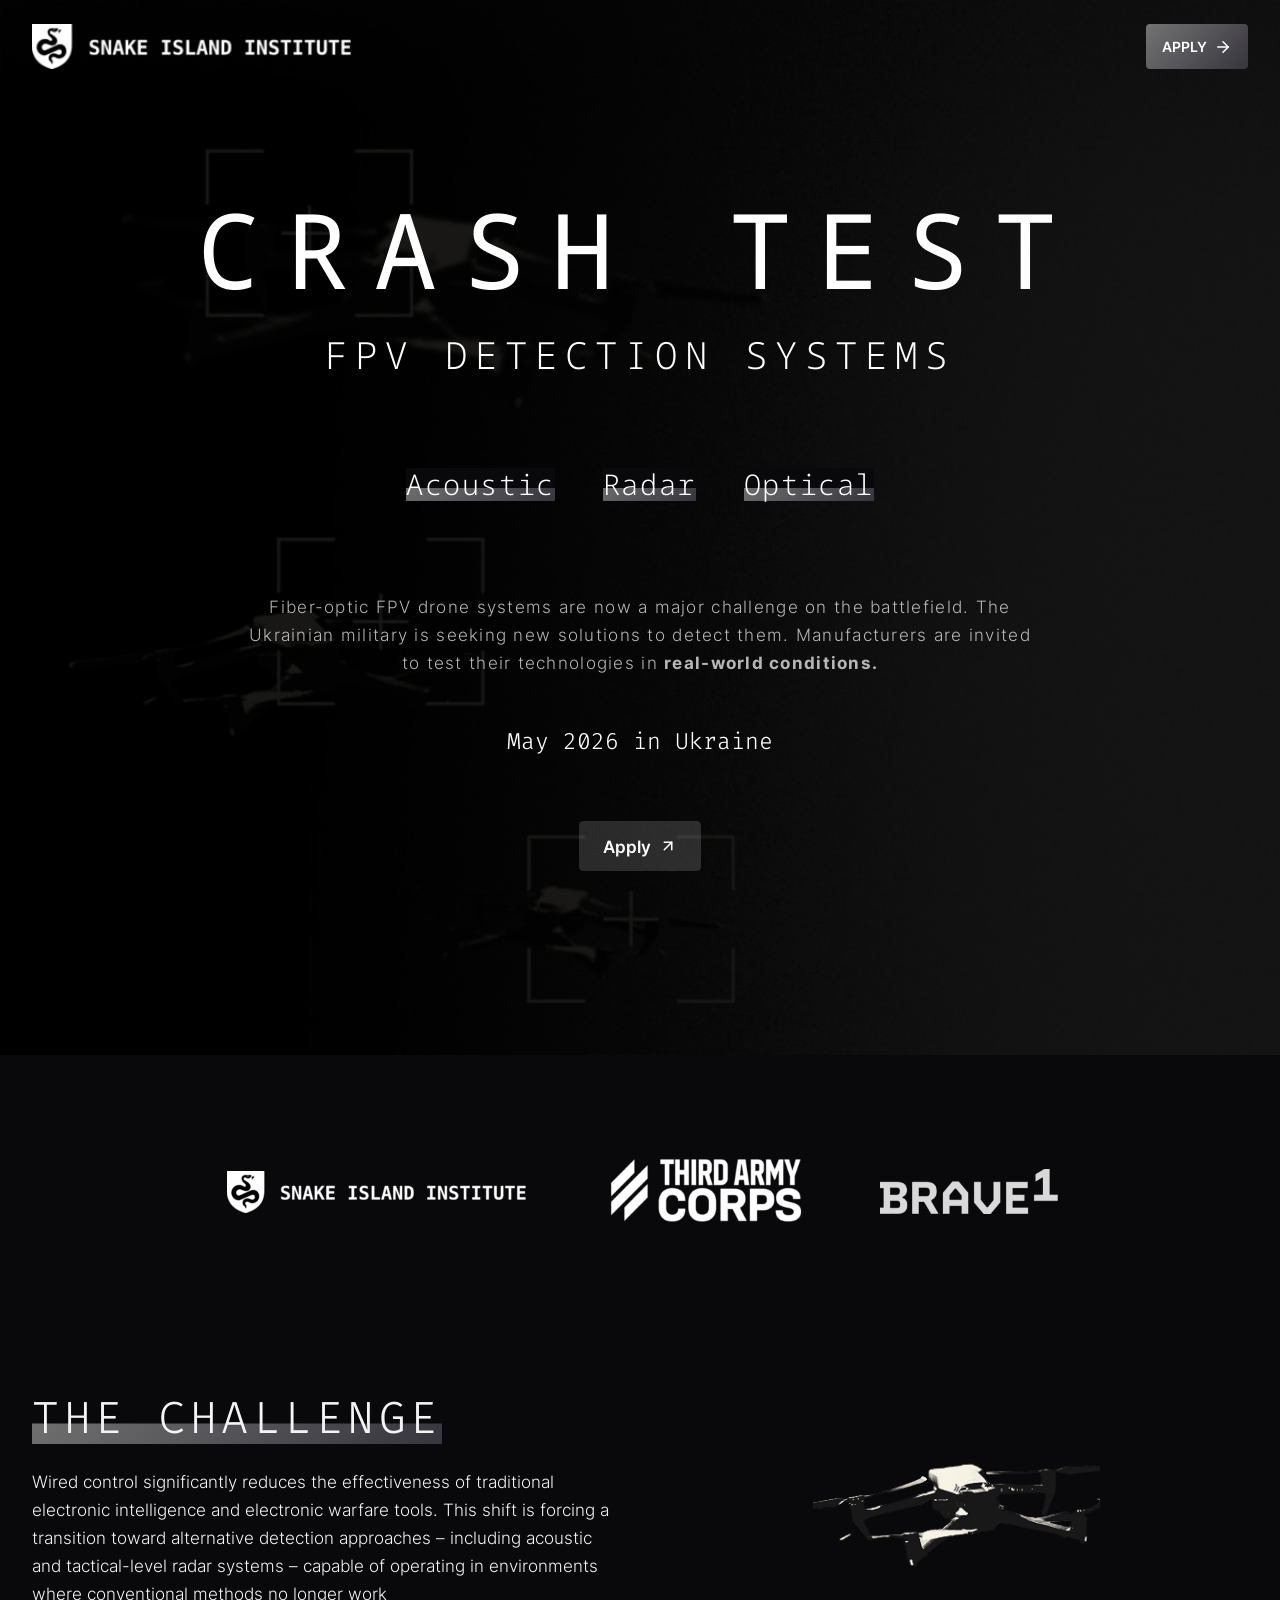
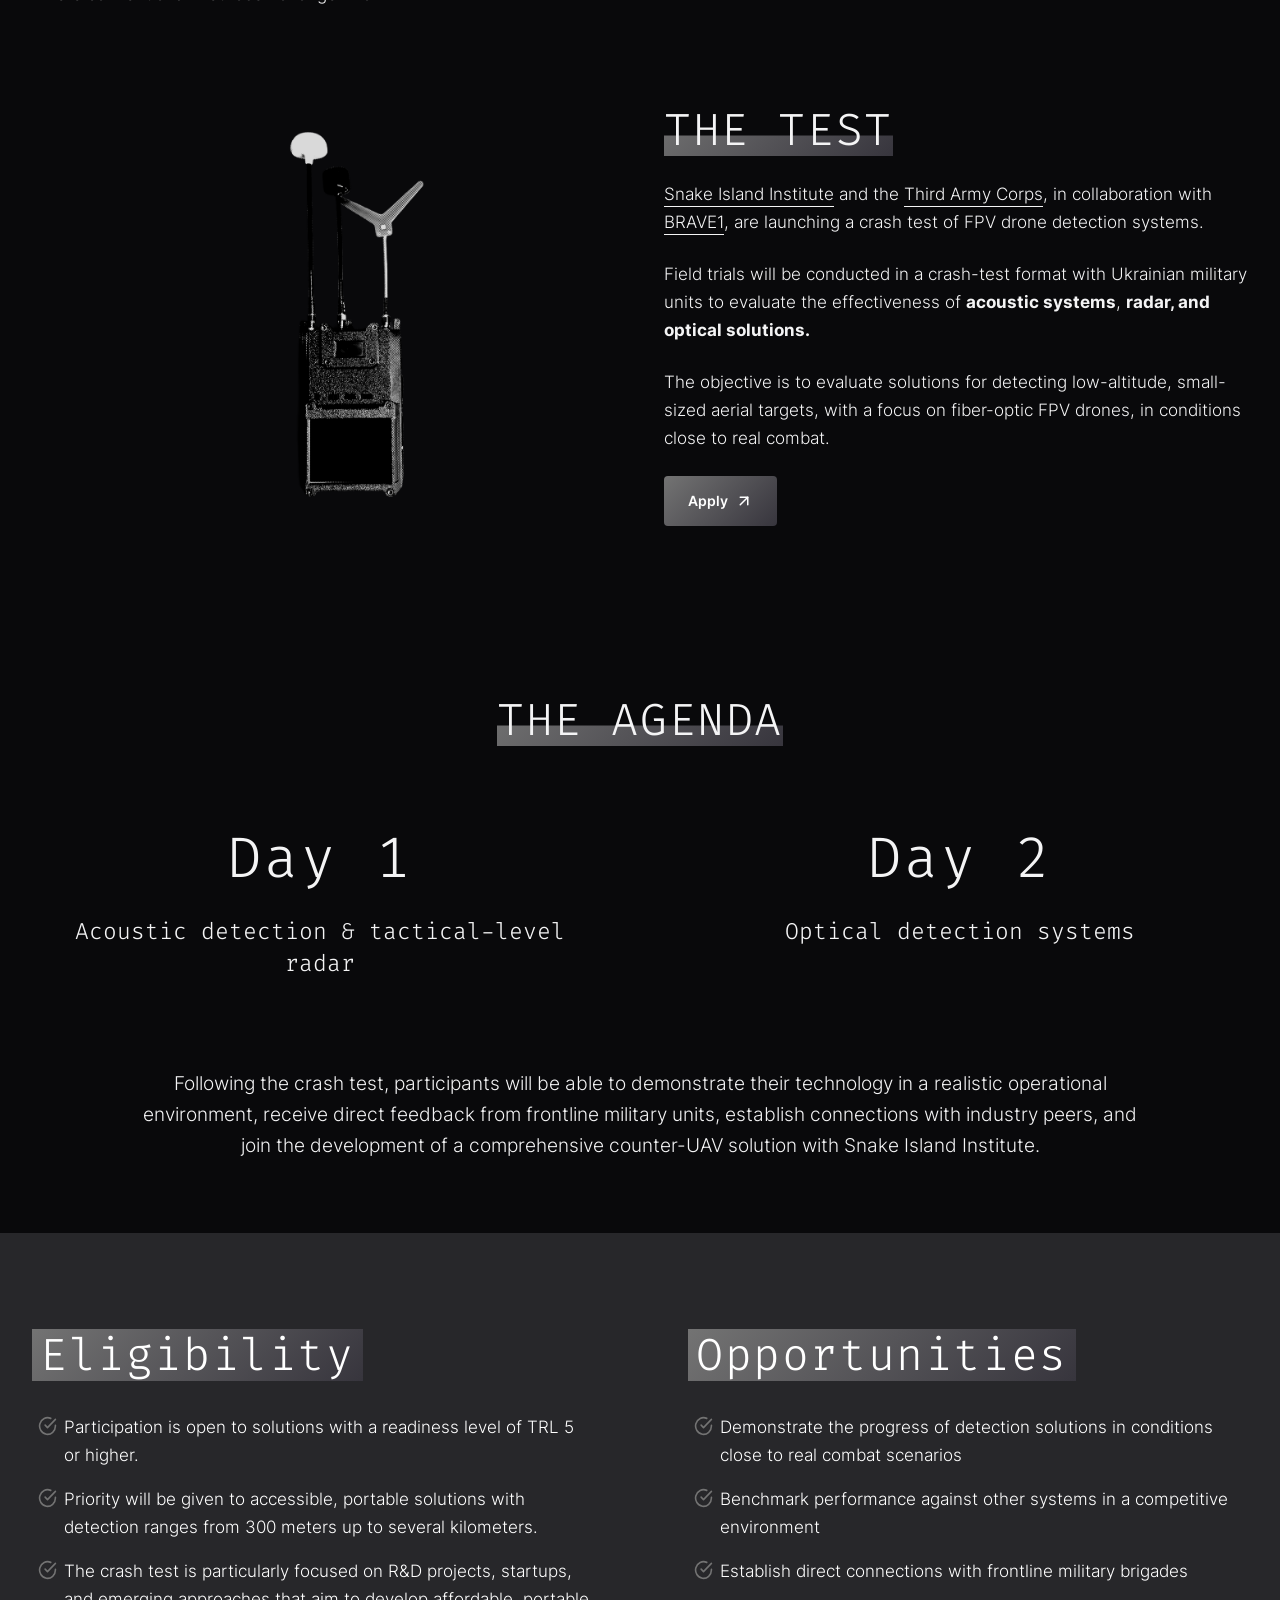
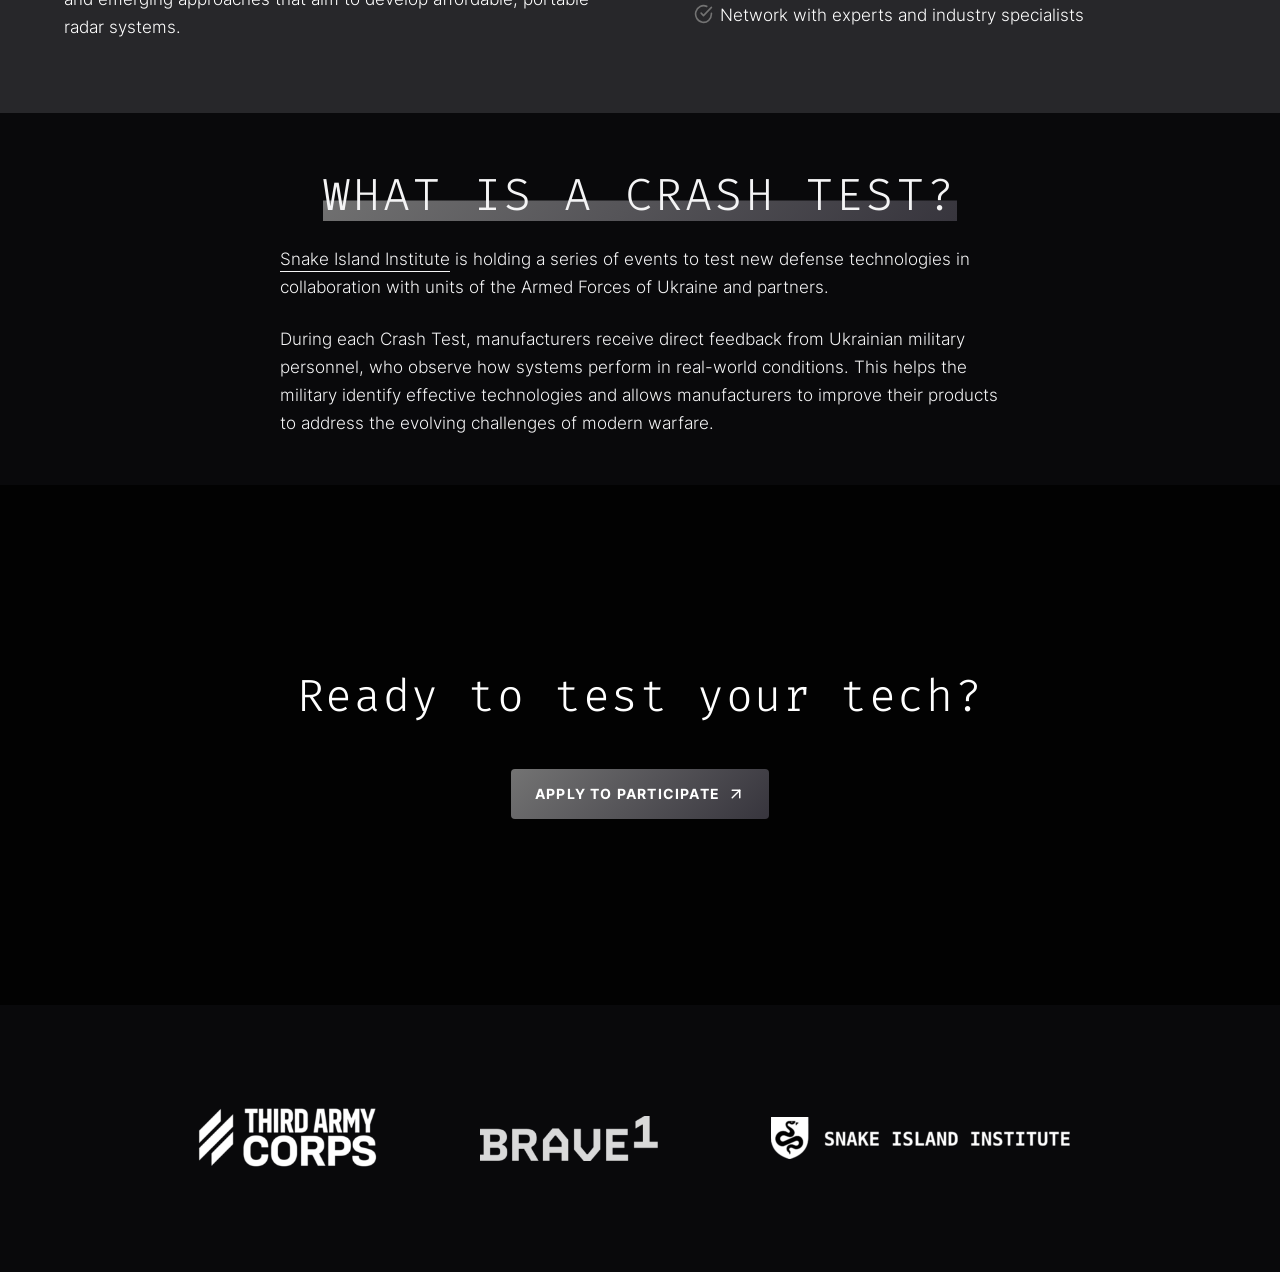
<file: index.html>
<!DOCTYPE html>
<html lang="en-US">
<head><meta charset="UTF-8">
	
	<meta name="viewport" content="width=device-width, initial-scale=1">
<meta name="robots" content="max-image-preview:large">
<title></title>
<link rel="alternate" type="application/rss+xml" title=" » Feed" href="/feed/">
<link rel="alternate" type="application/rss+xml" title=" » Comments Feed" href="/comments/feed/">
<style id="wp-img-auto-sizes-contain-inline-css">
img:is([sizes=auto i],[sizes^="auto," i]){contain-intrinsic-size:3000px 1500px}
/*# sourceURL=wp-img-auto-sizes-contain-inline-css */
</style>
<style id="wp-block-site-logo-inline-css">
.wp-block-site-logo{box-sizing:border-box;line-height:0}.wp-block-site-logo a{display:inline-block;line-height:0}.wp-block-site-logo.is-default-size img{height:auto;width:120px}.wp-block-site-logo img{height:auto;max-width:100%}.wp-block-site-logo a,.wp-block-site-logo img{border-radius:inherit}.wp-block-site-logo.aligncenter{margin-left:auto;margin-right:auto;text-align:center}:root :where(.wp-block-site-logo.is-style-rounded){border-radius:9999px}
/*# sourceURL=/wp-includes/blocks/site-logo/style.min.css */
</style>
<style id="plover-core-site-logo-block-style-inline-css">
.wp-block-site-logo{overflow:hidden}.wp-block-site-logo a,.wp-block-site-logo img{border-radius:inherit}

/*# sourceURL=/wp-content/themes/plover/core/assets/css/blocks/core__site-logo.css */
</style>
<style id="wp-block-group-inline-css">
.wp-block-group{box-sizing:border-box}:where(.wp-block-group.wp-block-group-is-layout-constrained){position:relative}
/*# sourceURL=/wp-includes/blocks/group/style.min.css */
</style>
<style id="wp-block-button-inline-css">
.wp-block-button__link{align-content:center;box-sizing:border-box;cursor:pointer;display:inline-block;height:100%;text-align:center;word-break:break-word}.wp-block-button__link.aligncenter{text-align:center}.wp-block-button__link.alignright{text-align:right}:where(.wp-block-button__link){border-radius:9999px;box-shadow:none;padding:calc(.667em + 2px) calc(1.333em + 2px);text-decoration:none}.wp-block-button[style*=text-decoration] .wp-block-button__link{text-decoration:inherit}.wp-block-buttons>.wp-block-button.has-custom-width{max-width:none}.wp-block-buttons>.wp-block-button.has-custom-width .wp-block-button__link{width:100%}.wp-block-buttons>.wp-block-button.has-custom-font-size .wp-block-button__link{font-size:inherit}.wp-block-buttons>.wp-block-button.wp-block-button__width-25{width:calc(25% - var(--wp--style--block-gap, .5em)*.75)}.wp-block-buttons>.wp-block-button.wp-block-button__width-50{width:calc(50% - var(--wp--style--block-gap, .5em)*.5)}.wp-block-buttons>.wp-block-button.wp-block-button__width-75{width:calc(75% - var(--wp--style--block-gap, .5em)*.25)}.wp-block-buttons>.wp-block-button.wp-block-button__width-100{flex-basis:100%;width:100%}.wp-block-buttons.is-vertical>.wp-block-button.wp-block-button__width-25{width:25%}.wp-block-buttons.is-vertical>.wp-block-button.wp-block-button__width-50{width:50%}.wp-block-buttons.is-vertical>.wp-block-button.wp-block-button__width-75{width:75%}.wp-block-button.is-style-squared,.wp-block-button__link.wp-block-button.is-style-squared{border-radius:0}.wp-block-button.no-border-radius,.wp-block-button__link.no-border-radius{border-radius:0!important}:root :where(.wp-block-button .wp-block-button__link.is-style-outline),:root :where(.wp-block-button.is-style-outline>.wp-block-button__link){border:2px solid;padding:.667em 1.333em}:root :where(.wp-block-button .wp-block-button__link.is-style-outline:not(.has-text-color)),:root :where(.wp-block-button.is-style-outline>.wp-block-button__link:not(.has-text-color)){color:currentColor}:root :where(.wp-block-button .wp-block-button__link.is-style-outline:not(.has-background)),:root :where(.wp-block-button.is-style-outline>.wp-block-button__link:not(.has-background)){background-color:initial;background-image:none}
/*# sourceURL=/wp-includes/blocks/button/style.min.css */
</style>
<style id="wp-block-buttons-inline-css">
.wp-block-buttons{box-sizing:border-box}.wp-block-buttons.is-vertical{flex-direction:column}.wp-block-buttons.is-vertical>.wp-block-button:last-child{margin-bottom:0}.wp-block-buttons>.wp-block-button{display:inline-block;margin:0}.wp-block-buttons.is-content-justification-left{justify-content:flex-start}.wp-block-buttons.is-content-justification-left.is-vertical{align-items:flex-start}.wp-block-buttons.is-content-justification-center{justify-content:center}.wp-block-buttons.is-content-justification-center.is-vertical{align-items:center}.wp-block-buttons.is-content-justification-right{justify-content:flex-end}.wp-block-buttons.is-content-justification-right.is-vertical{align-items:flex-end}.wp-block-buttons.is-content-justification-space-between{justify-content:space-between}.wp-block-buttons.aligncenter{text-align:center}.wp-block-buttons:not(.is-content-justification-space-between,.is-content-justification-right,.is-content-justification-left,.is-content-justification-center) .wp-block-button.aligncenter{margin-left:auto;margin-right:auto;width:100%}.wp-block-buttons[style*=text-decoration] .wp-block-button,.wp-block-buttons[style*=text-decoration] .wp-block-button__link{text-decoration:inherit}.wp-block-buttons.has-custom-font-size .wp-block-button__link{font-size:inherit}.wp-block-buttons .wp-block-button__link{width:100%}.wp-block-button.aligncenter{text-align:center}
/*# sourceURL=/wp-includes/blocks/buttons/style.min.css */
</style>
<style id="wp-block-heading-inline-css">
h1:where(.wp-block-heading).has-background,h2:where(.wp-block-heading).has-background,h3:where(.wp-block-heading).has-background,h4:where(.wp-block-heading).has-background,h5:where(.wp-block-heading).has-background,h6:where(.wp-block-heading).has-background{padding:1.25em 2.375em}h1.has-text-align-left[style*=writing-mode]:where([style*=vertical-lr]),h1.has-text-align-right[style*=writing-mode]:where([style*=vertical-rl]),h2.has-text-align-left[style*=writing-mode]:where([style*=vertical-lr]),h2.has-text-align-right[style*=writing-mode]:where([style*=vertical-rl]),h3.has-text-align-left[style*=writing-mode]:where([style*=vertical-lr]),h3.has-text-align-right[style*=writing-mode]:where([style*=vertical-rl]),h4.has-text-align-left[style*=writing-mode]:where([style*=vertical-lr]),h4.has-text-align-right[style*=writing-mode]:where([style*=vertical-rl]),h5.has-text-align-left[style*=writing-mode]:where([style*=vertical-lr]),h5.has-text-align-right[style*=writing-mode]:where([style*=vertical-rl]),h6.has-text-align-left[style*=writing-mode]:where([style*=vertical-lr]),h6.has-text-align-right[style*=writing-mode]:where([style*=vertical-rl]){rotate:180deg}
/*# sourceURL=/wp-includes/blocks/heading/style.min.css */
</style>
<style id="wp-block-spacer-inline-css">
.wp-block-spacer{clear:both}
/*# sourceURL=/wp-includes/blocks/spacer/style.min.css */
</style>
<style id="wp-block-paragraph-inline-css">
.is-small-text{font-size:.875em}.is-regular-text{font-size:1em}.is-large-text{font-size:2.25em}.is-larger-text{font-size:3em}.has-drop-cap:not(:focus):first-letter{float:left;font-size:8.4em;font-style:normal;font-weight:100;line-height:.68;margin:.05em .1em 0 0;text-transform:uppercase}body.rtl .has-drop-cap:not(:focus):first-letter{float:none;margin-left:.1em}p.has-drop-cap.has-background{overflow:hidden}:root :where(p.has-background){padding:1.25em 2.375em}:where(p.has-text-color:not(.has-link-color)) a{color:inherit}p.has-text-align-left[style*="writing-mode:vertical-lr"],p.has-text-align-right[style*="writing-mode:vertical-rl"]{rotate:180deg}
/*# sourceURL=/wp-includes/blocks/paragraph/style.min.css */
</style>
<style id="wp-block-cover-inline-css">
.wp-block-cover,.wp-block-cover-image{align-items:center;background-position:50%;box-sizing:border-box;display:flex;justify-content:center;min-height:430px;overflow:hidden;overflow:clip;padding:1em;position:relative}.wp-block-cover .has-background-dim:not([class*=-background-color]),.wp-block-cover-image .has-background-dim:not([class*=-background-color]),.wp-block-cover-image.has-background-dim:not([class*=-background-color]),.wp-block-cover.has-background-dim:not([class*=-background-color]){background-color:#000}.wp-block-cover .has-background-dim.has-background-gradient,.wp-block-cover-image .has-background-dim.has-background-gradient{background-color:initial}.wp-block-cover-image.has-background-dim:before,.wp-block-cover.has-background-dim:before{background-color:inherit;content:""}.wp-block-cover .wp-block-cover__background,.wp-block-cover .wp-block-cover__gradient-background,.wp-block-cover-image .wp-block-cover__background,.wp-block-cover-image .wp-block-cover__gradient-background,.wp-block-cover-image.has-background-dim:not(.has-background-gradient):before,.wp-block-cover.has-background-dim:not(.has-background-gradient):before{bottom:0;left:0;opacity:.5;position:absolute;right:0;top:0}.wp-block-cover-image.has-background-dim.has-background-dim-10 .wp-block-cover__background,.wp-block-cover-image.has-background-dim.has-background-dim-10 .wp-block-cover__gradient-background,.wp-block-cover-image.has-background-dim.has-background-dim-10:not(.has-background-gradient):before,.wp-block-cover.has-background-dim.has-background-dim-10 .wp-block-cover__background,.wp-block-cover.has-background-dim.has-background-dim-10 .wp-block-cover__gradient-background,.wp-block-cover.has-background-dim.has-background-dim-10:not(.has-background-gradient):before{opacity:.1}.wp-block-cover-image.has-background-dim.has-background-dim-20 .wp-block-cover__background,.wp-block-cover-image.has-background-dim.has-background-dim-20 .wp-block-cover__gradient-background,.wp-block-cover-image.has-background-dim.has-background-dim-20:not(.has-background-gradient):before,.wp-block-cover.has-background-dim.has-background-dim-20 .wp-block-cover__background,.wp-block-cover.has-background-dim.has-background-dim-20 .wp-block-cover__gradient-background,.wp-block-cover.has-background-dim.has-background-dim-20:not(.has-background-gradient):before{opacity:.2}.wp-block-cover-image.has-background-dim.has-background-dim-30 .wp-block-cover__background,.wp-block-cover-image.has-background-dim.has-background-dim-30 .wp-block-cover__gradient-background,.wp-block-cover-image.has-background-dim.has-background-dim-30:not(.has-background-gradient):before,.wp-block-cover.has-background-dim.has-background-dim-30 .wp-block-cover__background,.wp-block-cover.has-background-dim.has-background-dim-30 .wp-block-cover__gradient-background,.wp-block-cover.has-background-dim.has-background-dim-30:not(.has-background-gradient):before{opacity:.3}.wp-block-cover-image.has-background-dim.has-background-dim-40 .wp-block-cover__background,.wp-block-cover-image.has-background-dim.has-background-dim-40 .wp-block-cover__gradient-background,.wp-block-cover-image.has-background-dim.has-background-dim-40:not(.has-background-gradient):before,.wp-block-cover.has-background-dim.has-background-dim-40 .wp-block-cover__background,.wp-block-cover.has-background-dim.has-background-dim-40 .wp-block-cover__gradient-background,.wp-block-cover.has-background-dim.has-background-dim-40:not(.has-background-gradient):before{opacity:.4}.wp-block-cover-image.has-background-dim.has-background-dim-50 .wp-block-cover__background,.wp-block-cover-image.has-background-dim.has-background-dim-50 .wp-block-cover__gradient-background,.wp-block-cover-image.has-background-dim.has-background-dim-50:not(.has-background-gradient):before,.wp-block-cover.has-background-dim.has-background-dim-50 .wp-block-cover__background,.wp-block-cover.has-background-dim.has-background-dim-50 .wp-block-cover__gradient-background,.wp-block-cover.has-background-dim.has-background-dim-50:not(.has-background-gradient):before{opacity:.5}.wp-block-cover-image.has-background-dim.has-background-dim-60 .wp-block-cover__background,.wp-block-cover-image.has-background-dim.has-background-dim-60 .wp-block-cover__gradient-background,.wp-block-cover-image.has-background-dim.has-background-dim-60:not(.has-background-gradient):before,.wp-block-cover.has-background-dim.has-background-dim-60 .wp-block-cover__background,.wp-block-cover.has-background-dim.has-background-dim-60 .wp-block-cover__gradient-background,.wp-block-cover.has-background-dim.has-background-dim-60:not(.has-background-gradient):before{opacity:.6}.wp-block-cover-image.has-background-dim.has-background-dim-70 .wp-block-cover__background,.wp-block-cover-image.has-background-dim.has-background-dim-70 .wp-block-cover__gradient-background,.wp-block-cover-image.has-background-dim.has-background-dim-70:not(.has-background-gradient):before,.wp-block-cover.has-background-dim.has-background-dim-70 .wp-block-cover__background,.wp-block-cover.has-background-dim.has-background-dim-70 .wp-block-cover__gradient-background,.wp-block-cover.has-background-dim.has-background-dim-70:not(.has-background-gradient):before{opacity:.7}.wp-block-cover-image.has-background-dim.has-background-dim-80 .wp-block-cover__background,.wp-block-cover-image.has-background-dim.has-background-dim-80 .wp-block-cover__gradient-background,.wp-block-cover-image.has-background-dim.has-background-dim-80:not(.has-background-gradient):before,.wp-block-cover.has-background-dim.has-background-dim-80 .wp-block-cover__background,.wp-block-cover.has-background-dim.has-background-dim-80 .wp-block-cover__gradient-background,.wp-block-cover.has-background-dim.has-background-dim-80:not(.has-background-gradient):before{opacity:.8}.wp-block-cover-image.has-background-dim.has-background-dim-90 .wp-block-cover__background,.wp-block-cover-image.has-background-dim.has-background-dim-90 .wp-block-cover__gradient-background,.wp-block-cover-image.has-background-dim.has-background-dim-90:not(.has-background-gradient):before,.wp-block-cover.has-background-dim.has-background-dim-90 .wp-block-cover__background,.wp-block-cover.has-background-dim.has-background-dim-90 .wp-block-cover__gradient-background,.wp-block-cover.has-background-dim.has-background-dim-90:not(.has-background-gradient):before{opacity:.9}.wp-block-cover-image.has-background-dim.has-background-dim-100 .wp-block-cover__background,.wp-block-cover-image.has-background-dim.has-background-dim-100 .wp-block-cover__gradient-background,.wp-block-cover-image.has-background-dim.has-background-dim-100:not(.has-background-gradient):before,.wp-block-cover.has-background-dim.has-background-dim-100 .wp-block-cover__background,.wp-block-cover.has-background-dim.has-background-dim-100 .wp-block-cover__gradient-background,.wp-block-cover.has-background-dim.has-background-dim-100:not(.has-background-gradient):before{opacity:1}.wp-block-cover .wp-block-cover__background.has-background-dim.has-background-dim-0,.wp-block-cover .wp-block-cover__gradient-background.has-background-dim.has-background-dim-0,.wp-block-cover-image .wp-block-cover__background.has-background-dim.has-background-dim-0,.wp-block-cover-image .wp-block-cover__gradient-background.has-background-dim.has-background-dim-0{opacity:0}.wp-block-cover .wp-block-cover__background.has-background-dim.has-background-dim-10,.wp-block-cover .wp-block-cover__gradient-background.has-background-dim.has-background-dim-10,.wp-block-cover-image .wp-block-cover__background.has-background-dim.has-background-dim-10,.wp-block-cover-image .wp-block-cover__gradient-background.has-background-dim.has-background-dim-10{opacity:.1}.wp-block-cover .wp-block-cover__background.has-background-dim.has-background-dim-20,.wp-block-cover .wp-block-cover__gradient-background.has-background-dim.has-background-dim-20,.wp-block-cover-image .wp-block-cover__background.has-background-dim.has-background-dim-20,.wp-block-cover-image .wp-block-cover__gradient-background.has-background-dim.has-background-dim-20{opacity:.2}.wp-block-cover .wp-block-cover__background.has-background-dim.has-background-dim-30,.wp-block-cover .wp-block-cover__gradient-background.has-background-dim.has-background-dim-30,.wp-block-cover-image .wp-block-cover__background.has-background-dim.has-background-dim-30,.wp-block-cover-image .wp-block-cover__gradient-background.has-background-dim.has-background-dim-30{opacity:.3}.wp-block-cover .wp-block-cover__background.has-background-dim.has-background-dim-40,.wp-block-cover .wp-block-cover__gradient-background.has-background-dim.has-background-dim-40,.wp-block-cover-image .wp-block-cover__background.has-background-dim.has-background-dim-40,.wp-block-cover-image .wp-block-cover__gradient-background.has-background-dim.has-background-dim-40{opacity:.4}.wp-block-cover .wp-block-cover__background.has-background-dim.has-background-dim-50,.wp-block-cover .wp-block-cover__gradient-background.has-background-dim.has-background-dim-50,.wp-block-cover-image .wp-block-cover__background.has-background-dim.has-background-dim-50,.wp-block-cover-image .wp-block-cover__gradient-background.has-background-dim.has-background-dim-50{opacity:.5}.wp-block-cover .wp-block-cover__background.has-background-dim.has-background-dim-60,.wp-block-cover .wp-block-cover__gradient-background.has-background-dim.has-background-dim-60,.wp-block-cover-image .wp-block-cover__background.has-background-dim.has-background-dim-60,.wp-block-cover-image .wp-block-cover__gradient-background.has-background-dim.has-background-dim-60{opacity:.6}.wp-block-cover .wp-block-cover__background.has-background-dim.has-background-dim-70,.wp-block-cover .wp-block-cover__gradient-background.has-background-dim.has-background-dim-70,.wp-block-cover-image .wp-block-cover__background.has-background-dim.has-background-dim-70,.wp-block-cover-image .wp-block-cover__gradient-background.has-background-dim.has-background-dim-70{opacity:.7}.wp-block-cover .wp-block-cover__background.has-background-dim.has-background-dim-80,.wp-block-cover .wp-block-cover__gradient-background.has-background-dim.has-background-dim-80,.wp-block-cover-image .wp-block-cover__background.has-background-dim.has-background-dim-80,.wp-block-cover-image .wp-block-cover__gradient-background.has-background-dim.has-background-dim-80{opacity:.8}.wp-block-cover .wp-block-cover__background.has-background-dim.has-background-dim-90,.wp-block-cover .wp-block-cover__gradient-background.has-background-dim.has-background-dim-90,.wp-block-cover-image .wp-block-cover__background.has-background-dim.has-background-dim-90,.wp-block-cover-image .wp-block-cover__gradient-background.has-background-dim.has-background-dim-90{opacity:.9}.wp-block-cover .wp-block-cover__background.has-background-dim.has-background-dim-100,.wp-block-cover .wp-block-cover__gradient-background.has-background-dim.has-background-dim-100,.wp-block-cover-image .wp-block-cover__background.has-background-dim.has-background-dim-100,.wp-block-cover-image .wp-block-cover__gradient-background.has-background-dim.has-background-dim-100{opacity:1}.wp-block-cover-image.alignleft,.wp-block-cover-image.alignright,.wp-block-cover.alignleft,.wp-block-cover.alignright{max-width:420px;width:100%}.wp-block-cover-image.aligncenter,.wp-block-cover-image.alignleft,.wp-block-cover-image.alignright,.wp-block-cover.aligncenter,.wp-block-cover.alignleft,.wp-block-cover.alignright{display:flex}.wp-block-cover .wp-block-cover__inner-container,.wp-block-cover-image .wp-block-cover__inner-container{color:inherit;position:relative;width:100%}.wp-block-cover-image.is-position-top-left,.wp-block-cover.is-position-top-left{align-items:flex-start;justify-content:flex-start}.wp-block-cover-image.is-position-top-center,.wp-block-cover.is-position-top-center{align-items:flex-start;justify-content:center}.wp-block-cover-image.is-position-top-right,.wp-block-cover.is-position-top-right{align-items:flex-start;justify-content:flex-end}.wp-block-cover-image.is-position-center-left,.wp-block-cover.is-position-center-left{align-items:center;justify-content:flex-start}.wp-block-cover-image.is-position-center-center,.wp-block-cover.is-position-center-center{align-items:center;justify-content:center}.wp-block-cover-image.is-position-center-right,.wp-block-cover.is-position-center-right{align-items:center;justify-content:flex-end}.wp-block-cover-image.is-position-bottom-left,.wp-block-cover.is-position-bottom-left{align-items:flex-end;justify-content:flex-start}.wp-block-cover-image.is-position-bottom-center,.wp-block-cover.is-position-bottom-center{align-items:flex-end;justify-content:center}.wp-block-cover-image.is-position-bottom-right,.wp-block-cover.is-position-bottom-right{align-items:flex-end;justify-content:flex-end}.wp-block-cover-image.has-custom-content-position.has-custom-content-position .wp-block-cover__inner-container,.wp-block-cover.has-custom-content-position.has-custom-content-position .wp-block-cover__inner-container{margin:0}.wp-block-cover-image.has-custom-content-position.has-custom-content-position.is-position-bottom-left .wp-block-cover__inner-container,.wp-block-cover-image.has-custom-content-position.has-custom-content-position.is-position-bottom-right .wp-block-cover__inner-container,.wp-block-cover-image.has-custom-content-position.has-custom-content-position.is-position-center-left .wp-block-cover__inner-container,.wp-block-cover-image.has-custom-content-position.has-custom-content-position.is-position-center-right .wp-block-cover__inner-container,.wp-block-cover-image.has-custom-content-position.has-custom-content-position.is-position-top-left .wp-block-cover__inner-container,.wp-block-cover-image.has-custom-content-position.has-custom-content-position.is-position-top-right .wp-block-cover__inner-container,.wp-block-cover.has-custom-content-position.has-custom-content-position.is-position-bottom-left .wp-block-cover__inner-container,.wp-block-cover.has-custom-content-position.has-custom-content-position.is-position-bottom-right .wp-block-cover__inner-container,.wp-block-cover.has-custom-content-position.has-custom-content-position.is-position-center-left .wp-block-cover__inner-container,.wp-block-cover.has-custom-content-position.has-custom-content-position.is-position-center-right .wp-block-cover__inner-container,.wp-block-cover.has-custom-content-position.has-custom-content-position.is-position-top-left .wp-block-cover__inner-container,.wp-block-cover.has-custom-content-position.has-custom-content-position.is-position-top-right .wp-block-cover__inner-container{margin:0;width:auto}.wp-block-cover .wp-block-cover__image-background,.wp-block-cover video.wp-block-cover__video-background,.wp-block-cover-image .wp-block-cover__image-background,.wp-block-cover-image video.wp-block-cover__video-background{border:none;bottom:0;box-shadow:none;height:100%;left:0;margin:0;max-height:none;max-width:none;object-fit:cover;outline:none;padding:0;position:absolute;right:0;top:0;width:100%}.wp-block-cover-image.has-parallax,.wp-block-cover.has-parallax,.wp-block-cover__image-background.has-parallax,video.wp-block-cover__video-background.has-parallax{background-attachment:fixed;background-repeat:no-repeat;background-size:cover}@supports (-webkit-touch-callout:inherit){.wp-block-cover-image.has-parallax,.wp-block-cover.has-parallax,.wp-block-cover__image-background.has-parallax,video.wp-block-cover__video-background.has-parallax{background-attachment:scroll}}@media (prefers-reduced-motion:reduce){.wp-block-cover-image.has-parallax,.wp-block-cover.has-parallax,.wp-block-cover__image-background.has-parallax,video.wp-block-cover__video-background.has-parallax{background-attachment:scroll}}.wp-block-cover-image.is-repeated,.wp-block-cover.is-repeated,.wp-block-cover__image-background.is-repeated,video.wp-block-cover__video-background.is-repeated{background-repeat:repeat;background-size:auto}.wp-block-cover-image-text,.wp-block-cover-image-text a,.wp-block-cover-image-text a:active,.wp-block-cover-image-text a:focus,.wp-block-cover-image-text a:hover,.wp-block-cover-text,.wp-block-cover-text a,.wp-block-cover-text a:active,.wp-block-cover-text a:focus,.wp-block-cover-text a:hover,section.wp-block-cover-image h2,section.wp-block-cover-image h2 a,section.wp-block-cover-image h2 a:active,section.wp-block-cover-image h2 a:focus,section.wp-block-cover-image h2 a:hover{color:#fff}.wp-block-cover-image .wp-block-cover.has-left-content{justify-content:flex-start}.wp-block-cover-image .wp-block-cover.has-right-content{justify-content:flex-end}.wp-block-cover-image.has-left-content .wp-block-cover-image-text,.wp-block-cover.has-left-content .wp-block-cover-text,section.wp-block-cover-image.has-left-content>h2{margin-left:0;text-align:left}.wp-block-cover-image.has-right-content .wp-block-cover-image-text,.wp-block-cover.has-right-content .wp-block-cover-text,section.wp-block-cover-image.has-right-content>h2{margin-right:0;text-align:right}.wp-block-cover .wp-block-cover-text,.wp-block-cover-image .wp-block-cover-image-text,section.wp-block-cover-image>h2{font-size:2em;line-height:1.25;margin-bottom:0;max-width:840px;padding:.44em;text-align:center;z-index:1}:where(.wp-block-cover-image:not(.has-text-color)),:where(.wp-block-cover:not(.has-text-color)){color:#fff}:where(.wp-block-cover-image.is-light:not(.has-text-color)),:where(.wp-block-cover.is-light:not(.has-text-color)){color:#000}:root :where(.wp-block-cover h1:not(.has-text-color)),:root :where(.wp-block-cover h2:not(.has-text-color)),:root :where(.wp-block-cover h3:not(.has-text-color)),:root :where(.wp-block-cover h4:not(.has-text-color)),:root :where(.wp-block-cover h5:not(.has-text-color)),:root :where(.wp-block-cover h6:not(.has-text-color)),:root :where(.wp-block-cover p:not(.has-text-color)){color:inherit}body:not(.editor-styles-wrapper) .wp-block-cover:not(.wp-block-cover:has(.wp-block-cover__background+.wp-block-cover__inner-container)) .wp-block-cover__image-background,body:not(.editor-styles-wrapper) .wp-block-cover:not(.wp-block-cover:has(.wp-block-cover__background+.wp-block-cover__inner-container)) .wp-block-cover__video-background{z-index:0}body:not(.editor-styles-wrapper) .wp-block-cover:not(.wp-block-cover:has(.wp-block-cover__background+.wp-block-cover__inner-container)) .wp-block-cover__background,body:not(.editor-styles-wrapper) .wp-block-cover:not(.wp-block-cover:has(.wp-block-cover__background+.wp-block-cover__inner-container)) .wp-block-cover__gradient-background,body:not(.editor-styles-wrapper) .wp-block-cover:not(.wp-block-cover:has(.wp-block-cover__background+.wp-block-cover__inner-container)) .wp-block-cover__inner-container,body:not(.editor-styles-wrapper) .wp-block-cover:not(.wp-block-cover:has(.wp-block-cover__background+.wp-block-cover__inner-container)).has-background-dim:not(.has-background-gradient):before{z-index:1}.has-modal-open body:not(.editor-styles-wrapper) .wp-block-cover:not(.wp-block-cover:has(.wp-block-cover__background+.wp-block-cover__inner-container)) .wp-block-cover__inner-container{z-index:auto}
/*# sourceURL=/wp-includes/blocks/cover/style.min.css */
</style>
<style id="wp-block-image-inline-css">
.wp-block-image>a,.wp-block-image>figure>a{display:inline-block}.wp-block-image img{box-sizing:border-box;height:auto;max-width:100%;vertical-align:bottom}@media not (prefers-reduced-motion){.wp-block-image img.hide{visibility:hidden}.wp-block-image img.show{animation:show-content-image .4s}}.wp-block-image[style*=border-radius] img,.wp-block-image[style*=border-radius]>a{border-radius:inherit}.wp-block-image.has-custom-border img{box-sizing:border-box}.wp-block-image.aligncenter{text-align:center}.wp-block-image.alignfull>a,.wp-block-image.alignwide>a{width:100%}.wp-block-image.alignfull img,.wp-block-image.alignwide img{height:auto;width:100%}.wp-block-image .aligncenter,.wp-block-image .alignleft,.wp-block-image .alignright,.wp-block-image.aligncenter,.wp-block-image.alignleft,.wp-block-image.alignright{display:table}.wp-block-image .aligncenter>figcaption,.wp-block-image .alignleft>figcaption,.wp-block-image .alignright>figcaption,.wp-block-image.aligncenter>figcaption,.wp-block-image.alignleft>figcaption,.wp-block-image.alignright>figcaption{caption-side:bottom;display:table-caption}.wp-block-image .alignleft{float:left;margin:.5em 1em .5em 0}.wp-block-image .alignright{float:right;margin:.5em 0 .5em 1em}.wp-block-image .aligncenter{margin-left:auto;margin-right:auto}.wp-block-image :where(figcaption){margin-bottom:1em;margin-top:.5em}.wp-block-image.is-style-circle-mask img{border-radius:9999px}@supports ((-webkit-mask-image:none) or (mask-image:none)) or (-webkit-mask-image:none){.wp-block-image.is-style-circle-mask img{border-radius:0;-webkit-mask-image:url('data:image/svg+xml;utf8,<svg viewBox="0 0 100 100" xmlns="http://www.w3.org/2000/svg"><circle cx="50" cy="50" r="50"/></svg>');mask-image:url('data:image/svg+xml;utf8,<svg viewBox="0 0 100 100" xmlns="http://www.w3.org/2000/svg"><circle cx="50" cy="50" r="50"/></svg>');mask-mode:alpha;-webkit-mask-position:center;mask-position:center;-webkit-mask-repeat:no-repeat;mask-repeat:no-repeat;-webkit-mask-size:contain;mask-size:contain}}:root :where(.wp-block-image.is-style-rounded img,.wp-block-image .is-style-rounded img){border-radius:9999px}.wp-block-image figure{margin:0}.wp-lightbox-container{display:flex;flex-direction:column;position:relative}.wp-lightbox-container img{cursor:zoom-in}.wp-lightbox-container img:hover+button{opacity:1}.wp-lightbox-container button{align-items:center;backdrop-filter:blur(16px) saturate(180%);background-color:#5a5a5a40;border:none;border-radius:4px;cursor:zoom-in;display:flex;height:20px;justify-content:center;opacity:0;padding:0;position:absolute;right:16px;text-align:center;top:16px;width:20px;z-index:100}@media not (prefers-reduced-motion){.wp-lightbox-container button{transition:opacity .2s ease}}.wp-lightbox-container button:focus-visible{outline:3px auto #5a5a5a40;outline:3px auto -webkit-focus-ring-color;outline-offset:3px}.wp-lightbox-container button:hover{cursor:pointer;opacity:1}.wp-lightbox-container button:focus{opacity:1}.wp-lightbox-container button:focus,.wp-lightbox-container button:hover,.wp-lightbox-container button:not(:hover):not(:active):not(.has-background){background-color:#5a5a5a40;border:none}.wp-lightbox-overlay{box-sizing:border-box;cursor:zoom-out;height:100vh;left:0;overflow:hidden;position:fixed;top:0;visibility:hidden;width:100%;z-index:100000}.wp-lightbox-overlay .close-button{align-items:center;cursor:pointer;display:flex;justify-content:center;min-height:40px;min-width:40px;padding:0;position:absolute;right:calc(env(safe-area-inset-right) + 16px);top:calc(env(safe-area-inset-top) + 16px);z-index:5000000}.wp-lightbox-overlay .close-button:focus,.wp-lightbox-overlay .close-button:hover,.wp-lightbox-overlay .close-button:not(:hover):not(:active):not(.has-background){background:none;border:none}.wp-lightbox-overlay .lightbox-image-container{height:var(--wp--lightbox-container-height);left:50%;overflow:hidden;position:absolute;top:50%;transform:translate(-50%,-50%);transform-origin:top left;width:var(--wp--lightbox-container-width);z-index:9999999999}.wp-lightbox-overlay .wp-block-image{align-items:center;box-sizing:border-box;display:flex;height:100%;justify-content:center;margin:0;position:relative;transform-origin:0 0;width:100%;z-index:3000000}.wp-lightbox-overlay .wp-block-image img{height:var(--wp--lightbox-image-height);min-height:var(--wp--lightbox-image-height);min-width:var(--wp--lightbox-image-width);width:var(--wp--lightbox-image-width)}.wp-lightbox-overlay .wp-block-image figcaption{display:none}.wp-lightbox-overlay button{background:none;border:none}.wp-lightbox-overlay .scrim{background-color:#fff;height:100%;opacity:.9;position:absolute;width:100%;z-index:2000000}.wp-lightbox-overlay.active{visibility:visible}@media not (prefers-reduced-motion){.wp-lightbox-overlay.active{animation:turn-on-visibility .25s both}.wp-lightbox-overlay.active img{animation:turn-on-visibility .35s both}.wp-lightbox-overlay.show-closing-animation:not(.active){animation:turn-off-visibility .35s both}.wp-lightbox-overlay.show-closing-animation:not(.active) img{animation:turn-off-visibility .25s both}.wp-lightbox-overlay.zoom.active{animation:none;opacity:1;visibility:visible}.wp-lightbox-overlay.zoom.active .lightbox-image-container{animation:lightbox-zoom-in .4s}.wp-lightbox-overlay.zoom.active .lightbox-image-container img{animation:none}.wp-lightbox-overlay.zoom.active .scrim{animation:turn-on-visibility .4s forwards}.wp-lightbox-overlay.zoom.show-closing-animation:not(.active){animation:none}.wp-lightbox-overlay.zoom.show-closing-animation:not(.active) .lightbox-image-container{animation:lightbox-zoom-out .4s}.wp-lightbox-overlay.zoom.show-closing-animation:not(.active) .lightbox-image-container img{animation:none}.wp-lightbox-overlay.zoom.show-closing-animation:not(.active) .scrim{animation:turn-off-visibility .4s forwards}}@keyframes show-content-image{0%{visibility:hidden}99%{visibility:hidden}to{visibility:visible}}@keyframes turn-on-visibility{0%{opacity:0}to{opacity:1}}@keyframes turn-off-visibility{0%{opacity:1;visibility:visible}99%{opacity:0;visibility:visible}to{opacity:0;visibility:hidden}}@keyframes lightbox-zoom-in{0%{transform:translate(calc((-100vw + var(--wp--lightbox-scrollbar-width))/2 + var(--wp--lightbox-initial-left-position)),calc(-50vh + var(--wp--lightbox-initial-top-position))) scale(var(--wp--lightbox-scale))}to{transform:translate(-50%,-50%) scale(1)}}@keyframes lightbox-zoom-out{0%{transform:translate(-50%,-50%) scale(1);visibility:visible}99%{visibility:visible}to{transform:translate(calc((-100vw + var(--wp--lightbox-scrollbar-width))/2 + var(--wp--lightbox-initial-left-position)),calc(-50vh + var(--wp--lightbox-initial-top-position))) scale(var(--wp--lightbox-scale));visibility:hidden}}
/*# sourceURL=/wp-includes/blocks/image/style.min.css */
</style>
<style id="wp-block-columns-inline-css">
.wp-block-columns{box-sizing:border-box;display:flex;flex-wrap:wrap!important}@media (min-width:782px){.wp-block-columns{flex-wrap:nowrap!important}}.wp-block-columns{align-items:normal!important}.wp-block-columns.are-vertically-aligned-top{align-items:flex-start}.wp-block-columns.are-vertically-aligned-center{align-items:center}.wp-block-columns.are-vertically-aligned-bottom{align-items:flex-end}@media (max-width:781px){.wp-block-columns:not(.is-not-stacked-on-mobile)>.wp-block-column{flex-basis:100%!important}}@media (min-width:782px){.wp-block-columns:not(.is-not-stacked-on-mobile)>.wp-block-column{flex-basis:0;flex-grow:1}.wp-block-columns:not(.is-not-stacked-on-mobile)>.wp-block-column[style*=flex-basis]{flex-grow:0}}.wp-block-columns.is-not-stacked-on-mobile{flex-wrap:nowrap!important}.wp-block-columns.is-not-stacked-on-mobile>.wp-block-column{flex-basis:0;flex-grow:1}.wp-block-columns.is-not-stacked-on-mobile>.wp-block-column[style*=flex-basis]{flex-grow:0}:where(.wp-block-columns){margin-bottom:1.75em}:where(.wp-block-columns.has-background){padding:1.25em 2.375em}.wp-block-column{flex-grow:1;min-width:0;overflow-wrap:break-word;word-break:break-word}.wp-block-column.is-vertically-aligned-top{align-self:flex-start}.wp-block-column.is-vertically-aligned-center{align-self:center}.wp-block-column.is-vertically-aligned-bottom{align-self:flex-end}.wp-block-column.is-vertically-aligned-stretch{align-self:stretch}.wp-block-column.is-vertically-aligned-bottom,.wp-block-column.is-vertically-aligned-center,.wp-block-column.is-vertically-aligned-top{width:100%}
/*# sourceURL=/wp-includes/blocks/columns/style.min.css */
</style>
<style id="plover-plover-theme-core/columns-css-inline-css">


/*# sourceURL=/wp-content/themes/plover/assets/css/blocks/core__columns.css */
</style>
<style id="wp-block-list-inline-css">
ol,ul{box-sizing:border-box}:root :where(.wp-block-list.has-background){padding:1.25em 2.375em}
/*# sourceURL=/wp-includes/blocks/list/style.min.css */
</style>
<style id="plover-core-list-block-style-inline-css">
.wp-block-list.is-layout-flex,.wp-block-list.is-layout-flex ul,.wp-block-list.is-layout-flex ol,.wp-block-list,.wp-block-list ul,.wp-block-list ol{display:flex;flex-direction:column;gap:var(--plover--style--block-gap)}.wp-block-list.is-layout-flex>*,.wp-block-list.is-layout-flex ul>*,.wp-block-list.is-layout-flex ol>*,.wp-block-list>*,.wp-block-list ul>*,.wp-block-list ol>*{margin-block-start:0 !important}

/*# sourceURL=/wp-content/themes/plover/core/assets/css/blocks/core__list.css */
</style>
<style id="wp-emoji-styles-inline-css">

	img.wp-smiley, img.emoji {
		display: inline !important;
		border: none !important;
		box-shadow: none !important;
		height: 1em !important;
		width: 1em !important;
		margin: 0 0.07em !important;
		vertical-align: -0.1em !important;
		background: none !important;
		padding: 0 !important;
	}
/*# sourceURL=wp-emoji-styles-inline-css */
</style>
<style id="wp-block-library-inline-css">
:root{--wp-block-synced-color:#7a00df;--wp-block-synced-color--rgb:122,0,223;--wp-bound-block-color:var(--wp-block-synced-color);--wp-editor-canvas-background:#ddd;--wp-admin-theme-color:#007cba;--wp-admin-theme-color--rgb:0,124,186;--wp-admin-theme-color-darker-10:#006ba1;--wp-admin-theme-color-darker-10--rgb:0,107,160.5;--wp-admin-theme-color-darker-20:#005a87;--wp-admin-theme-color-darker-20--rgb:0,90,135;--wp-admin-border-width-focus:2px}@media (min-resolution:192dpi){:root{--wp-admin-border-width-focus:1.5px}}.wp-element-button{cursor:pointer}:root .has-very-light-gray-background-color{background-color:#eee}:root .has-very-dark-gray-background-color{background-color:#313131}:root .has-very-light-gray-color{color:#eee}:root .has-very-dark-gray-color{color:#313131}:root .has-vivid-green-cyan-to-vivid-cyan-blue-gradient-background{background:linear-gradient(135deg,#00d084,#0693e3)}:root .has-purple-crush-gradient-background{background:linear-gradient(135deg,#34e2e4,#4721fb 50%,#ab1dfe)}:root .has-hazy-dawn-gradient-background{background:linear-gradient(135deg,#faaca8,#dad0ec)}:root .has-subdued-olive-gradient-background{background:linear-gradient(135deg,#fafae1,#67a671)}:root .has-atomic-cream-gradient-background{background:linear-gradient(135deg,#fdd79a,#004a59)}:root .has-nightshade-gradient-background{background:linear-gradient(135deg,#330968,#31cdcf)}:root .has-midnight-gradient-background{background:linear-gradient(135deg,#020381,#2874fc)}:root{--wp--preset--font-size--normal:16px;--wp--preset--font-size--huge:42px}.has-regular-font-size{font-size:1em}.has-larger-font-size{font-size:2.625em}.has-normal-font-size{font-size:var(--wp--preset--font-size--normal)}.has-huge-font-size{font-size:var(--wp--preset--font-size--huge)}.has-text-align-center{text-align:center}.has-text-align-left{text-align:left}.has-text-align-right{text-align:right}.has-fit-text{white-space:nowrap!important}#end-resizable-editor-section{display:none}.aligncenter{clear:both}.items-justified-left{justify-content:flex-start}.items-justified-center{justify-content:center}.items-justified-right{justify-content:flex-end}.items-justified-space-between{justify-content:space-between}.screen-reader-text{border:0;clip-path:inset(50%);height:1px;margin:-1px;overflow:hidden;padding:0;position:absolute;width:1px;word-wrap:normal!important}.screen-reader-text:focus{background-color:#ddd;clip-path:none;color:#444;display:block;font-size:1em;height:auto;left:5px;line-height:normal;padding:15px 23px 14px;text-decoration:none;top:5px;width:auto;z-index:100000}html :where(.has-border-color){border-style:solid}html :where([style*=border-top-color]){border-top-style:solid}html :where([style*=border-right-color]){border-right-style:solid}html :where([style*=border-bottom-color]){border-bottom-style:solid}html :where([style*=border-left-color]){border-left-style:solid}html :where([style*=border-width]){border-style:solid}html :where([style*=border-top-width]){border-top-style:solid}html :where([style*=border-right-width]){border-right-style:solid}html :where([style*=border-bottom-width]){border-bottom-style:solid}html :where([style*=border-left-width]){border-left-style:solid}html :where(img[class*=wp-image-]){height:auto;max-width:100%}:where(figure){margin:0 0 1em}html :where(.is-position-sticky){--wp-admin--admin-bar--position-offset:var(--wp-admin--admin-bar--height,0px)}@media screen and (max-width:600px){html :where(.is-position-sticky){--wp-admin--admin-bar--position-offset:0px}}
/*# sourceURL=/wp-includes/css/dist/block-library/common.min.css */
</style>
<style id="global-styles-inline-css">
:root{--wp--preset--aspect-ratio--square: 1;--wp--preset--aspect-ratio--4-3: 4/3;--wp--preset--aspect-ratio--3-4: 3/4;--wp--preset--aspect-ratio--3-2: 3/2;--wp--preset--aspect-ratio--2-3: 2/3;--wp--preset--aspect-ratio--16-9: 16/9;--wp--preset--aspect-ratio--9-16: 9/16;--wp--preset--color--black: #000000;--wp--preset--color--cyan-bluish-gray: #abb8c3;--wp--preset--color--white: #ffffff;--wp--preset--color--pale-pink: #f78da7;--wp--preset--color--vivid-red: #cf2e2e;--wp--preset--color--luminous-vivid-orange: #ff6900;--wp--preset--color--luminous-vivid-amber: #fcb900;--wp--preset--color--light-green-cyan: #7bdcb5;--wp--preset--color--vivid-green-cyan: #00d084;--wp--preset--color--pale-cyan-blue: #8ed1fc;--wp--preset--color--vivid-cyan-blue: #0693e3;--wp--preset--color--vivid-purple: #9b51e0;--wp--preset--color--primary-active: #737373;--wp--preset--color--primary-color: #525252;--wp--preset--color--neutral-950: #09090b;--wp--preset--color--neutral-800: #27272a;--wp--preset--color--neutral-600: #61616a;--wp--preset--color--neutral-400: #ceced5;--wp--preset--color--neutral-200: #f4f4f5;--wp--preset--color--neutral-0: #ffffff;--wp--preset--color--transparent: transparent;--wp--preset--color--current: currentcolor;--wp--preset--color--inherit: inherit;--wp--preset--gradient--vivid-cyan-blue-to-vivid-purple: linear-gradient(135deg,rgb(6,147,227) 0%,rgb(155,81,224) 100%);--wp--preset--gradient--light-green-cyan-to-vivid-green-cyan: linear-gradient(135deg,rgb(122,220,180) 0%,rgb(0,208,130) 100%);--wp--preset--gradient--luminous-vivid-amber-to-luminous-vivid-orange: linear-gradient(135deg,rgb(252,185,0) 0%,rgb(255,105,0) 100%);--wp--preset--gradient--luminous-vivid-orange-to-vivid-red: linear-gradient(135deg,rgb(255,105,0) 0%,rgb(207,46,46) 100%);--wp--preset--gradient--very-light-gray-to-cyan-bluish-gray: linear-gradient(135deg,rgb(238,238,238) 0%,rgb(169,184,195) 100%);--wp--preset--gradient--cool-to-warm-spectrum: linear-gradient(135deg,rgb(74,234,220) 0%,rgb(151,120,209) 20%,rgb(207,42,186) 40%,rgb(238,44,130) 60%,rgb(251,105,98) 80%,rgb(254,248,76) 100%);--wp--preset--gradient--blush-light-purple: linear-gradient(135deg,rgb(255,206,236) 0%,rgb(152,150,240) 100%);--wp--preset--gradient--blush-bordeaux: linear-gradient(135deg,rgb(254,205,165) 0%,rgb(254,45,45) 50%,rgb(107,0,62) 100%);--wp--preset--gradient--luminous-dusk: linear-gradient(135deg,rgb(255,203,112) 0%,rgb(199,81,192) 50%,rgb(65,88,208) 100%);--wp--preset--gradient--pale-ocean: linear-gradient(135deg,rgb(255,245,203) 0%,rgb(182,227,212) 50%,rgb(51,167,181) 100%);--wp--preset--gradient--electric-grass: linear-gradient(135deg,rgb(202,248,128) 0%,rgb(113,206,126) 100%);--wp--preset--gradient--midnight: linear-gradient(135deg,rgb(2,3,129) 0%,rgb(40,116,252) 100%);--wp--preset--gradient--primary: linear-gradient(135deg, #737373 0%, #37353d 100%);--wp--preset--gradient--primary-invert: linear-gradient(135deg, #37353d 0%, #737373 100%);--wp--preset--gradient--background-transparent: linear-gradient(0deg,var(--wp--custom--body--background) 50%,transparent 50%);--wp--preset--gradient--transparent-background: linear-gradient(180deg,var(--wp--custom--body--background) 50%,transparent 50%);--wp--preset--gradient--checkerboard: repeating-conic-gradient(var(--wp--preset--color--neutral-200) 0% 25%, transparent 0% 50%) 50% / 16px 16px;--wp--preset--gradient--grid: conic-gradient(from 90deg at 1px 1px,transparent 90deg,var(--wp--custom--gradient-grid--color,var(--wp--preset--color--neutral-200)) 0) -1px -1px / var(--wp--custom--gradient-grid--size,40px) var(--wp--custom--gradient-grid--size,40px);--wp--preset--font-size--small: 0.875rem;--wp--preset--font-size--medium: clamp(14px, 0.875rem + ((1vw - 3.2px) * 0.469), 20px);--wp--preset--font-size--large: clamp(1rem, 1rem + ((1vw - 0.2rem) * 0.156), 1.125rem);--wp--preset--font-size--x-large: clamp(1.125rem, 1.125rem + ((1vw - 0.2rem) * 0.156), 1.25rem);--wp--preset--font-size--inherit: inherit;--wp--preset--font-size--x-small: 0.75rem;--wp--preset--font-size--base: 1rem;--wp--preset--font-size--2-x-large: clamp(1.25rem, 1.25rem + ((1vw - 0.2rem) * 0.313), 1.5rem);--wp--preset--font-size--3-x-large: clamp(1.5rem, 1.5rem + ((1vw - 0.2rem) * 0.469), 1.875rem);--wp--preset--font-size--4-x-large: clamp(1.875rem, 1.875rem + ((1vw - 0.2rem) * 0.469), 2.25rem);--wp--preset--font-size--5-x-large: clamp(2.25rem, 2.25rem + ((1vw - 0.2rem) * 0.938), 3rem);--wp--preset--font-size--6-x-large: clamp(3rem, 3rem + ((1vw - 0.2rem) * 0.938), 3.75rem);--wp--preset--font-size--7-x-large: clamp(3.75rem, 3.75rem + ((1vw - 0.2rem) * 0.938), 4.5rem);--wp--preset--font-size--8-x-large: clamp(4.5rem, 4.5rem + ((1vw - 0.2rem) * 1.875), 6rem);--wp--preset--font-size--9-x-large: clamp(6rem, 6rem + ((1vw - 0.2rem) * 2.5), 8rem);--wp--preset--font-family--inter: "Inter", sans-serif;--wp--preset--font-family--cardo: Cardo;--wp--preset--font-family--fira-code: "Fira Code", monospace;--wp--preset--font-family--system-sans-serif: -apple-system, BlinkMacSystemFont, avenir next, avenir, segoe ui, helvetica neue, helvetica, Cantarell, Ubuntu, roboto, noto, arial, sans-serif;--wp--preset--font-family--system-serif: Iowan Old Style, Apple Garamond, Baskerville, Times New Roman, Droid Serif, Times, Source Serif Pro, serif, Apple Color Emoji, Segoe UI Emoji, Segoe UI Symbol;--wp--preset--font-family--anonymous-pro: "Anonymous Pro", monospace;--wp--preset--font-family--b-612-mono: "B612 Mono", monospace;--wp--preset--font-family--azeret-mono: "Azeret Mono", monospace;--wp--preset--font-family--doto: Doto, sans-serif;--wp--preset--font-family--fira-mono: "Fira Mono", monospace;--wp--preset--font-family--intel-one-mono: "Intel One Mono", monospace;--wp--preset--font-family--martian-mono: "Martian Mono", monospace;--wp--preset--font-family--montserrat: Montserrat, sans-serif;--wp--preset--font-family--noto-sans-mono: "Noto Sans Mono", sans-serif;--wp--preset--spacing--20: 0.44rem;--wp--preset--spacing--30: 0.67rem;--wp--preset--spacing--40: 1rem;--wp--preset--spacing--50: 1.5rem;--wp--preset--spacing--60: 2.25rem;--wp--preset--spacing--70: 3.38rem;--wp--preset--spacing--80: 5.06rem;--wp--preset--spacing--2-x-small: 0.5rem;--wp--preset--spacing--x-small: 1rem;--wp--preset--spacing--small: 1.5rem;--wp--preset--spacing--medium: 2rem;--wp--preset--spacing--large: 3rem;--wp--preset--spacing--x-large: 4rem;--wp--preset--spacing--2-x-large: 6rem;--wp--preset--shadow--natural: 6px 6px 9px rgba(0, 0, 0, 0.2);--wp--preset--shadow--deep: 12px 12px 50px rgba(0, 0, 0, 0.4);--wp--preset--shadow--sharp: 6px 6px 0px rgba(0, 0, 0, 0.2);--wp--preset--shadow--outlined: 6px 6px 0px -3px rgb(255, 255, 255), 6px 6px rgb(0, 0, 0);--wp--preset--shadow--crisp: 6px 6px 0px rgb(0, 0, 0);--wp--custom--font-family--body: var(--wp--preset--font-family--inter);--wp--custom--font-family--heading: var(--wp--preset--font-family--cardo);--wp--custom--font-family--mono: var(--wp--preset--font-family--fira-code);--wp--custom--color--body: var(--wp--preset--color--neutral-0);--wp--custom--color--heading: var(--wp--preset--color--neutral-950);--wp--custom--color--text: var(--wp--preset--color--neutral-800);--wp--custom--color--primary: var(--wp--preset--color--primary-color);--wp--custom--color--active: var(--wp--preset--color--primary-active);--wp--custom--font-size--body: var(--wp--preset--font-size--large);--wp--custom--font-size--h-1: var(--wp--preset--font-size--6-x-large);--wp--custom--font-size--h-2: var(--wp--preset--font-size--5-x-large);--wp--custom--font-size--h-3: var(--wp--preset--font-size--4-x-large);--wp--custom--font-size--h-4: var(--wp--preset--font-size--3-x-large);--wp--custom--font-size--h-5: var(--wp--preset--font-size--2-x-large);--wp--custom--font-size--h-6: var(--wp--preset--font-size--large);--wp--custom--border--color: var(--wp--preset--color--neutral-400);--wp--custom--border--style: solid;--wp--custom--border--width: 1px;--wp--custom--border-radius--global: 1rem;--wp--custom--border-radius--none: 0px;--wp--custom--border-radius--small: 0.125rem;--wp--custom--border-radius--rounded: 0.25rem;--wp--custom--border-radius--medium: 0.375rem;--wp--custom--border-radius--large: 0.5rem;--wp--custom--border-radius--x-large: 0.75rem;--wp--custom--border-radius--2-x-large: 1rem;--wp--custom--border-radius--3-x-large: 1.5rem;--wp--custom--border-radius--full: 9999px;--wp--custom--font-weight--black: 900;--wp--custom--font-weight--extra-bold: 800;--wp--custom--font-weight--bold: 700;--wp--custom--font-weight--semi-bold: 600;--wp--custom--font-weight--medium: 500;--wp--custom--font-weight--regular: 400;--wp--custom--font-weight--light: 300;--wp--custom--font-weight--extra-light: 200;--wp--custom--font-weight--thin: 100;--wp--custom--transition: all ease-in 0.15s;--wp--custom--elements--link--text-underline-offset: 0.35em;--wp--custom--elements--link--text-decoration: underline solid 0.08em;--wp--custom--elements--link--hover--text-underline-offset: 0.35em;--wp--custom--elements--link--hover--text-decoration: underline dashed 0.08em;--wp--custom--elements--label--typography--font-size: var(--wp--preset--font-size--small);--wp--custom--elements--checkbox--border-width: 1px;--wp--custom--elements--checkbox--background: var(--wp--preset--color--neutral-200);--wp--custom--elements--input--padding--top: 0.65rem;--wp--custom--elements--input--padding--bottom: 0.65rem;--wp--custom--elements--input--padding--left: 1rem;--wp--custom--elements--input--padding--right: 1rem;--wp--custom--elements--input--border-width: 0;--wp--custom--elements--input--background: var(--wp--preset--color--neutral-200);--wp--custom--elements--input--focus--background: var(--wp--preset--color--neutral-200);--wp--custom--elements--input--focus--border-color: var(--wp--custom--color--primary);--wp--custom--elements--button--color--background: var(--wp--preset--gradient--primary);--wp--custom--elements--button--hover--color--background: var(--wp--preset--gradient--primary);--wp--custom--header--z-index: 2;--wp--custom--text-shadow--solid: 0.1em 0.1em 0 rgba(0,0,0,0.25);--wp--custom--text-shadow--vintage-newspaper: 0.05em 0.03em 0px #ffffff, 0.12em 0.1em 0px rgba(0, 0, 0, 0.5);--wp--custom--text-shadow--glowing: 0 0 0.2em rgba(245,232,54,0.7);--wp--custom--drop-shadow--small: drop-shadow(0 1px 1px rgba(0,0,0,0.05));--wp--custom--drop-shadow--base: drop-shadow(0 1px 2px rgba(0,0,0,0.1)) drop-shadow(0 1px 1px rgba(0,0,0,0.06));--wp--custom--drop-shadow--medium: drop-shadow(0 4px 3px rgba(0,0,0,0.07)) drop-shadow(0 2px 2px rgba(0,0,0,0.06));--wp--custom--drop-shadow--large: drop-shadow(0 10px 8px rgba(0,0,0,0.04)) drop-shadow(0 4px 3px rgba(0,0,0,0.1));--wp--custom--drop-shadow--x-large: drop-shadow(0 20px 13px rgba(0,0,0,0.03)) drop-shadow(0 8px 5px rgba(0,0,0,0.08));--wp--custom--drop-shadow--xx-large: drop-shadow(0 25px 25px rgba(0,0,0,0.15));--wp--custom--box-shadow--small: 0 1px 2px 0 rgba(0,0,0,0.05);--wp--custom--box-shadow--base: 0 1px 3px 0 rgba(0,0,0,0.1), 0 1px 2px -1px rgba(0,0,0,0.1);--wp--custom--box-shadow--medium: 0 4px 6px -1px rgba(0,0,0,0.1), 0 2px 4px -2px rgba(0,0,0,0.1);--wp--custom--box-shadow--large: 0 10px 15px -3px rgba(0,0,0,0.1), 0 4px 6px -4px rgba(0,0,0,0.1);--wp--custom--box-shadow--x-large: 0 20px 25px -5px rgba(0,0,0,0.1), 0 8px 10px -6px rgba(0,0,0,0.1);--wp--custom--box-shadow--xx-large: 0 25px 50px -12px rgba(0,0,0,0.25);--wp--custom--box-shadow--inner: inset 0 2px 4px 0 rgba(0,0,0,0.05);}:root { --wp--style--global--content-size: min(calc(100% - var(--wp--preset--spacing--xl,4rem)), 720px);--wp--style--global--wide-size: min(calc(100% - var(--wp--preset--spacing--xl,4rem)), 1280px); }:where(body) { margin: 0; }.wp-site-blocks { padding-top: var(--wp--style--root--padding-top); padding-bottom: var(--wp--style--root--padding-bottom); }.has-global-padding { padding-right: var(--wp--style--root--padding-right); padding-left: var(--wp--style--root--padding-left); }.has-global-padding > .alignfull { margin-right: calc(var(--wp--style--root--padding-right) * -1); margin-left: calc(var(--wp--style--root--padding-left) * -1); }.has-global-padding :where(:not(.alignfull.is-layout-flow) > .has-global-padding:not(.wp-block-block, .alignfull)) { padding-right: 0; padding-left: 0; }.has-global-padding :where(:not(.alignfull.is-layout-flow) > .has-global-padding:not(.wp-block-block, .alignfull)) > .alignfull { margin-left: 0; margin-right: 0; }.wp-site-blocks > .alignleft { float: left; margin-right: 2em; }.wp-site-blocks > .alignright { float: right; margin-left: 2em; }.wp-site-blocks > .aligncenter { justify-content: center; margin-left: auto; margin-right: auto; }:where(.wp-site-blocks) > * { margin-block-start: var(--wp--preset--spacing--small); margin-block-end: 0; }:where(.wp-site-blocks) > :first-child { margin-block-start: 0; }:where(.wp-site-blocks) > :last-child { margin-block-end: 0; }:root { --wp--style--block-gap: var(--wp--preset--spacing--small); }:root :where(.is-layout-flow) > :first-child{margin-block-start: 0;}:root :where(.is-layout-flow) > :last-child{margin-block-end: 0;}:root :where(.is-layout-flow) > *{margin-block-start: var(--wp--preset--spacing--small);margin-block-end: 0;}:root :where(.is-layout-constrained) > :first-child{margin-block-start: 0;}:root :where(.is-layout-constrained) > :last-child{margin-block-end: 0;}:root :where(.is-layout-constrained) > *{margin-block-start: var(--wp--preset--spacing--small);margin-block-end: 0;}:root :where(.is-layout-flex){gap: var(--wp--preset--spacing--small);}:root :where(.is-layout-grid){gap: var(--wp--preset--spacing--small);}.is-layout-flow > .alignleft{float: left;margin-inline-start: 0;margin-inline-end: 2em;}.is-layout-flow > .alignright{float: right;margin-inline-start: 2em;margin-inline-end: 0;}.is-layout-flow > .aligncenter{margin-left: auto !important;margin-right: auto !important;}.is-layout-constrained > .alignleft{float: left;margin-inline-start: 0;margin-inline-end: 2em;}.is-layout-constrained > .alignright{float: right;margin-inline-start: 2em;margin-inline-end: 0;}.is-layout-constrained > .aligncenter{margin-left: auto !important;margin-right: auto !important;}.is-layout-constrained > :where(:not(.alignleft):not(.alignright):not(.alignfull)){max-width: var(--wp--style--global--content-size);margin-left: auto !important;margin-right: auto !important;}.is-layout-constrained > .alignwide{max-width: var(--wp--style--global--wide-size);}body .is-layout-flex{display: flex;}.is-layout-flex{flex-wrap: wrap;align-items: center;}.is-layout-flex > :is(*, div){margin: 0;}body .is-layout-grid{display: grid;}.is-layout-grid > :is(*, div){margin: 0;}body{background-color: var(--wp--custom--color--body);color: var(--wp--custom--color--text);font-family: var(--wp--preset--font-family--inter);font-size: var(--wp--custom--font-size--body);font-style: normal;font-weight: 300;line-height: 1.6;--wp--style--root--padding-top: 0px;--wp--style--root--padding-right: 0px;--wp--style--root--padding-bottom: 0px;--wp--style--root--padding-left: 0px;}a:where(:not(.wp-element-button)){color: inherit;font-family: var(--wp--preset--font-family--inter);text-decoration: var(--wp--custom--elements--link--text-decoration);}:root :where(a:where(:not(.wp-element-button)):hover){color: var(--wp--custom--color--primary);text-decoration: var(--wp--custom--elements--link--hover--text-decoration);}:root :where(a:where(:not(.wp-element-button)):focus){color: var(--wp--custom--color--primary);text-decoration: var(--wp--custom--elements--link--hover--text-decoration);}h1, h2, h3, h4, h5, h6{font-family: var(--wp--preset--font-family--fira-code);font-style: normal;font-weight: 300;line-height: 1.4;}h1{font-size: var(--wp--custom--font-size--h-1);line-height: 1.15;}h2{font-size: var(--wp--custom--font-size--h-2);line-height: 1.15;}h3{font-size: var(--wp--custom--font-size--h-3);}h4{font-size: var(--wp--custom--font-size--h-4);}h5{font-size: var(--wp--custom--font-size--h-5);}h6{font-size: var(--wp--custom--font-size--h-6);}:root :where(.wp-element-button, .wp-block-button__link){background-color: var(--wp--custom--elements--button--color--background, var(--wp--custom--color--primary, currentColor));border-width: 0;color: #fff;font-family: var(--wp--preset--font-family--inter);font-size: inherit;font-style: inherit;font-weight: 300;letter-spacing: inherit;line-height: inherit;padding-top: calc(0.667em + 2px);padding-right: calc(1.333em + 2px);padding-bottom: calc(0.667em + 2px);padding-left: calc(1.333em + 2px);text-decoration: none;text-transform: inherit;}:root :where(.wp-element-caption, .wp-block-audio figcaption, .wp-block-embed figcaption, .wp-block-gallery figcaption, .wp-block-image figcaption, .wp-block-table figcaption, .wp-block-video figcaption){font-family: var(--wp--preset--font-family--fira-code);}.has-black-color{color: var(--wp--preset--color--black) !important;}.has-cyan-bluish-gray-color{color: var(--wp--preset--color--cyan-bluish-gray) !important;}.has-white-color{color: var(--wp--preset--color--white) !important;}.has-pale-pink-color{color: var(--wp--preset--color--pale-pink) !important;}.has-vivid-red-color{color: var(--wp--preset--color--vivid-red) !important;}.has-luminous-vivid-orange-color{color: var(--wp--preset--color--luminous-vivid-orange) !important;}.has-luminous-vivid-amber-color{color: var(--wp--preset--color--luminous-vivid-amber) !important;}.has-light-green-cyan-color{color: var(--wp--preset--color--light-green-cyan) !important;}.has-vivid-green-cyan-color{color: var(--wp--preset--color--vivid-green-cyan) !important;}.has-pale-cyan-blue-color{color: var(--wp--preset--color--pale-cyan-blue) !important;}.has-vivid-cyan-blue-color{color: var(--wp--preset--color--vivid-cyan-blue) !important;}.has-vivid-purple-color{color: var(--wp--preset--color--vivid-purple) !important;}.has-primary-active-color{color: var(--wp--preset--color--primary-active) !important;}.has-primary-color-color{color: var(--wp--preset--color--primary-color) !important;}.has-neutral-950-color{color: var(--wp--preset--color--neutral-950) !important;}.has-neutral-800-color{color: var(--wp--preset--color--neutral-800) !important;}.has-neutral-600-color{color: var(--wp--preset--color--neutral-600) !important;}.has-neutral-400-color{color: var(--wp--preset--color--neutral-400) !important;}.has-neutral-200-color{color: var(--wp--preset--color--neutral-200) !important;}.has-neutral-0-color{color: var(--wp--preset--color--neutral-0) !important;}.has-transparent-color{color: var(--wp--preset--color--transparent) !important;}.has-current-color{color: var(--wp--preset--color--current) !important;}.has-inherit-color{color: var(--wp--preset--color--inherit) !important;}.has-black-background-color{background-color: var(--wp--preset--color--black) !important;}.has-cyan-bluish-gray-background-color{background-color: var(--wp--preset--color--cyan-bluish-gray) !important;}.has-white-background-color{background-color: var(--wp--preset--color--white) !important;}.has-pale-pink-background-color{background-color: var(--wp--preset--color--pale-pink) !important;}.has-vivid-red-background-color{background-color: var(--wp--preset--color--vivid-red) !important;}.has-luminous-vivid-orange-background-color{background-color: var(--wp--preset--color--luminous-vivid-orange) !important;}.has-luminous-vivid-amber-background-color{background-color: var(--wp--preset--color--luminous-vivid-amber) !important;}.has-light-green-cyan-background-color{background-color: var(--wp--preset--color--light-green-cyan) !important;}.has-vivid-green-cyan-background-color{background-color: var(--wp--preset--color--vivid-green-cyan) !important;}.has-pale-cyan-blue-background-color{background-color: var(--wp--preset--color--pale-cyan-blue) !important;}.has-vivid-cyan-blue-background-color{background-color: var(--wp--preset--color--vivid-cyan-blue) !important;}.has-vivid-purple-background-color{background-color: var(--wp--preset--color--vivid-purple) !important;}.has-primary-active-background-color{background-color: var(--wp--preset--color--primary-active) !important;}.has-primary-color-background-color{background-color: var(--wp--preset--color--primary-color) !important;}.has-neutral-950-background-color{background-color: var(--wp--preset--color--neutral-950) !important;}.has-neutral-800-background-color{background-color: var(--wp--preset--color--neutral-800) !important;}.has-neutral-600-background-color{background-color: var(--wp--preset--color--neutral-600) !important;}.has-neutral-400-background-color{background-color: var(--wp--preset--color--neutral-400) !important;}.has-neutral-200-background-color{background-color: var(--wp--preset--color--neutral-200) !important;}.has-neutral-0-background-color{background-color: var(--wp--preset--color--neutral-0) !important;}.has-transparent-background-color{background-color: var(--wp--preset--color--transparent) !important;}.has-current-background-color{background-color: var(--wp--preset--color--current) !important;}.has-inherit-background-color{background-color: var(--wp--preset--color--inherit) !important;}.has-black-border-color{border-color: var(--wp--preset--color--black) !important;}.has-cyan-bluish-gray-border-color{border-color: var(--wp--preset--color--cyan-bluish-gray) !important;}.has-white-border-color{border-color: var(--wp--preset--color--white) !important;}.has-pale-pink-border-color{border-color: var(--wp--preset--color--pale-pink) !important;}.has-vivid-red-border-color{border-color: var(--wp--preset--color--vivid-red) !important;}.has-luminous-vivid-orange-border-color{border-color: var(--wp--preset--color--luminous-vivid-orange) !important;}.has-luminous-vivid-amber-border-color{border-color: var(--wp--preset--color--luminous-vivid-amber) !important;}.has-light-green-cyan-border-color{border-color: var(--wp--preset--color--light-green-cyan) !important;}.has-vivid-green-cyan-border-color{border-color: var(--wp--preset--color--vivid-green-cyan) !important;}.has-pale-cyan-blue-border-color{border-color: var(--wp--preset--color--pale-cyan-blue) !important;}.has-vivid-cyan-blue-border-color{border-color: var(--wp--preset--color--vivid-cyan-blue) !important;}.has-vivid-purple-border-color{border-color: var(--wp--preset--color--vivid-purple) !important;}.has-primary-active-border-color{border-color: var(--wp--preset--color--primary-active) !important;}.has-primary-color-border-color{border-color: var(--wp--preset--color--primary-color) !important;}.has-neutral-950-border-color{border-color: var(--wp--preset--color--neutral-950) !important;}.has-neutral-800-border-color{border-color: var(--wp--preset--color--neutral-800) !important;}.has-neutral-600-border-color{border-color: var(--wp--preset--color--neutral-600) !important;}.has-neutral-400-border-color{border-color: var(--wp--preset--color--neutral-400) !important;}.has-neutral-200-border-color{border-color: var(--wp--preset--color--neutral-200) !important;}.has-neutral-0-border-color{border-color: var(--wp--preset--color--neutral-0) !important;}.has-transparent-border-color{border-color: var(--wp--preset--color--transparent) !important;}.has-current-border-color{border-color: var(--wp--preset--color--current) !important;}.has-inherit-border-color{border-color: var(--wp--preset--color--inherit) !important;}.has-vivid-cyan-blue-to-vivid-purple-gradient-background{background: var(--wp--preset--gradient--vivid-cyan-blue-to-vivid-purple) !important;}.has-light-green-cyan-to-vivid-green-cyan-gradient-background{background: var(--wp--preset--gradient--light-green-cyan-to-vivid-green-cyan) !important;}.has-luminous-vivid-amber-to-luminous-vivid-orange-gradient-background{background: var(--wp--preset--gradient--luminous-vivid-amber-to-luminous-vivid-orange) !important;}.has-luminous-vivid-orange-to-vivid-red-gradient-background{background: var(--wp--preset--gradient--luminous-vivid-orange-to-vivid-red) !important;}.has-very-light-gray-to-cyan-bluish-gray-gradient-background{background: var(--wp--preset--gradient--very-light-gray-to-cyan-bluish-gray) !important;}.has-cool-to-warm-spectrum-gradient-background{background: var(--wp--preset--gradient--cool-to-warm-spectrum) !important;}.has-blush-light-purple-gradient-background{background: var(--wp--preset--gradient--blush-light-purple) !important;}.has-blush-bordeaux-gradient-background{background: var(--wp--preset--gradient--blush-bordeaux) !important;}.has-luminous-dusk-gradient-background{background: var(--wp--preset--gradient--luminous-dusk) !important;}.has-pale-ocean-gradient-background{background: var(--wp--preset--gradient--pale-ocean) !important;}.has-electric-grass-gradient-background{background: var(--wp--preset--gradient--electric-grass) !important;}.has-midnight-gradient-background{background: var(--wp--preset--gradient--midnight) !important;}.has-primary-gradient-background{background: var(--wp--preset--gradient--primary) !important;}.has-primary-invert-gradient-background{background: var(--wp--preset--gradient--primary-invert) !important;}.has-background-transparent-gradient-background{background: var(--wp--preset--gradient--background-transparent) !important;}.has-transparent-background-gradient-background{background: var(--wp--preset--gradient--transparent-background) !important;}.has-checkerboard-gradient-background{background: var(--wp--preset--gradient--checkerboard) !important;}.has-grid-gradient-background{background: var(--wp--preset--gradient--grid) !important;}.has-small-font-size{font-size: var(--wp--preset--font-size--small) !important;}.has-medium-font-size{font-size: var(--wp--preset--font-size--medium) !important;}.has-large-font-size{font-size: var(--wp--preset--font-size--large) !important;}.has-x-large-font-size{font-size: var(--wp--preset--font-size--x-large) !important;}.has-inherit-font-size{font-size: var(--wp--preset--font-size--inherit) !important;}.has-x-small-font-size{font-size: var(--wp--preset--font-size--x-small) !important;}.has-base-font-size{font-size: var(--wp--preset--font-size--base) !important;}.has-2-x-large-font-size{font-size: var(--wp--preset--font-size--2-x-large) !important;}.has-3-x-large-font-size{font-size: var(--wp--preset--font-size--3-x-large) !important;}.has-4-x-large-font-size{font-size: var(--wp--preset--font-size--4-x-large) !important;}.has-5-x-large-font-size{font-size: var(--wp--preset--font-size--5-x-large) !important;}.has-6-x-large-font-size{font-size: var(--wp--preset--font-size--6-x-large) !important;}.has-7-x-large-font-size{font-size: var(--wp--preset--font-size--7-x-large) !important;}.has-8-x-large-font-size{font-size: var(--wp--preset--font-size--8-x-large) !important;}.has-9-x-large-font-size{font-size: var(--wp--preset--font-size--9-x-large) !important;}.has-inter-font-family{font-family: var(--wp--preset--font-family--inter) !important;}.has-cardo-font-family{font-family: var(--wp--preset--font-family--cardo) !important;}.has-fira-code-font-family{font-family: var(--wp--preset--font-family--fira-code) !important;}.has-system-sans-serif-font-family{font-family: var(--wp--preset--font-family--system-sans-serif) !important;}.has-system-serif-font-family{font-family: var(--wp--preset--font-family--system-serif) !important;}.has-anonymous-pro-font-family{font-family: var(--wp--preset--font-family--anonymous-pro) !important;}.has-b-612-mono-font-family{font-family: var(--wp--preset--font-family--b-612-mono) !important;}.has-azeret-mono-font-family{font-family: var(--wp--preset--font-family--azeret-mono) !important;}.has-doto-font-family{font-family: var(--wp--preset--font-family--doto) !important;}.has-fira-mono-font-family{font-family: var(--wp--preset--font-family--fira-mono) !important;}.has-intel-one-mono-font-family{font-family: var(--wp--preset--font-family--intel-one-mono) !important;}.has-martian-mono-font-family{font-family: var(--wp--preset--font-family--martian-mono) !important;}.has-montserrat-font-family{font-family: var(--wp--preset--font-family--montserrat) !important;}.has-noto-sans-mono-font-family{font-family: var(--wp--preset--font-family--noto-sans-mono) !important;}@media (max-width: 768px) {
  .site-header .wp-block-site-logo,
  .site-header .wp-block-site-logo a {
    flex-shrink: 0;
  }

  .site-header .wp-block-site-logo img {
    max-height: 125px !important;
    max-width: 190px !important;
    width: auto !important;
    transition: transform 0.3s ease, max-width 0.3s ease;
    transform-origin: left center;
    transform: scale(1);
  }

  .site-header.shrink .wp-block-site-logo img {
    transform: scale(0.9);
    max-width: 150px !important;
  }

  .site-header .wp-block-button__link {
    font-size: 13px;
    line-height: 1.1;
    padding: 8px 10px;
    white-space: nowrap;
  }
}

@media (max-width: 768px) {
  .mobile-fit-row .wp-block-heading {
    font-size: clamp(17px, 4vw, 19px) !important;
  }

  .mobile-fit-row .wp-block-paragraph,
  .mobile-fit-row p {
    font-size: clamp(14px, 3.5vw, 16px) !important;
  }
}
:root :where(.wp-block-button .wp-block-button__link){padding-top: var(--wp--preset--spacing--x-small);padding-right: var(--wp--preset--spacing--small);padding-bottom: var(--wp--preset--spacing--x-small);padding-left: var(--wp--preset--spacing--small);}
:root :where(.wp-block-buttons){border-radius: var(--wp--custom--border-radius--rounded);color: var(--wp--custom--color--text);}:root :where(.wp-block-buttons-is-layout-flow) > :first-child{margin-block-start: 0;}:root :where(.wp-block-buttons-is-layout-flow) > :last-child{margin-block-end: 0;}:root :where(.wp-block-buttons-is-layout-flow) > *{margin-block-start: var(--wp--preset--spacing--x-small);margin-block-end: 0;}:root :where(.wp-block-buttons-is-layout-constrained) > :first-child{margin-block-start: 0;}:root :where(.wp-block-buttons-is-layout-constrained) > :last-child{margin-block-end: 0;}:root :where(.wp-block-buttons-is-layout-constrained) > *{margin-block-start: var(--wp--preset--spacing--x-small);margin-block-end: 0;}:root :where(.wp-block-buttons-is-layout-flex){gap: var(--wp--preset--spacing--x-small);}:root :where(.wp-block-buttons-is-layout-grid){gap: var(--wp--preset--spacing--x-small);}
:root :where(.wp-block-list){padding-left: var(--wp--preset--spacing--medium);}:root :where(.wp-block-list:not(.wp-block-list .wp-block-list)){border-radius: var(--wp--custom--border-radius--global);}
:root :where(.wp-block-image img, .wp-block-image .wp-block-image__crop-area, .wp-block-image .components-placeholder){border-radius: var(--wp--custom--border-radius--global);}
/*# sourceURL=global-styles-inline-css */
</style>
<style id="core-block-supports-inline-css">
.wp-elements-4b92776f02cc43e5537fff211bc7eaf8 a:where(:not(.wp-element-button)){color:var(--wp--preset--color--neutral-950);}.wp-container-core-group-is-layout-4a8ca3eb{flex-wrap:nowrap;gap:var(--wp--preset--spacing--x-small);}.wp-container-core-buttons-is-layout-d7af6e26{gap:0;}.wp-container-core-group-is-layout-cb46ffcb{flex-wrap:nowrap;justify-content:space-between;}.wp-container-core-group-is-layout-a5128b22{flex-wrap:nowrap;gap:var(--wp--preset--spacing--large);justify-content:center;}.wp-container-core-group-is-layout-346aea80{flex-wrap:nowrap;gap:0;justify-content:center;}.wp-elements-56e3367ca095dff72a58a8682159abbd a:where(:not(.wp-element-button)){color:#ffffffb3;}.wp-container-core-group-is-layout-ec0fe091 > :where(:not(.alignleft):not(.alignright):not(.alignfull)){max-width:800px;margin-left:auto !important;margin-right:auto !important;}.wp-container-core-group-is-layout-ec0fe091 > .alignwide{max-width:800px;}.wp-container-core-group-is-layout-ec0fe091 .alignfull{max-width:none;}.wp-container-core-group-is-layout-ec0fe091 > .alignfull{margin-right:calc(var(--wp--preset--spacing--small) * -1);margin-left:calc(var(--wp--preset--spacing--small) * -1);}.wp-container-core-buttons-is-layout-a58630fa{justify-content:center;}.wp-container-core-group-is-layout-223772a3 > .alignfull{margin-right:calc(0px * -1);margin-left:calc(0px * -1);}.wp-container-core-group-is-layout-223772a3 > *{margin-block-start:0;margin-block-end:0;}.wp-container-core-group-is-layout-223772a3 > * + *{margin-block-start:var(--wp--preset--spacing--small);margin-block-end:0;}.wp-container-core-cover-is-layout-da604d14 > .alignfull{margin-right:calc(0px * -1);margin-left:calc(0px * -1);}.wp-container-core-cover-is-layout-da604d14 > *{margin-block-start:0;margin-block-end:0;}.wp-container-core-cover-is-layout-da604d14 > * + *{margin-block-start:0;margin-block-end:0;}.wp-container-content-869d6e6b{grid-column:span 1;grid-row:span 1;}@container (max-width: 12rem ){.wp-container-content-869d6e6b{grid-column:1/-1;}}.wp-container-content-69bc4bdf{grid-column:span 1;grid-row:span 1;}@container (max-width: 12rem ){.wp-container-content-69bc4bdf{grid-column:1/-1;}}.wp-container-core-columns-is-layout-318252f0{flex-wrap:nowrap;gap:var(--wp--preset--spacing--large) var(--wp--preset--spacing--large);}.wp-container-core-group-is-layout-6c531013{flex-wrap:nowrap;}.wp-container-core-group-is-layout-ddcc1fd1{flex-wrap:nowrap;gap:0;justify-content:center;}.wp-container-core-columns-is-layout-28f84493{flex-wrap:nowrap;}.wp-container-core-columns-is-layout-9a20cdea{flex-wrap:nowrap;gap:var(--wp--preset--spacing--medium) var(--wp--preset--spacing--large);}.wp-container-core-group-is-layout-06a449b1 > *{margin-block-start:0;margin-block-end:0;}.wp-container-core-group-is-layout-06a449b1 > * + *{margin-block-start:var(--wp--preset--spacing--2-x-large);margin-block-end:0;}.wp-container-core-group-is-layout-33e2f833{flex-wrap:nowrap;justify-content:center;}.wp-container-core-columns-is-layout-2d7698b3{flex-wrap:nowrap;gap:2em 0;}.wp-container-core-group-is-layout-c5783243 > *{margin-block-start:0;margin-block-end:0;}.wp-container-core-group-is-layout-c5783243 > * + *{margin-block-start:var(--wp--preset--spacing--2-x-small);margin-block-end:0;}.wp-container-core-group-is-layout-3f389dd0 > :where(:not(.alignleft):not(.alignright):not(.alignfull)){max-width:1000px;margin-left:auto !important;margin-right:auto !important;}.wp-container-core-group-is-layout-3f389dd0 > .alignwide{max-width:1000px;}.wp-container-core-group-is-layout-3f389dd0 .alignfull{max-width:none;}.wp-container-core-group-is-layout-3f389dd0 > .alignfull{margin-right:calc(var(--wp--preset--spacing--small) * -1);margin-left:calc(var(--wp--preset--spacing--small) * -1);}.wp-container-core-group-is-layout-3f389dd0 > *{margin-block-start:0;margin-block-end:0;}.wp-container-core-group-is-layout-3f389dd0 > * + *{margin-block-start:var(--wp--preset--spacing--x-small);margin-block-end:0;}.wp-container-core-group-is-layout-af8e5fad{flex-wrap:nowrap;gap:var(--wp--preset--spacing--large);justify-content:center;}.wp-elements-1199fdbd371f18a0d9e1e93b0485fac6 a:where(:not(.wp-element-button)){color:var(--wp--preset--color--neutral-950);}.wp-container-core-group-is-layout-f66f9956{flex-wrap:nowrap;align-items:flex-start;}.wp-container-core-list-is-layout-fe9cc265{flex-direction:column;align-items:flex-start;}.wp-container-core-group-is-layout-2d729e81{flex-direction:column;align-items:flex-start;justify-content:flex-start;}.wp-container-core-group-is-layout-fe9cc265{flex-direction:column;align-items:flex-start;}.wp-container-core-columns-is-layout-8c476741{flex-wrap:nowrap;gap:var(--wp--preset--spacing--medium) var(--wp--preset--spacing--2-x-large);}.wp-container-core-group-is-layout-023e3e1f > .alignfull{margin-right:calc(0px * -1);margin-left:calc(0px * -1);}.wp-container-core-group-is-layout-023e3e1f > *{margin-block-start:0;margin-block-end:0;}.wp-container-core-group-is-layout-023e3e1f > * + *{margin-block-start:var(--wp--preset--spacing--small);margin-block-end:0;}.wp-container-core-group-is-layout-51cc8abe > *{margin-block-start:0;margin-block-end:0;}.wp-container-core-group-is-layout-51cc8abe > * + *{margin-block-start:var(--wp--preset--spacing--medium);margin-block-end:0;}.wp-container-core-group-is-layout-732ad4bd > *{margin-block-start:0;margin-block-end:0;}.wp-container-core-group-is-layout-732ad4bd > * + *{margin-block-start:var(--wp--preset--spacing--small);margin-block-end:0;}.wp-elements-381510b8f1a6594e6139d4f20f6716b5 a:where(:not(.wp-element-button)){color:var(--wp--preset--color--neutral-0);}.wp-container-core-group-is-layout-23441af8{flex-wrap:nowrap;justify-content:center;}.wp-elements-c243e93375f56763a2e452de3ce292ab a:where(:not(.wp-element-button)){color:#ffffffa8;}.wp-container-core-buttons-is-layout-a89b3969{justify-content:center;}.wp-container-core-cover-is-layout-1687fb2a > *{margin-block-start:0;margin-block-end:0;}.wp-container-core-cover-is-layout-1687fb2a > * + *{margin-block-start:var(--wp--preset--spacing--large);margin-block-end:0;}.wp-container-content-9cfa9a5a{flex-grow:1;}.wp-container-core-columns-is-layout-190a76f8{flex-wrap:nowrap;gap:0 var(--wp--preset--spacing--large);}.wp-container-core-group-is-layout-5429f13c{flex-wrap:nowrap;gap:0;justify-content:center;}.wp-container-core-group-is-layout-3e8e1870 > *{margin-block-start:0;margin-block-end:0;}.wp-container-core-group-is-layout-3e8e1870 > * + *{margin-block-start:0;margin-block-end:0;}.wp-container-core-group-is-layout-9817af40{flex-wrap:nowrap;justify-content:center;}
/*# sourceURL=core-block-supports-inline-css */
</style>
<style id="wp-block-template-skip-link-inline-css">

		.skip-link.screen-reader-text {
			border: 0;
			clip-path: inset(50%);
			height: 1px;
			margin: -1px;
			overflow: hidden;
			padding: 0;
			position: absolute !important;
			width: 1px;
			word-wrap: normal !important;
		}

		.skip-link.screen-reader-text:focus {
			background-color: #eee;
			clip-path: none;
			color: #444;
			display: block;
			font-size: 1em;
			height: auto;
			left: 5px;
			line-height: normal;
			padding: 15px 23px 14px;
			text-decoration: none;
			top: 5px;
			width: auto;
			z-index: 100000;
		}
/*# sourceURL=wp-block-template-skip-link-inline-css */
</style>
<link rel="stylesheet" id="pulse-folio-style-css" href="/wp-content/themes/pulse-folio/style.css?ver=1.0.3" media="all">
<link rel="stylesheet" id="plover-elements-button-css" href="/wp-content/themes/plover/core/assets/css/elements/button.css?ver=1.3.3" media="all">
<link rel="stylesheet" id="plover-theme-block-ghost-style-css" href="/wp-content/themes/plover/assets/css/block-styles/ghost.css?ver=1.4.3" media="all">
<link rel="stylesheet" id="plover-theme-block-check-circle-style-css" href="/wp-content/themes/plover/assets/css/block-styles/check-circle.css?ver=1.4.3" media="all">
<link rel="stylesheet" id="plover-theme-elements-button-css" href="/wp-content/themes/plover/assets/css/elements/button.css?ver=1.4.3" media="all">
<link rel="stylesheet" id="plover-theme-extensions-dark-mode-css" href="/wp-content/themes/plover/assets/css/extensions/dark-mode.css?ver=1.4.3" media="all">
<style id="block-inline-styles-inline-css">
figure{box-sizing:border-box;box-shadow:none !important}figure img{box-shadow:var(--plover-box-shadow, none)}*{box-sizing:border-box}html{scroll-behavior:smooth}a{transition:var(--wp--custom--transition, inherit);cursor:pointer;text-underline-offset:var(--wp--custom--elements--link--text-underline-offset, 0.35em)}a:hover,a:focus{text-underline-offset:var(--wp--custom--elements--link--hover--text-underline-offset, 0.35em)}[class*=has-text-decoration] a,[style*="text-decoration:"] a{text-decoration:inherit}li{margin:0}html .is-style-light{--wp--custom--color--body:var(--wp--preset--color--neutral-0);--wp--custom--color--heading:var(--wp--preset--color--neutral-950);--wp--custom--color--text:var(--wp--preset--color--neutral-800);--wp--custom--color--primary:var(--wp--preset--color--primary-color);--wp--custom--color--active:var(--wp--preset--color--primary-active);--wp--custom--border--color:var(--wp--preset--color--neutral-400);--wp--custom--elements--checkbox--background:var(--wp--preset--color--neutral-200);--wp--custom--elements--input--background:var(--wp--preset--color--neutral-200);--wp--custom--elements--input--focus--background:var(--wp--preset--color--neutral-200);--wp--custom--elements--button--color--background:var(--wp--preset--gradient--primary);--wp--custom--elements--button--hover--color--background:var(--wp--preset--gradient--primary);--wp--preset--color--primary-active:#737373;--wp--preset--color--primary-color:#525252;--wp--preset--color--neutral-950:#09090b;--wp--preset--color--neutral-800:#27272a;--wp--preset--color--neutral-600:#61616a;--wp--preset--color--neutral-400:#ceced5;--wp--preset--color--neutral-200:#f4f4f5;--wp--preset--color--neutral-0:#ffffff;}html .is-style-dark{--wp--custom--color--body:var(--wp--preset--color--neutral-0);--wp--custom--color--heading:var(--wp--preset--color--neutral-950);--wp--custom--color--text:var(--wp--preset--color--neutral-800);--wp--custom--color--primary:var(--wp--preset--color--primary-color);--wp--custom--color--active:var(--wp--preset--color--primary-active);--wp--custom--border--color:var(--wp--preset--color--neutral-400);--wp--custom--elements--checkbox--background:var(--wp--preset--color--neutral-200);--wp--custom--elements--input--background:var(--wp--preset--color--neutral-200);--wp--custom--elements--input--focus--background:var(--wp--preset--color--neutral-200);--wp--custom--elements--button--color--background:var(--wp--preset--gradient--primary);--wp--custom--elements--button--hover--color--background:var(--wp--preset--gradient--primary);--wp--preset--color--primary-active:#525252;--wp--preset--color--primary-color:#737373;--wp--preset--color--neutral-950:#ffffff;--wp--preset--color--neutral-800:#f4f4f5;--wp--preset--color--neutral-600:#ceced5;--wp--preset--color--neutral-400:#61616a;--wp--preset--color--neutral-200:#27272a;--wp--preset--color--neutral-0:#09090b;}@media (prefers-color-scheme:dark){body{--wp--custom--color--body:var(--wp--preset--color--neutral-0);--wp--custom--color--heading:var(--wp--preset--color--neutral-950);--wp--custom--color--text:var(--wp--preset--color--neutral-800);--wp--custom--color--primary:var(--wp--preset--color--primary-color);--wp--custom--color--active:var(--wp--preset--color--primary-active);--wp--custom--border--color:var(--wp--preset--color--neutral-400);--wp--custom--elements--checkbox--background:var(--wp--preset--color--neutral-200);--wp--custom--elements--input--background:var(--wp--preset--color--neutral-200);--wp--custom--elements--input--focus--background:var(--wp--preset--color--neutral-200);--wp--custom--elements--button--color--background:var(--wp--preset--gradient--primary);--wp--custom--elements--button--hover--color--background:var(--wp--preset--gradient--primary);--wp--preset--color--primary-active:#525252;--wp--preset--color--primary-color:#737373;--wp--preset--color--neutral-950:#ffffff;--wp--preset--color--neutral-800:#f4f4f5;--wp--preset--color--neutral-600:#ceced5;--wp--preset--color--neutral-400:#61616a;--wp--preset--color--neutral-200:#27272a;--wp--preset--color--neutral-0:#09090b;}}body .is-display-inline-desktop{display:inline;}.is-justify-center-desktop{justify-content:center;}.is-align-center-desktop{align-items:center;}@media (max-width: 781px) {body .is-display-inline-tablet{display:inline;}.is-flex-row-tablet{display:flex;flex-direction:row;}.is-justify-center-tablet{justify-content:center;}.is-align-center-tablet{align-items:center;}}@media (max-width: 599px) {body .is-display-inline-mobile{display:inline;}.is-flex-column-mobile{display:flex;flex-direction:column;}.is-flex-column-reverse-mobile{display:flex;flex-direction:column-reverse;}.is-justify-center-mobile{justify-content:center;}.is-align-center-mobile{align-items:center;}}
/*# sourceURL=block-inline-styles-inline-css */
</style>
<script src="/wp-includes/js/dist/dom-ready.min.js?ver=f77871ff7694fffea381" id="wp-dom-ready-js"></script>
<script src="/wp-content/themes/plover/core/assets/js/frontend/sticky/index.min.js?ver=a3228ce545785bb5e5a6" id="plover-sticky-js"></script>
<script src="/wp-content/themes/plover/assets/js/dark-mode-toggle/index.min.js?ver=6a0fb2b9a0198731ab4d" id="plover-dark-mode-toggle-js-js"></script>
<link rel="https://api.w.org/" href="/wp-json/"><link rel="EditURI" type="application/rsd+xml" title="RSD" href="/xmlrpc.php?rsd">
<meta name="generator" content="WordPress 6.9.4">
<style class="wp-fonts-local">
@font-face{font-family:Inter;font-style:normal;font-weight:300 900;font-display:fallback;src:url('/wp-content/themes/plover/assets/fonts/inter/Inter-VariableFont_slntwght.woff2') format('woff2');font-stretch:normal;}
@font-face{font-family:Cardo;font-style:normal;font-weight:400;font-display:fallback;src:url('/wp-content/themes/plover/assets/fonts/cardo/cardo_normal_400.woff2') format('woff2');}
@font-face{font-family:Cardo;font-style:normal;font-weight:700;font-display:fallback;src:url('/wp-content/themes/plover/assets/fonts/cardo/cardo_normal_700.woff2') format('woff2');}
@font-face{font-family:Cardo;font-style:italic;font-weight:400;font-display:fallback;src:url('/wp-content/themes/plover/assets/fonts/cardo/cardo_italic_400.woff2') format('woff2');}
@font-face{font-family:"Fira Code";font-style:normal;font-weight:300 700;font-display:swap;src:url('/wp-content/themes/plover/assets/fonts/fira-code/fira-code.woff2') format('woff2');font-stretch:normal;}
@font-face{font-family:"Anonymous Pro";font-style:normal;font-weight:400;font-display:fallback;src:url('/wp-content/uploads/fonts/rP2Bp2a15UIB7Un-bOeISG3pLlk89CH98Ko.woff2') format('woff2');}
@font-face{font-family:"Anonymous Pro";font-style:normal;font-weight:700;font-display:fallback;src:url('/wp-content/uploads/fonts/rP2cp2a15UIB7Un-bOeISG3pFuAT0CzW7KOywKo.woff2') format('woff2');}
@font-face{font-family:"Anonymous Pro";font-style:italic;font-weight:400;font-display:fallback;src:url('/wp-content/uploads/fonts/rP2fp2a15UIB7Un-bOeISG3pHl429QP44Kqr2Q.woff2') format('woff2');}
@font-face{font-family:"Anonymous Pro";font-style:italic;font-weight:700;font-display:fallback;src:url('/wp-content/uploads/fonts/rP2ap2a15UIB7Un-bOeISG3pHl4OTCzc7YG30KqB9Q.woff2') format('woff2');}
@font-face{font-family:"B612 Mono";font-style:normal;font-weight:400;font-display:fallback;src:url('/wp-content/uploads/fonts/kmK_Zq85QVWbN1eW6lJl0gTcquRTtg.woff2') format('woff2');}
@font-face{font-family:"Azeret Mono";font-style:normal;font-weight:100;font-display:fallback;src:url('/wp-content/uploads/fonts/3XF5ErsiyJsY9O_Gepph-FvtTQgMQUdNekSfnPRh17aa-5s3AA.woff2') format('woff2');}
@font-face{font-family:"Azeret Mono";font-style:normal;font-weight:200;font-display:fallback;src:url('/wp-content/uploads/fonts/3XF5ErsiyJsY9O_Gepph-FvtTQgMQUdNekSfHPVh17aa-5s3AA.woff2') format('woff2');}
@font-face{font-family:"Azeret Mono";font-style:normal;font-weight:300;font-display:fallback;src:url('/wp-content/uploads/fonts/3XF5ErsiyJsY9O_Gepph-FvtTQgMQUdNekSfwvVh17aa-5s3AA.woff2') format('woff2');}
@font-face{font-family:"Azeret Mono";font-style:normal;font-weight:400;font-display:fallback;src:url('/wp-content/uploads/fonts/3XF5ErsiyJsY9O_Gepph-FvtTQgMQUdNekSfnPVh17aa-5s3AA.woff2') format('woff2');}
@font-face{font-family:"Azeret Mono";font-style:normal;font-weight:500;font-display:fallback;src:url('/wp-content/uploads/fonts/3XF5ErsiyJsY9O_Gepph-FvtTQgMQUdNekSfrvVh17aa-5s3AA.woff2') format('woff2');}
@font-face{font-family:"Azeret Mono";font-style:normal;font-weight:600;font-display:fallback;src:url('/wp-content/uploads/fonts/3XF5ErsiyJsY9O_Gepph-FvtTQgMQUdNekSfQvJh17aa-5s3AA.woff2') format('woff2');}
@font-face{font-family:"Azeret Mono";font-style:normal;font-weight:700;font-display:fallback;src:url('/wp-content/uploads/fonts/3XF5ErsiyJsY9O_Gepph-FvtTQgMQUdNekSfe_Jh17aa-5s3AA.woff2') format('woff2');}
@font-face{font-family:"Azeret Mono";font-style:normal;font-weight:800;font-display:fallback;src:url('/wp-content/uploads/fonts/3XF5ErsiyJsY9O_Gepph-FvtTQgMQUdNekSfHPJh17aa-5s3AA.woff2') format('woff2');}
@font-face{font-family:"Azeret Mono";font-style:normal;font-weight:900;font-display:fallback;src:url('/wp-content/uploads/fonts/3XF5ErsiyJsY9O_Gepph-FvtTQgMQUdNekSfNfJh17aa-5s3AA.woff2') format('woff2');}
@font-face{font-family:"Azeret Mono";font-style:italic;font-weight:100;font-display:fallback;src:url('/wp-content/uploads/fonts/3XF_ErsiyJsY9O_Gepph-HHkf_fUKCzX1EOKVLaJkLyb2Z4nAN7J.woff2') format('woff2');}
@font-face{font-family:"Azeret Mono";font-style:italic;font-weight:200;font-display:fallback;src:url('/wp-content/uploads/fonts/3XF_ErsiyJsY9O_Gepph-HHkf_fUKCzX1EOKVLYJkbyb2Z4nAN7J.woff2') format('woff2');}
@font-face{font-family:"Azeret Mono";font-style:italic;font-weight:300;font-display:fallback;src:url('/wp-content/uploads/fonts/3XF_ErsiyJsY9O_Gepph-HHkf_fUKCzX1EOKVLbXkbyb2Z4nAN7J.woff2') format('woff2');}
@font-face{font-family:"Azeret Mono";font-style:italic;font-weight:400;font-display:fallback;src:url('/wp-content/uploads/fonts/3XF_ErsiyJsY9O_Gepph-HHkf_fUKCzX1EOKVLaJkbyb2Z4nAN7J.woff2') format('woff2');}
@font-face{font-family:"Azeret Mono";font-style:italic;font-weight:500;font-display:fallback;src:url('/wp-content/uploads/fonts/3XF_ErsiyJsY9O_Gepph-HHkf_fUKCzX1EOKVLa7kbyb2Z4nAN7J.woff2') format('woff2');}
@font-face{font-family:"Azeret Mono";font-style:italic;font-weight:600;font-display:fallback;src:url('/wp-content/uploads/fonts/3XF_ErsiyJsY9O_Gepph-HHkf_fUKCzX1EOKVLZXlryb2Z4nAN7J.woff2') format('woff2');}
@font-face{font-family:"Azeret Mono";font-style:italic;font-weight:700;font-display:fallback;src:url('/wp-content/uploads/fonts/3XF_ErsiyJsY9O_Gepph-HHkf_fUKCzX1EOKVLZulryb2Z4nAN7J.woff2') format('woff2');}
@font-face{font-family:"Azeret Mono";font-style:italic;font-weight:800;font-display:fallback;src:url('/wp-content/uploads/fonts/3XF_ErsiyJsY9O_Gepph-HHkf_fUKCzX1EOKVLYJlryb2Z4nAN7J.woff2') format('woff2');}
@font-face{font-family:"Azeret Mono";font-style:italic;font-weight:900;font-display:fallback;src:url('/wp-content/uploads/fonts/3XF_ErsiyJsY9O_Gepph-HHkf_fUKCzX1EOKVLYglryb2Z4nAN7J.woff2') format('woff2');}
@font-face{font-family:Doto;font-style:normal;font-weight:100;font-display:fallback;src:url('/wp-content/uploads/fonts/t5tJIRMbNJ6TQG7Il_EKPqP9zTnvqqGNcuvLMt1JIphFOOOeykWSvrlpgw.woff2') format('woff2');}
@font-face{font-family:Doto;font-style:normal;font-weight:200;font-display:fallback;src:url('/wp-content/uploads/fonts/t5tJIRMbNJ6TQG7Il_EKPqP9zTnvqqGNcuvLMt1JIphFuOKeykWSvrlpgw.woff2') format('woff2');}
@font-face{font-family:Doto;font-style:normal;font-weight:300;font-display:fallback;src:url('/wp-content/uploads/fonts/t5tJIRMbNJ6TQG7Il_EKPqP9zTnvqqGNcuvLMt1JIphFZuKeykWSvrlpgw.woff2') format('woff2');}
@font-face{font-family:Doto;font-style:normal;font-weight:400;font-display:fallback;src:url('/wp-content/uploads/fonts/t5tJIRMbNJ6TQG7Il_EKPqP9zTnvqqGNcuvLMt1JIphFOOKeykWSvrlpgw.woff2') format('woff2');}
@font-face{font-family:Doto;font-style:normal;font-weight:500;font-display:fallback;src:url('/wp-content/uploads/fonts/t5tJIRMbNJ6TQG7Il_EKPqP9zTnvqqGNcuvLMt1JIphFCuKeykWSvrlpgw.woff2') format('woff2');}
@font-face{font-family:Doto;font-style:normal;font-weight:600;font-display:fallback;src:url('/wp-content/uploads/fonts/t5tJIRMbNJ6TQG7Il_EKPqP9zTnvqqGNcuvLMt1JIphF5uWeykWSvrlpgw.woff2') format('woff2');}
@font-face{font-family:Doto;font-style:normal;font-weight:700;font-display:fallback;src:url('/wp-content/uploads/fonts/t5tJIRMbNJ6TQG7Il_EKPqP9zTnvqqGNcuvLMt1JIphF3-WeykWSvrlpgw.woff2') format('woff2');}
@font-face{font-family:Doto;font-style:normal;font-weight:800;font-display:fallback;src:url('/wp-content/uploads/fonts/t5tJIRMbNJ6TQG7Il_EKPqP9zTnvqqGNcuvLMt1JIphFuOWeykWSvrlpgw.woff2') format('woff2');}
@font-face{font-family:Doto;font-style:normal;font-weight:900;font-display:fallback;src:url('/wp-content/uploads/fonts/t5tJIRMbNJ6TQG7Il_EKPqP9zTnvqqGNcuvLMt1JIphFkeWeykWSvrlpgw.woff2') format('woff2');}
@font-face{font-family:"Fira Mono";font-style:normal;font-weight:400;font-display:fallback;src:url('/wp-content/uploads/fonts/N0bX2SlFPv1weGeLZDtQJPTTkdbJYA.woff2') format('woff2');}
@font-face{font-family:"Fira Mono";font-style:normal;font-weight:500;font-display:fallback;src:url('/wp-content/uploads/fonts/N0bS2SlFPv1weGeLZDto1d33nP3VaZBRBQ.woff2') format('woff2');}
@font-face{font-family:"Fira Mono";font-style:normal;font-weight:700;font-display:fallback;src:url('/wp-content/uploads/fonts/N0bS2SlFPv1weGeLZDtondv3nP3VaZBRBQ.woff2') format('woff2');}
@font-face{font-family:"Intel One Mono";font-style:normal;font-weight:300;font-display:fallback;src:url('/wp-content/uploads/fonts/P5sWzZuLY8Lb_G1RikFkwPjBvuM8LXucmoHDSAMg__cRmT9TMr2nYA.woff2') format('woff2');}
@font-face{font-family:"Intel One Mono";font-style:normal;font-weight:400;font-display:fallback;src:url('/wp-content/uploads/fonts/P5sWzZuLY8Lb_G1RikFkwPjBvuM8LXucmoHDSAMgofcRmT9TMr2nYA.woff2') format('woff2');}
@font-face{font-family:"Intel One Mono";font-style:normal;font-weight:500;font-display:fallback;src:url('/wp-content/uploads/fonts/P5sWzZuLY8Lb_G1RikFkwPjBvuM8LXucmoHDSAMgk_cRmT9TMr2nYA.woff2') format('woff2');}
@font-face{font-family:"Intel One Mono";font-style:normal;font-weight:600;font-display:fallback;src:url('/wp-content/uploads/fonts/P5sWzZuLY8Lb_G1RikFkwPjBvuM8LXucmoHDSAMgf_ARmT9TMr2nYA.woff2') format('woff2');}
@font-face{font-family:"Intel One Mono";font-style:normal;font-weight:700;font-display:fallback;src:url('/wp-content/uploads/fonts/P5sWzZuLY8Lb_G1RikFkwPjBvuM8LXucmoHDSAMgRvARmT9TMr2nYA.woff2') format('woff2');}
@font-face{font-family:"Intel One Mono";font-style:italic;font-weight:300;font-display:fallback;src:url('/wp-content/uploads/fonts/P5sUzZuLY8Lb_G1RikFkwPjBvsk1H4RE8-pZ5gQ1abSn3zVSELi3YD27.woff2') format('woff2');}
@font-face{font-family:"Intel One Mono";font-style:italic;font-weight:400;font-display:fallback;src:url('/wp-content/uploads/fonts/P5sUzZuLY8Lb_G1RikFkwPjBvsk1H4RE8-pZ5gQ1abT53zVSELi3YD27.woff2') format('woff2');}
@font-face{font-family:"Intel One Mono";font-style:italic;font-weight:500;font-display:fallback;src:url('/wp-content/uploads/fonts/P5sUzZuLY8Lb_G1RikFkwPjBvsk1H4RE8-pZ5gQ1abTL3zVSELi3YD27.woff2') format('woff2');}
@font-face{font-family:"Intel One Mono";font-style:italic;font-weight:600;font-display:fallback;src:url('/wp-content/uploads/fonts/P5sUzZuLY8Lb_G1RikFkwPjBvsk1H4RE8-pZ5gQ1abQn2DVSELi3YD27.woff2') format('woff2');}
@font-face{font-family:"Intel One Mono";font-style:italic;font-weight:700;font-display:fallback;src:url('/wp-content/uploads/fonts/P5sUzZuLY8Lb_G1RikFkwPjBvsk1H4RE8-pZ5gQ1abQe2DVSELi3YD27.woff2') format('woff2');}
@font-face{font-family:"Martian Mono";font-style:normal;font-weight:100;font-display:fallback;src:url('/wp-content/uploads/fonts/2V08KIcADoYhV6w87xrTKjs4CYElh_VS9YA4TlTnQzaVMIE6j15dYY1qus6TD75kdpF2.woff2') format('woff2');}
@font-face{font-family:"Martian Mono";font-style:normal;font-weight:200;font-display:fallback;src:url('/wp-content/uploads/fonts/2V08KIcADoYhV6w87xrTKjs4CYElh_VS9YA4TlTnQzaVMIE6j15dYY3qu86TD75kdpF2.woff2') format('woff2');}
@font-face{font-family:"Martian Mono";font-style:normal;font-weight:300;font-display:fallback;src:url('/wp-content/uploads/fonts/2V08KIcADoYhV6w87xrTKjs4CYElh_VS9YA4TlTnQzaVMIE6j15dYY00u86TD75kdpF2.woff2') format('woff2');}
@font-face{font-family:"Martian Mono";font-style:normal;font-weight:400;font-display:fallback;src:url('/wp-content/uploads/fonts/2V08KIcADoYhV6w87xrTKjs4CYElh_VS9YA4TlTnQzaVMIE6j15dYY1qu86TD75kdpF2.woff2') format('woff2');}
@font-face{font-family:"Martian Mono";font-style:normal;font-weight:500;font-display:fallback;src:url('/wp-content/uploads/fonts/2V08KIcADoYhV6w87xrTKjs4CYElh_VS9YA4TlTnQzaVMIE6j15dYY1Yu86TD75kdpF2.woff2') format('woff2');}
@font-face{font-family:"Martian Mono";font-style:normal;font-weight:600;font-display:fallback;src:url('/wp-content/uploads/fonts/2V08KIcADoYhV6w87xrTKjs4CYElh_VS9YA4TlTnQzaVMIE6j15dYY20vM6TD75kdpF2.woff2') format('woff2');}
@font-face{font-family:"Martian Mono";font-style:normal;font-weight:700;font-display:fallback;src:url('/wp-content/uploads/fonts/2V08KIcADoYhV6w87xrTKjs4CYElh_VS9YA4TlTnQzaVMIE6j15dYY2NvM6TD75kdpF2.woff2') format('woff2');}
@font-face{font-family:"Martian Mono";font-style:normal;font-weight:800;font-display:fallback;src:url('/wp-content/uploads/fonts/2V08KIcADoYhV6w87xrTKjs4CYElh_VS9YA4TlTnQzaVMIE6j15dYY3qvM6TD75kdpF2.woff2') format('woff2');}
@font-face{font-family:Montserrat;font-style:normal;font-weight:100;font-display:fallback;src:url('/wp-content/uploads/fonts/JTUHjIg1_i6t8kCHKm4532VJOt5-QNFgpCtr6Uw7Y3tcoqK5.woff2') format('woff2');}
@font-face{font-family:Montserrat;font-style:normal;font-weight:200;font-display:fallback;src:url('/wp-content/uploads/fonts/JTUHjIg1_i6t8kCHKm4532VJOt5-QNFgpCvr6Ew7Y3tcoqK5.woff2') format('woff2');}
@font-face{font-family:Montserrat;font-style:normal;font-weight:300;font-display:fallback;src:url('/wp-content/uploads/fonts/JTUHjIg1_i6t8kCHKm4532VJOt5-QNFgpCs16Ew7Y3tcoqK5.woff2') format('woff2');}
@font-face{font-family:Montserrat;font-style:normal;font-weight:400;font-display:fallback;src:url('/wp-content/uploads/fonts/JTUHjIg1_i6t8kCHKm4532VJOt5-QNFgpCtr6Ew7Y3tcoqK5.woff2') format('woff2');}
@font-face{font-family:Montserrat;font-style:normal;font-weight:500;font-display:fallback;src:url('/wp-content/uploads/fonts/JTUHjIg1_i6t8kCHKm4532VJOt5-QNFgpCtZ6Ew7Y3tcoqK5.woff2') format('woff2');}
@font-face{font-family:Montserrat;font-style:normal;font-weight:600;font-display:fallback;src:url('/wp-content/uploads/fonts/JTUHjIg1_i6t8kCHKm4532VJOt5-QNFgpCu170w7Y3tcoqK5.woff2') format('woff2');}
@font-face{font-family:Montserrat;font-style:normal;font-weight:700;font-display:fallback;src:url('/wp-content/uploads/fonts/JTUHjIg1_i6t8kCHKm4532VJOt5-QNFgpCuM70w7Y3tcoqK5.woff2') format('woff2');}
@font-face{font-family:Montserrat;font-style:normal;font-weight:800;font-display:fallback;src:url('/wp-content/uploads/fonts/JTUHjIg1_i6t8kCHKm4532VJOt5-QNFgpCvr70w7Y3tcoqK5.woff2') format('woff2');}
@font-face{font-family:Montserrat;font-style:normal;font-weight:900;font-display:fallback;src:url('/wp-content/uploads/fonts/JTUHjIg1_i6t8kCHKm4532VJOt5-QNFgpCvC70w7Y3tcoqK5.woff2') format('woff2');}
@font-face{font-family:Montserrat;font-style:italic;font-weight:100;font-display:fallback;src:url('/wp-content/uploads/fonts/JTUFjIg1_i6t8kCHKm459Wx7xQYXK0vOoz6jq6R8aXp-p7K5ILg.woff2') format('woff2');}
@font-face{font-family:Montserrat;font-style:italic;font-weight:200;font-display:fallback;src:url('/wp-content/uploads/fonts/JTUFjIg1_i6t8kCHKm459Wx7xQYXK0vOoz6jqyR9aXp-p7K5ILg.woff2') format('woff2');}
@font-face{font-family:Montserrat;font-style:italic;font-weight:300;font-display:fallback;src:url('/wp-content/uploads/fonts/JTUFjIg1_i6t8kCHKm459Wx7xQYXK0vOoz6jq_p9aXp-p7K5ILg.woff2') format('woff2');}
@font-face{font-family:Montserrat;font-style:italic;font-weight:400;font-display:fallback;src:url('/wp-content/uploads/fonts/JTUFjIg1_i6t8kCHKm459Wx7xQYXK0vOoz6jq6R9aXp-p7K5ILg.woff2') format('woff2');}
@font-face{font-family:Montserrat;font-style:italic;font-weight:500;font-display:fallback;src:url('/wp-content/uploads/fonts/JTUFjIg1_i6t8kCHKm459Wx7xQYXK0vOoz6jq5Z9aXp-p7K5ILg.woff2') format('woff2');}
@font-face{font-family:Montserrat;font-style:italic;font-weight:600;font-display:fallback;src:url('/wp-content/uploads/fonts/JTUFjIg1_i6t8kCHKm459Wx7xQYXK0vOoz6jq3p6aXp-p7K5ILg.woff2') format('woff2');}
@font-face{font-family:Montserrat;font-style:italic;font-weight:700;font-display:fallback;src:url('/wp-content/uploads/fonts/JTUFjIg1_i6t8kCHKm459Wx7xQYXK0vOoz6jq0N6aXp-p7K5ILg.woff2') format('woff2');}
@font-face{font-family:Montserrat;font-style:italic;font-weight:800;font-display:fallback;src:url('/wp-content/uploads/fonts/JTUFjIg1_i6t8kCHKm459Wx7xQYXK0vOoz6jqyR6aXp-p7K5ILg.woff2') format('woff2');}
@font-face{font-family:Montserrat;font-style:italic;font-weight:900;font-display:fallback;src:url('/wp-content/uploads/fonts/JTUFjIg1_i6t8kCHKm459Wx7xQYXK0vOoz6jqw16aXp-p7K5ILg.woff2') format('woff2');}
@font-face{font-family:"Noto Sans Mono";font-style:normal;font-weight:100;font-display:fallback;src:url('/wp-content/uploads/fonts/BngrUXNETWXI6LwhGYvaxZikqZqK6fBq6kPvUce2oAZcdthSBUsYck4-_FNI49_XVEQQL8Y.woff2') format('woff2');}
@font-face{font-family:"Noto Sans Mono";font-style:normal;font-weight:200;font-display:fallback;src:url('/wp-content/uploads/fonts/BngrUXNETWXI6LwhGYvaxZikqZqK6fBq6kPvUce2oAZcdthSBUsYck4-_NNJ49_XVEQQL8Y.woff2') format('woff2');}
@font-face{font-family:"Noto Sans Mono";font-style:normal;font-weight:300;font-display:fallback;src:url('/wp-content/uploads/fonts/BngrUXNETWXI6LwhGYvaxZikqZqK6fBq6kPvUce2oAZcdthSBUsYck4-_A1J49_XVEQQL8Y.woff2') format('woff2');}
@font-face{font-family:"Noto Sans Mono";font-style:normal;font-weight:400;font-display:fallback;src:url('/wp-content/uploads/fonts/BngrUXNETWXI6LwhGYvaxZikqZqK6fBq6kPvUce2oAZcdthSBUsYck4-_FNJ49_XVEQQL8Y.woff2') format('woff2');}
@font-face{font-family:"Noto Sans Mono";font-style:normal;font-weight:500;font-display:fallback;src:url('/wp-content/uploads/fonts/BngrUXNETWXI6LwhGYvaxZikqZqK6fBq6kPvUce2oAZcdthSBUsYck4-_GFJ49_XVEQQL8Y.woff2') format('woff2');}
@font-face{font-family:"Noto Sans Mono";font-style:normal;font-weight:600;font-display:fallback;src:url('/wp-content/uploads/fonts/BngrUXNETWXI6LwhGYvaxZikqZqK6fBq6kPvUce2oAZcdthSBUsYck4-_I1O49_XVEQQL8Y.woff2') format('woff2');}
@font-face{font-family:"Noto Sans Mono";font-style:normal;font-weight:700;font-display:fallback;src:url('/wp-content/uploads/fonts/BngrUXNETWXI6LwhGYvaxZikqZqK6fBq6kPvUce2oAZcdthSBUsYck4-_LRO49_XVEQQL8Y.woff2') format('woff2');}
@font-face{font-family:"Noto Sans Mono";font-style:normal;font-weight:800;font-display:fallback;src:url('/wp-content/uploads/fonts/BngrUXNETWXI6LwhGYvaxZikqZqK6fBq6kPvUce2oAZcdthSBUsYck4-_NNO49_XVEQQL8Y.woff2') format('woff2');}
@font-face{font-family:"Noto Sans Mono";font-style:normal;font-weight:900;font-display:fallback;src:url('/wp-content/uploads/fonts/BngrUXNETWXI6LwhGYvaxZikqZqK6fBq6kPvUce2oAZcdthSBUsYck4-_PpO49_XVEQQL8Y.woff2') format('woff2');}
</style>
<link rel="icon" href="/wp-content/uploads/2026/04/LogoSII_white-150x150.png" sizes="32x32">
<link rel="icon" href="/wp-content/uploads/2026/04/LogoSII_white.png" sizes="192x192">
<link rel="apple-touch-icon" href="/wp-content/uploads/2026/04/LogoSII_white.png">
<meta name="msapplication-TileImage" content="/wp-content/uploads/2026/04/LogoSII_white.png">
</head>

<body class="home blog wp-custom-logo wp-embed-responsive wp-theme-plover wp-child-theme-pulse-folio is-style-dark default-mode-dark">

<div class="wp-site-blocks">
<div class="wp-block-group is-content-justification-center is-nowrap is-layout-flex wp-container-core-group-is-layout-9817af40 wp-block-group-is-layout-flex" style="padding-right:0;padding-left:0">
<main class="wp-block-group alignfull is-layout-flow wp-container-core-group-is-layout-3e8e1870 wp-block-group-is-layout-flow" style="padding-right:0;padding-left:0">
<div class="wp-block-cover alignfull has-custom-content-position is-position-top-center is-style-dark has-neutral-950-color has-text-color has-link-color wp-elements-4b92776f02cc43e5537fff211bc7eaf8" style="padding-top:0;padding-right:0;padding-bottom:0;padding-left:0;min-height:900px;aspect-ratio:unset;"><img width="819" height="1024" class="wp-block-cover__image-background wp-image-259 size-large" alt="" src="/wp-content/uploads/2026/04/crash-test-background-819x1024.jpg" style="object-position:56% 31%" data-object-fit="cover" data-object-position="56% 31%" srcset="/wp-content/uploads/2026/04/crash-test-background-819x1024.jpg 819w, /wp-content/uploads/2026/04/crash-test-background-240x300.jpg 240w, /wp-content/uploads/2026/04/crash-test-background-768x960.jpg 768w, /wp-content/uploads/2026/04/crash-test-background-1229x1536.jpg 1229w, /wp-content/uploads/2026/04/crash-test-background-1638x2048.jpg 1638w, /wp-content/uploads/2026/04/crash-test-background.jpg 1728w" sizes="(max-width: 819px) 100vw, 819px"><span aria-hidden="true" class="wp-block-cover__background has-black-background-color has-background-dim-90 has-background-dim"></span><div class="wp-block-cover__inner-container has-global-padding is-layout-constrained wp-container-core-cover-is-layout-da604d14 wp-block-cover-is-layout-constrained"><header class="alignfull wp-block-template-part"><div class="wp-block-group alignfull has-sticky-border-bottom has-sticky-dark-background is-style-default site-header has-transparent-background-color has-background has-global-padding is-layout-constrained wp-block-group-is-layout-constrained plover-is-sticky-block" style="padding-top:var(--wp--preset--spacing--small);padding-bottom:var(--wp--preset--spacing--small)" data-sticky-container="document">
<div class="wp-block-group alignwide is-content-justification-space-between is-nowrap is-layout-flex wp-container-core-group-is-layout-cb46ffcb wp-block-group-is-layout-flex">
<div class="wp-block-group is-nowrap is-layout-flex wp-container-core-group-is-layout-4a8ca3eb wp-block-group-is-layout-flex"><div class="wp-block-site-logo"><a href="/" class="custom-logo-link" rel="home" aria-current="page"><img width="320" height="44" src="/wp-content/uploads/2026/04/LogoSII_white.png" class="custom-logo" alt="" decoding="async" srcset="/wp-content/uploads/2026/04/LogoSII_white.png 2001w, /wp-content/uploads/2026/04/LogoSII_white-300x42.png 300w, /wp-content/uploads/2026/04/LogoSII_white-1024x143.png 1024w, /wp-content/uploads/2026/04/LogoSII_white-768x107.png 768w, /wp-content/uploads/2026/04/LogoSII_white-1536x215.png 1536w" sizes="(max-width: 320px) 100vw, 320px"></a></div></div>



<div class="wp-block-group is-nowrap is-layout-flex wp-container-core-group-is-layout-4a8ca3eb wp-block-group-is-layout-flex">
<div class="wp-block-buttons is-layout-flex wp-container-core-buttons-is-layout-d7af6e26 wp-block-buttons-is-layout-flex">
<div class="wp-block-button wp-block-button plover-hide-on-dark"><button class="has-text-color has-current-color has-background has-transparent-background-color wp-block-button__link wp-element-button" style="color:var(--wp--preset--color--current);background-color:var(--wp--preset--color--transparent);padding-left:var(--wp--preset--spacing--2-x-small);padding-right:var(--wp--preset--spacing--2-x-small);padding-top:var(--wp--preset--spacing--2-x-small);padding-bottom:var(--wp--preset--spacing--2-x-small);--plover--style--block-gap:0;" aria-label="Toggle to dark mode" onclick="(() =&gt; { if (window.togglePloverThemeMode) { window.togglePloverThemeMode('dark'); } })()"><svg xmlns="http://www.w3.org/2000/svg" viewbox="0 0 24 24" fill="none" stroke="currentColor" stroke-width="2" stroke-linecap="round" stroke-linejoin="round" width="18px" height="18px"><path d="M21 12.79A9 9 0 1 1 11.21 3 7 7 0 0 0 21 12.79z"></path></svg></button></div>
</div>



<div class="wp-block-buttons is-layout-flex wp-block-buttons-is-layout-flex">
<div class="wp-block-button"><a class="wp-block-button__link wp-element-button" href="https://docs.google.com/forms/d/1lQxbRikgjgYA_PJQhYth5dZHSuJO9SaSqKFaKjZ-lu8/viewform?edit_requested=true" style="padding-top:0.85rem;padding-right:var(--wp--preset--spacing--x-small);padding-bottom:0.85rem;padding-left:var(--wp--preset--spacing--x-small);text-transform:capitalize;">APPLY<svg xmlns="http://www.w3.org/2000/svg" viewbox="0 0 24 24" fill="none" stroke="currentColor" stroke-width="2" stroke-linecap="round" stroke-linejoin="round" width="18px" height="18px"><line x1="5" y1="12" x2="19" y2="12"></line><polyline points="12 5 19 12 12 19"></polyline></svg></a></div>
</div>
</div>
</div>
</div>
</header>


<div class="wp-block-group alignfull is-style-default has-global-padding is-layout-constrained wp-container-core-group-is-layout-223772a3 wp-block-group-is-layout-constrained" style="padding-top:var(--wp--preset--spacing--2-x-large);padding-right:0;padding-bottom:var(--wp--preset--spacing--2-x-large);padding-left:0">
<div class="wp-block-group alignfull is-layout-flow wp-block-group-is-layout-flow" style="padding-right:0;padding-left:0">
<h1 class="wp-block-heading alignwide has-text-align-center has-noto-sans-mono-font-family" style="padding-top:0;padding-right:0;padding-bottom:0;padding-left:0;font-size:clamp(3.615rem, 3.615rem + ((1vw - 0.2rem) * 4.856), 7.5rem);font-style:normal;font-weight:400;letter-spacing:1.6rem">CRASH TEST</h1>



<h1 class="wp-block-heading alignwide has-text-align-center has-noto-sans-mono-font-family" style="padding-top:0;padding-right:0;padding-bottom:0;padding-left:0;font-size:clamp(1.551rem, 1.551rem + ((1vw - 0.2rem) * 1.311), 2.6rem);font-style:normal;font-weight:300;letter-spacing:0.5rem">FPV DETECTION SYSTEMS</h1>



<div style="height:36px" aria-hidden="true" class="wp-block-spacer"></div>



<div class="wp-block-group is-content-justification-center is-nowrap is-layout-flex wp-container-core-group-is-layout-346aea80 wp-block-group-is-layout-flex" style="padding-top:var(--wp--preset--spacing--2-x-small);padding-right:var(--wp--preset--spacing--x-small);padding-bottom:var(--wp--preset--spacing--2-x-small);padding-left:var(--wp--preset--spacing--x-small)">
<div class="wp-block-group mobile-fit-row is-content-justification-center is-nowrap is-layout-flex wp-container-core-group-is-layout-a5128b22 wp-block-group-is-layout-flex" style="padding-top:0;padding-right:0;padding-bottom:0;padding-left:0"><h2 class="wp-block-heading has-text-align-center has-primary-gradient-background has-background has-noto-sans-mono-font-family has-3-x-large-font-size" style="border-style:none;border-width:0px;border-top-left-radius:0px;border-top-right-radius:0px;border-bottom-left-radius:0px;border-bottom-right-radius:0px;margin-top:0;margin-right:0;margin-bottom:0;margin-left:0;padding-top:0;padding-right:0;padding-bottom:0;padding-left:0;letter-spacing:0.1rem;box-shadow:inset 0em 0.7em var(--wp--preset--color--neutral-0);">Acoustic</h2>


<h2 class="wp-block-heading has-text-align-center has-primary-gradient-background has-background has-noto-sans-mono-font-family has-3-x-large-font-size" style="border-style:none;border-width:0px;border-top-left-radius:0px;border-top-right-radius:0px;border-bottom-left-radius:0px;border-bottom-right-radius:0px;margin-top:0;margin-right:0;margin-bottom:0;margin-left:0;padding-top:0;padding-right:0;padding-bottom:0;padding-left:0;letter-spacing:0.1rem;box-shadow:inset 0em 0.7em var(--wp--preset--color--neutral-0);">Radar</h2>


<h2 class="wp-block-heading has-text-align-center has-primary-gradient-background has-background has-noto-sans-mono-font-family has-3-x-large-font-size" style="border-style:none;border-width:0px;border-top-left-radius:0px;border-top-right-radius:0px;border-bottom-left-radius:0px;border-bottom-right-radius:0px;margin-top:0;margin-right:0;margin-bottom:0;margin-left:0;padding-top:0;padding-right:0;padding-bottom:0;padding-left:0;letter-spacing:0.1rem;box-shadow:inset 0em 0.7em var(--wp--preset--color--neutral-0);">Optical</h2>
</div>
</div>



<div style="height:36px" aria-hidden="true" class="wp-block-spacer"></div>



<div class="wp-block-group has-global-padding is-layout-constrained wp-container-core-group-is-layout-ec0fe091 wp-block-group-is-layout-constrained" style="padding-right:var(--wp--preset--spacing--small);padding-left:var(--wp--preset--spacing--small)">
<p class="has-text-align-center has-text-color has-link-color has-inter-font-family wp-elements-56e3367ca095dff72a58a8682159abbd" style="color:#ffffffb3;letter-spacing:0.08rem">Fiber-optic FPV drone systems are now a major challenge on the battlefield. The Ukrainian military is seeking new solutions to detect them. Manufacturers are invited to test their technologies in <strong>real-world conditions.</strong></p>
</div>



<h4 class="wp-block-heading has-text-align-center has-2-x-large-font-size" style="margin-top:var(--wp--preset--spacing--large);margin-bottom:var(--wp--preset--spacing--large)">May 2026 in Ukraine</h4>
</div>



<div class="wp-block-buttons has-custom-font-size has-large-font-size is-content-justification-center is-layout-flex wp-container-core-buttons-is-layout-a58630fa wp-block-buttons-is-layout-flex" style="padding-top:var(--wp--preset--spacing--x-small);padding-bottom:var(--wp--preset--spacing--x-small)"><div class="wp-block-button is-style-ghost"><a class="wp-block-button__link has-neutral-950-color has-text-color has-link-color wp-element-button" href="https://docs.google.com/forms/d/1lQxbRikgjgYA_PJQhYth5dZHSuJO9SaSqKFaKjZ-lu8/viewform?edit_requested=true" style="">Apply<svg xmlns="http://www.w3.org/2000/svg" viewbox="0 0 24 24" fill="none" stroke="currentColor" stroke-width="2" stroke-linecap="round" stroke-linejoin="round" width="18px" height="18px"><line x1="7" y1="17" x2="17" y2="7"></line><polyline points="7 7 17 7 17 17"></polyline></svg></a></div>
</div>



<div style="height:48px" aria-hidden="true" class="wp-block-spacer"></div>
</div>
</div></div>


<div class="wp-block-group is-content-justification-center is-nowrap is-layout-flex wp-container-core-group-is-layout-ddcc1fd1 wp-block-group-is-layout-flex is-flex-row-tablet" style="margin-top:0;margin-bottom:0;padding-top:var(--wp--preset--spacing--2-x-large);padding-right:var(--wp--preset--spacing--x-small);padding-bottom:var(--wp--preset--spacing--2-x-large);padding-left:var(--wp--preset--spacing--x-small);">
<div class="wp-block-group alignwide is-nowrap is-layout-flex wp-container-core-group-is-layout-6c531013 wp-block-group-is-layout-flex is-flex-column-mobile" style="">
<div class="wp-block-columns logo-row is-layout-flex wp-container-core-columns-is-layout-318252f0 wp-block-columns-is-layout-flex">
<div class="wp-block-column is-vertically-aligned-center is-layout-flow wp-block-column-is-layout-flow" style="flex-basis:40.33%">
<figure class="wp-block-image aligncenter size-medium has-custom-border wp-container-content-869d6e6b"><a href="https://www.snakeisland.org/"><img width="300" height="42" src="/wp-content/uploads/2026/04/LogoSII_white-1-300x42.png" alt="" class="wp-image-131" style="border-style:none;border-width:0px;border-top-left-radius:0px;border-top-right-radius:0px;border-bottom-left-radius:0px;border-bottom-right-radius:0px" srcset="/wp-content/uploads/2026/04/LogoSII_white-1-300x42.png 300w, /wp-content/uploads/2026/04/LogoSII_white-1-1024x143.png 1024w, /wp-content/uploads/2026/04/LogoSII_white-1-768x107.png 768w, /wp-content/uploads/2026/04/LogoSII_white-1-1536x215.png 1536w, /wp-content/uploads/2026/04/LogoSII_white-1.png 2001w" sizes="(max-width: 300px) 100vw, 300px"></a></figure>
</div>



<div class="wp-block-column is-vertically-aligned-center is-layout-flow wp-block-column-is-layout-flow" style="flex-basis:25%">
<figure class="wp-block-image aligncenter size-medium has-custom-border wp-container-content-69bc4bdf" style="padding-right:0;padding-left:0"><a href="https://ab3.army/en/"><img width="300" height="113" src="/wp-content/uploads/2026/04/third_army_corp_alpha_white_cropped-1-300x113.png" alt="" class="wp-image-129" style="border-style:none;border-width:0px;border-top-left-radius:0px;border-top-right-radius:0px;border-bottom-left-radius:0px;border-bottom-right-radius:0px" srcset="/wp-content/uploads/2026/04/third_army_corp_alpha_white_cropped-1-300x113.png 300w, /wp-content/uploads/2026/04/third_army_corp_alpha_white_cropped-1.png 752w" sizes="(max-width: 300px) 100vw, 300px"></a></figure>
</div>



<div class="wp-block-column is-vertically-aligned-center is-layout-flow wp-block-column-is-layout-flow" style="flex-basis:25%">
<figure class="wp-block-image aligncenter size-medium is-resized has-custom-border wp-container-content-69bc4bdf" style="padding-top:0;padding-right:0;padding-bottom:0;padding-left:0"><a href="https://www.linkedin.com/company/brave1ukraine/"><img width="300" height="76" src="/wp-content/uploads/2026/04/Group-2-1-300x76.png" alt="" class="wp-image-130" style="border-style:none;border-width:0px;border-top-left-radius:0px;border-top-right-radius:0px;border-bottom-left-radius:0px;border-bottom-right-radius:0px;aspect-ratio:3.9473684857487252;width:178px;height:auto" srcset="/wp-content/uploads/2026/04/Group-2-1-300x76.png 300w, /wp-content/uploads/2026/04/Group-2-1.png 405w" sizes="(max-width: 300px) 100vw, 300px"></a></figure>
</div>
</div>
</div>
</div>



<div class="wp-block-group alignfull has-neutral-0-background-color has-background has-global-padding is-layout-constrained wp-container-core-group-is-layout-06a449b1 wp-block-group-is-layout-constrained" style="padding-top:var(--wp--preset--spacing--x-large);padding-bottom:var(--wp--preset--spacing--2-x-large)"><div class="wp-block-columns alignwide are-vertically-aligned-center is-style-columns-reverse is-layout-flex wp-container-core-columns-is-layout-9a20cdea wp-block-columns-is-layout-flex is-flex-column-reverse-mobile" style="">
<div class="wp-block-column is-vertically-aligned-center is-layout-flow wp-block-column-is-layout-flow">
<div class="wp-block-group is-nowrap is-layout-flex wp-container-core-group-is-layout-6c531013 wp-block-group-is-layout-flex">
<h2 class="wp-block-heading has-primary-gradient-background has-background is-display-inline-desktop is-display-inline-tablet is-display-inline-mobile" style="padding-top:0;padding-right:0;padding-bottom:0;padding-left:0;letter-spacing:0.1em;box-shadow:inset 0em 0.7em 0em var(--wp--preset--color--neutral-0);">THE CHALLENGE</h2>
</div>



<p>Wired control significantly reduces the effectiveness of traditional electronic intelligence and electronic warfare tools. This shift is forcing a transition toward alternative detection approaches – including acoustic and tactical-level radar systems – capable of operating in environments where conventional methods no longer work</p>
</div>



<div class="wp-block-column is-vertically-aligned-center is-layout-flow wp-block-column-is-layout-flow">
<div class="wp-block-columns are-vertically-aligned-center is-not-stacked-on-mobile is-layout-flex wp-container-core-columns-is-layout-28f84493 wp-block-columns-is-layout-flex">
<div class="wp-block-column is-vertically-aligned-center is-layout-flow wp-block-column-is-layout-flow">
<figure class="wp-block-image aligncenter size-full is-resized"><img width="393" height="225" src="/wp-content/uploads/2026/04/fpvdrone1.png" alt="" class="wp-image-167" style="aspect-ratio:1.3333333333333333;object-fit:cover;width:287px;height:auto" srcset="/wp-content/uploads/2026/04/fpvdrone1.png 393w, /wp-content/uploads/2026/04/fpvdrone1-300x172.png 300w" sizes="(max-width: 393px) 100vw, 393px"></figure>
</div>
</div>
</div>
</div>


<div class="wp-block-columns alignwide are-vertically-aligned-center is-style-columns-reverse is-layout-flex wp-container-core-columns-is-layout-9a20cdea wp-block-columns-is-layout-flex is-justify-center-desktop is-justify-center-tablet is-justify-center-mobile is-align-center-desktop is-align-center-tablet is-align-center-mobile" style="">
<div class="wp-block-column is-vertically-aligned-center is-layout-flow wp-block-column-is-layout-flow">
<figure class="wp-block-image aligncenter size-large is-resized"><img width="557" height="1024" src="/wp-content/uploads/2026/04/radio-557x1024.png" alt="" class="wp-image-165" style="aspect-ratio:0.5439448585377673;object-fit:cover;width:229px;height:auto" srcset="/wp-content/uploads/2026/04/radio-557x1024.png 557w, /wp-content/uploads/2026/04/radio-163x300.png 163w, /wp-content/uploads/2026/04/radio.png 576w" sizes="(max-width: 557px) 100vw, 557px"></figure>
</div>



<div class="wp-block-column is-vertically-aligned-center is-layout-flow wp-block-column-is-layout-flow">
<div class="wp-block-group is-nowrap is-layout-flex wp-container-core-group-is-layout-6c531013 wp-block-group-is-layout-flex">
<h2 class="wp-block-heading has-primary-gradient-background has-background is-display-inline-desktop is-display-inline-tablet is-display-inline-mobile" style="padding-top:0;padding-right:0;padding-bottom:0;padding-left:0;letter-spacing:0.1rem;box-shadow:inset 0em 0.7em 0em var(--wp--preset--color--neutral-0);">THE TEST</h2>
</div>



<p><a href="https://www.snakeisland.org/">Snake Island Institute</a> and the <a href="https://ab3.army/en/">Third Army Corps</a>, in collaboration with <a href="https://www.linkedin.com/company/brave1ukraine/">BRAVE1</a>, are launching a crash test of FPV drone detection systems.</p>



<p>Field trials will be conducted in a crash-test format with Ukrainian military units to evaluate the effectiveness of <strong>acoustic systems</strong>, <strong>radar, and optical solutions.</strong></p>



<p>The objective is to evaluate solutions for detecting low-altitude, small-sized aerial targets, with a focus on fiber-optic FPV drones, in conditions close to real combat.</p>



<div class="wp-block-buttons is-layout-flex wp-block-buttons-is-layout-flex">
<div class="wp-block-button"><a class="wp-block-button__link wp-element-button" href="https://docs.google.com/forms/d/1lQxbRikgjgYA_PJQhYth5dZHSuJO9SaSqKFaKjZ-lu8/viewform?edit_requested=true" style="">Apply<svg xmlns="http://www.w3.org/2000/svg" viewbox="0 0 24 24" fill="none" stroke="currentColor" stroke-width="2" stroke-linecap="round" stroke-linejoin="round" width="18px" height="18px"><line x1="7" y1="17" x2="17" y2="7"></line><polyline points="7 7 17 7 17 17"></polyline></svg></a></div>
</div>
</div>
</div>
</div>



<div class="wp-block-group is-layout-flow wp-container-core-group-is-layout-c5783243 wp-block-group-is-layout-flow" style="padding-top:var(--wp--preset--spacing--large);padding-right:0;padding-bottom:var(--wp--preset--spacing--2-x-small);padding-left:0">
<div class="wp-block-group is-content-justification-center is-nowrap is-layout-flex wp-container-core-group-is-layout-33e2f833 wp-block-group-is-layout-flex" style="padding-top:var(--wp--preset--spacing--small);padding-bottom:var(--wp--preset--spacing--small)"><h2 class="wp-block-heading has-text-align-center has-primary-gradient-background has-background has-5-x-large-font-size" style="border-style:none;border-width:0px;border-top-left-radius:0px;border-top-right-radius:0px;border-bottom-left-radius:0px;border-bottom-right-radius:0px;margin-top:0;margin-right:0;margin-bottom:0;margin-left:0;padding-top:0;padding-right:0;padding-bottom:0;padding-left:0;letter-spacing:0.1rem;box-shadow:inset 0em 0.7em var(--wp--preset--color--neutral-0);">THE AGENDA</h2>
</div>



<div class="wp-block-columns is-layout-flex wp-container-core-columns-is-layout-2d7698b3 wp-block-columns-is-layout-flex" style="padding-right:0;padding-left:0">
<div class="wp-block-column is-vertically-aligned-top is-layout-flow wp-block-column-is-layout-flow" style="flex-basis:50%">
<div class="wp-block-group has-global-padding is-layout-constrained wp-block-group-is-layout-constrained" style="padding-top:var(--wp--preset--spacing--large);padding-bottom:var(--wp--preset--spacing--large)">
<div class="wp-block-group has-global-padding is-layout-constrained wp-block-group-is-layout-constrained">
<h1 class="wp-block-heading has-text-align-center has-6-x-large-font-size" style="letter-spacing:0.2rem">Day 1</h1>



<h5 class="wp-block-heading has-text-align-center">Acoustic detection &amp; tactical-level radar</h5>
</div>
</div>
</div>



<div class="wp-block-column is-vertically-aligned-top is-layout-flow wp-block-column-is-layout-flow" style="padding-top:var(--wp--preset--spacing--large);padding-bottom:var(--wp--preset--spacing--large);flex-basis:50%">
<div class="wp-block-group has-global-padding is-layout-constrained wp-block-group-is-layout-constrained">
<div class="wp-block-group has-global-padding is-layout-constrained wp-block-group-is-layout-constrained" style="padding-top:0;padding-bottom:0">
<h1 class="wp-block-heading has-text-align-center has-6-x-large-font-size" style="letter-spacing:0.2rem">Day 2</h1>



<h5 class="wp-block-heading has-text-align-center">Optical detection systems</h5>
</div>
</div>
</div>
</div>
</div>



<div class="wp-block-group is-content-justification-center is-nowrap is-layout-flex wp-container-core-group-is-layout-af8e5fad wp-block-group-is-layout-flex" style="padding-top:var(--wp--preset--spacing--2-x-small);padding-bottom:var(--wp--preset--spacing--small)">
<div class="wp-block-group has-global-padding is-layout-constrained wp-container-core-group-is-layout-3f389dd0 wp-block-group-is-layout-constrained" style="margin-top:0;margin-bottom:0;padding-top:var(--wp--preset--spacing--small);padding-right:var(--wp--preset--spacing--small);padding-bottom:var(--wp--preset--spacing--large);padding-left:var(--wp--preset--spacing--small)">
<p class="has-text-align-center has-x-large-font-size">Following the crash test, participants will be able to demonstrate their technology in a realistic operational environment, receive direct feedback from frontline military units, establish connections with industry peers, and join the development of a comprehensive counter-UAV solution with Snake Island Institute.</p>
</div>
</div>



<div class="wp-block-group alignfull is-style-dark has-neutral-950-color has-neutral-200-background-color has-text-color has-background has-link-color wp-elements-1199fdbd371f18a0d9e1e93b0485fac6 is-layout-flow wp-container-core-group-is-layout-51cc8abe wp-block-group-is-layout-flow" style="padding-top:var(--wp--preset--spacing--2-x-large);padding-right:0;padding-bottom:var(--wp--preset--spacing--x-large);padding-left:0">
<div class="wp-block-group has-global-padding is-layout-constrained wp-container-core-group-is-layout-023e3e1f wp-block-group-is-layout-constrained" style="padding-right:0;padding-left:0">
<div class="wp-block-columns alignwide is-style-columns-reverse is-layout-flex wp-container-core-columns-is-layout-8c476741 wp-block-columns-is-layout-flex" style="padding-right:0;padding-left:0">
<div class="wp-block-column is-vertically-aligned-top is-layout-flow wp-block-column-is-layout-flow">
<div class="wp-block-group is-vertical is-layout-flex wp-container-core-group-is-layout-2d729e81 wp-block-group-is-layout-flex">
<div class="wp-block-group is-nowrap is-layout-flex wp-container-core-group-is-layout-f66f9956 wp-block-group-is-layout-flex"><h2 class="wp-block-heading has-primary-gradient-background has-background has-5-x-large-font-size is-display-inline-desktop is-display-inline-tablet is-display-inline-mobile" style="padding-top:0;padding-right:var(--wp--preset--spacing--2-x-small);padding-bottom:0;padding-left:var(--wp--preset--spacing--2-x-small);letter-spacing:0.1rem;">Eligibility</h2>
</div>


<ul class="wp-block-list is-style-check-circle is-layout-flex wp-container-core-list-is-layout-fe9cc265 wp-block-list-is-layout-flex" style="">
<li style="padding-top:var(--wp--preset--spacing--2-x-small);padding-bottom:var(--wp--preset--spacing--2-x-small);line-height:1.6">Participation is open to solutions with a readiness level of TRL 5 or higher.</li>



<li style="padding-top:var(--wp--preset--spacing--2-x-small);padding-bottom:var(--wp--preset--spacing--2-x-small);line-height:1.6">Priority will be given to accessible, portable solutions with detection ranges from 300 meters up to several kilometers.</li>



<li style="padding-top:var(--wp--preset--spacing--2-x-small);padding-bottom:var(--wp--preset--spacing--2-x-small);line-height:1.6">The crash test is particularly focused on R&amp;D projects, startups, and emerging approaches that aim to develop affordable, portable radar systems.</li>
</ul>
</div>
</div>



<div class="wp-block-column is-vertically-aligned-top is-layout-flow wp-block-column-is-layout-flow" style="padding-right:0;padding-left:0">
<div class="wp-block-group is-vertical is-layout-flex wp-container-core-group-is-layout-fe9cc265 wp-block-group-is-layout-flex">
<div class="wp-block-group is-nowrap is-layout-flex wp-container-core-group-is-layout-6c531013 wp-block-group-is-layout-flex"><h2 class="wp-block-heading has-primary-gradient-background has-background has-5-x-large-font-size is-display-inline-desktop is-display-inline-tablet is-display-inline-mobile" style="padding-top:0;padding-right:var(--wp--preset--spacing--2-x-small);padding-bottom:0;padding-left:var(--wp--preset--spacing--2-x-small);letter-spacing:0.1rem;">Opportunities</h2>
</div>


<ul class="wp-block-list is-style-check-circle is-layout-flex wp-container-core-list-is-layout-fe9cc265 wp-block-list-is-layout-flex" style="">
<li style="padding-top:var(--wp--preset--spacing--2-x-small);padding-bottom:var(--wp--preset--spacing--2-x-small);line-height:1.6">Demonstrate the progress of detection solutions in conditions close to real combat scenarios</li>



<li style="padding-top:var(--wp--preset--spacing--2-x-small);padding-bottom:var(--wp--preset--spacing--2-x-small);line-height:1.6">Benchmark performance against other systems in a competitive environment</li>



<li style="padding-top:var(--wp--preset--spacing--2-x-small);padding-bottom:var(--wp--preset--spacing--2-x-small);line-height:1.6">Establish direct connections with frontline military brigades</li>



<li style="padding-top:var(--wp--preset--spacing--2-x-small);padding-bottom:var(--wp--preset--spacing--2-x-small);line-height:1.6">Network with experts and industry specialists</li>
</ul>
</div>
</div>
</div>
</div>
</div>



<div class="wp-block-group has-global-padding is-layout-constrained wp-block-group-is-layout-constrained" style="padding-top:var(--wp--preset--spacing--medium);padding-bottom:var(--wp--preset--spacing--large)">
<div class="wp-block-group is-content-justification-center is-nowrap is-layout-flex wp-container-core-group-is-layout-33e2f833 wp-block-group-is-layout-flex" style="padding-top:var(--wp--preset--spacing--small);padding-bottom:var(--wp--preset--spacing--small)"><h2 class="wp-block-heading has-text-align-center has-primary-gradient-background has-background has-5-x-large-font-size" style="border-style:none;border-width:0px;border-top-left-radius:0px;border-top-right-radius:0px;border-bottom-left-radius:0px;border-bottom-right-radius:0px;margin-top:0;margin-right:0;margin-bottom:0;margin-left:0;padding-top:0;padding-right:0;padding-bottom:0;padding-left:0;letter-spacing:0.2rem;box-shadow:inset 0em 0.7em var(--wp--preset--color--neutral-0);">WHAT IS A CRASH TEST?</h2>
</div>



<div class="wp-block-group is-layout-flow wp-container-core-group-is-layout-732ad4bd wp-block-group-is-layout-flow" style="margin-top:0;margin-bottom:0;padding-top:0;padding-right:0;padding-bottom:0;padding-left:0">
<p><a href="http://www.snakeisland.org/">Snake Island Institute</a> is holding a series of events to test new defense technologies in collaboration with units of the Armed Forces of Ukraine and partners.</p>



<p>During each Crash Test, manufacturers receive direct feedback from Ukrainian military personnel, who observe how systems perform in real-world conditions. This helps the military identify effective technologies and allows manufacturers to improve their products to address the evolving challenges of modern warfare. </p>
</div>
</div>



<div class="wp-block-cover alignfull has-parallax is-style-light has-neutral-0-color has-text-color has-link-color wp-elements-381510b8f1a6594e6139d4f20f6716b5" style="min-height:520px;aspect-ratio:unset;"><div class="wp-block-cover__image-background wp-image-265 size-full has-parallax" style="background-position:50% 50%;background-image:url(/wp-content/uploads/2026/04/Lower-block-background.jpg)"></div><span aria-hidden="true" class="wp-block-cover__background has-background-dim-80 has-background-dim" style="background-color:#000000"></span><div class="wp-block-cover__inner-container is-layout-flow wp-container-core-cover-is-layout-1687fb2a wp-block-cover-is-layout-flow">
<div class="wp-block-group alignwide has-global-padding is-layout-constrained wp-block-group-is-layout-constrained">
<div class="wp-block-group is-content-justification-center is-nowrap is-layout-flex wp-container-core-group-is-layout-23441af8 wp-block-group-is-layout-flex">
<h2 class="wp-block-heading has-text-align-center" style="padding-top:0;padding-right:0;padding-bottom:0;padding-left:0;letter-spacing:0.1rem">Ready to test your tech?</h2>
</div>



<p class="has-text-align-center has-text-color has-link-color wp-elements-c243e93375f56763a2e452de3ce292ab" style="color:#ffffffa8"></p>
</div>



<div class="wp-block-buttons is-content-justification-center is-layout-flex wp-container-core-buttons-is-layout-a89b3969 wp-block-buttons-is-layout-flex"><div class="wp-block-button"><a class="wp-block-button__link wp-element-button" href="https://docs.google.com/forms/d/1lQxbRikgjgYA_PJQhYth5dZHSuJO9SaSqKFaKjZ-lu8/viewform?edit_requested=true" style="font-style:normal;font-weight:700;letter-spacing:1.2px;text-transform:uppercase;">Apply to participate<svg xmlns="http://www.w3.org/2000/svg" viewbox="0 0 24 24" fill="none" stroke="currentColor" stroke-width="2" stroke-linecap="round" stroke-linejoin="round" width="18px" height="18px"><line x1="7" y1="17" x2="17" y2="7"></line><polyline points="7 7 17 7 17 17"></polyline></svg></a></div>
</div>
</div></div>


<div class="wp-block-group is-content-justification-center is-nowrap is-layout-flex wp-container-core-group-is-layout-5429f13c wp-block-group-is-layout-flex is-flex-row-tablet" style="margin-top:0;margin-bottom:0;padding-top:var(--wp--preset--spacing--2-x-large);padding-right:0;padding-bottom:var(--wp--preset--spacing--2-x-large);padding-left:0;">
<div class="wp-block-group alignwide is-nowrap is-layout-flex wp-container-core-group-is-layout-6c531013 wp-block-group-is-layout-flex is-flex-column-mobile" style="">
<div class="wp-block-columns is-not-stacked-on-mobile wp-container-content-9cfa9a5a is-layout-flex wp-container-core-columns-is-layout-190a76f8 wp-block-columns-is-layout-flex">
<div class="wp-block-column is-vertically-aligned-center is-layout-flow wp-block-column-is-layout-flow" style="flex-basis:25%">
<figure class="wp-block-image aligncenter size-medium has-custom-border wp-container-content-69bc4bdf" style="padding-right:var(--wp--preset--spacing--x-small);padding-left:var(--wp--preset--spacing--x-small)"><img width="300" height="113" src="/wp-content/uploads/2026/04/third_army_corp_alpha_white_cropped-1-300x113.png" alt="" class="wp-image-129" style="border-style:none;border-width:0px;border-top-left-radius:0px;border-top-right-radius:0px;border-bottom-left-radius:0px;border-bottom-right-radius:0px" srcset="/wp-content/uploads/2026/04/third_army_corp_alpha_white_cropped-1-300x113.png 300w, /wp-content/uploads/2026/04/third_army_corp_alpha_white_cropped-1.png 752w" sizes="(max-width: 300px) 100vw, 300px"></figure>
</div>



<div class="wp-block-column is-vertically-aligned-center is-layout-flow wp-block-column-is-layout-flow" style="flex-basis:25%">
<figure class="wp-block-image aligncenter size-medium is-resized has-custom-border wp-container-content-69bc4bdf" style="padding-top:0;padding-right:var(--wp--preset--spacing--x-small);padding-bottom:0;padding-left:var(--wp--preset--spacing--x-small)"><img width="300" height="76" src="/wp-content/uploads/2026/04/Group-2-1-300x76.png" alt="" class="wp-image-130" style="border-style:none;border-width:0px;border-top-left-radius:0px;border-top-right-radius:0px;border-bottom-left-radius:0px;border-bottom-right-radius:0px;aspect-ratio:3.9473684857487252;width:178px;height:auto" srcset="/wp-content/uploads/2026/04/Group-2-1-300x76.png 300w, /wp-content/uploads/2026/04/Group-2-1.png 405w" sizes="(max-width: 300px) 100vw, 300px"></figure>
</div>



<div class="wp-block-column is-vertically-aligned-center is-layout-flow wp-block-column-is-layout-flow" style="flex-basis:40.33%">
<figure class="wp-block-image aligncenter size-medium has-custom-border wp-container-content-869d6e6b"><img width="300" height="42" src="/wp-content/uploads/2026/04/LogoSII_white-1-300x42.png" alt="" class="wp-image-131" style="border-style:none;border-width:0px;border-top-left-radius:0px;border-top-right-radius:0px;border-bottom-left-radius:0px;border-bottom-right-radius:0px" srcset="/wp-content/uploads/2026/04/LogoSII_white-1-300x42.png 300w, /wp-content/uploads/2026/04/LogoSII_white-1-1024x143.png 1024w, /wp-content/uploads/2026/04/LogoSII_white-1-768x107.png 768w, /wp-content/uploads/2026/04/LogoSII_white-1-1536x215.png 1536w, /wp-content/uploads/2026/04/LogoSII_white-1.png 2001w" sizes="(max-width: 300px) 100vw, 300px"></figure>
</div>
</div>
</div>
</div>
</main>
</div>
</div>
<script type="speculationrules">
{"prefetch":[{"source":"document","where":{"and":[{"href_matches":"/*"},{"not":{"href_matches":["/wp-*.php","/wp-admin/*","/wp-content/uploads/*","/wp-content/*","/wp-content/plugins/*","/wp-content/themes/pulse-folio/*","/wp-content/themes/plover/*","/*\\?(.+)"]}},{"not":{"selector_matches":"a[rel~=\"nofollow\"]"}},{"not":{"selector_matches":".no-prefetch, .no-prefetch a"}}]},"eagerness":"conservative"}]}
</script>
<script id="wp-block-template-skip-link-js-after">
	( function() {
		var skipLinkTarget = document.querySelector( 'main' ),
			sibling,
			skipLinkTargetID,
			skipLink;

		// Early exit if a skip-link target can't be located.
		if ( ! skipLinkTarget ) {
			return;
		}

		/*
		 * Get the site wrapper.
		 * The skip-link will be injected in the beginning of it.
		 */
		sibling = document.querySelector( '.wp-site-blocks' );

		// Early exit if the root element was not found.
		if ( ! sibling ) {
			return;
		}

		// Get the skip-link target's ID, and generate one if it doesn't exist.
		skipLinkTargetID = skipLinkTarget.id;
		if ( ! skipLinkTargetID ) {
			skipLinkTargetID = 'wp--skip-link--target';
			skipLinkTarget.id = skipLinkTargetID;
		}

		// Create the skip link.
		skipLink = document.createElement( 'a' );
		skipLink.classList.add( 'skip-link', 'screen-reader-text' );
		skipLink.id = 'wp-skip-link';
		skipLink.href = '#' + skipLinkTargetID;
		skipLink.innerText = 'Skip to content';

		// Inject the skip link.
		sibling.parentElement.insertBefore( skipLink, sibling );
	}() );
	
//# sourceURL=wp-block-template-skip-link-js-after
</script>
<script id="block-inline-scripts-js-after">
var ploverDarkModeSettings = {"defaultMode":"dark","cookiePeriod":"session"};
//# sourceURL=block-inline-scripts-js-after
</script>
<script id="wp-emoji-settings" type="application/json">
{"baseUrl":"https://s.w.org/images/core/emoji/17.0.2/72x72/","ext":".png","svgUrl":"https://s.w.org/images/core/emoji/17.0.2/svg/","svgExt":".svg","source":{"concatemoji":"/wp-includes/js/wp-emoji-release.min.js?ver=6.9.4"}}
</script>
<script type="module">
/*! This file is auto-generated */
const a=JSON.parse(document.getElementById("wp-emoji-settings").textContent),o=(window._wpemojiSettings=a,"wpEmojiSettingsSupports"),s=["flag","emoji"];function i(e){try{var t={supportTests:e,timestamp:(new Date).valueOf()};sessionStorage.setItem(o,JSON.stringify(t))}catch(e){}}function c(e,t,n){e.clearRect(0,0,e.canvas.width,e.canvas.height),e.fillText(t,0,0);t=new Uint32Array(e.getImageData(0,0,e.canvas.width,e.canvas.height).data);e.clearRect(0,0,e.canvas.width,e.canvas.height),e.fillText(n,0,0);const a=new Uint32Array(e.getImageData(0,0,e.canvas.width,e.canvas.height).data);return t.every((e,t)=>e===a[t])}function p(e,t){e.clearRect(0,0,e.canvas.width,e.canvas.height),e.fillText(t,0,0);var n=e.getImageData(16,16,1,1);for(let e=0;e<n.data.length;e++)if(0!==n.data[e])return!1;return!0}function u(e,t,n,a){switch(t){case"flag":return n(e,"\ud83c\udff3\ufe0f\u200d\u26a7\ufe0f","\ud83c\udff3\ufe0f\u200b\u26a7\ufe0f")?!1:!n(e,"\ud83c\udde8\ud83c\uddf6","\ud83c\udde8\u200b\ud83c\uddf6")&&!n(e,"\ud83c\udff4\udb40\udc67\udb40\udc62\udb40\udc65\udb40\udc6e\udb40\udc67\udb40\udc7f","\ud83c\udff4\u200b\udb40\udc67\u200b\udb40\udc62\u200b\udb40\udc65\u200b\udb40\udc6e\u200b\udb40\udc67\u200b\udb40\udc7f");case"emoji":return!a(e,"\ud83e\u1fac8")}return!1}function f(e,t,n,a){let r;const o=(r="undefined"!=typeof WorkerGlobalScope&&self instanceof WorkerGlobalScope?new OffscreenCanvas(300,150):document.createElement("canvas")).getContext("2d",{willReadFrequently:!0}),s=(o.textBaseline="top",o.font="600 32px Arial",{});return e.forEach(e=>{s[e]=t(o,e,n,a)}),s}function r(e){var t=document.createElement("script");t.src=e,t.defer=!0,document.head.appendChild(t)}a.supports={everything:!0,everythingExceptFlag:!0},new Promise(t=>{let n=function(){try{var e=JSON.parse(sessionStorage.getItem(o));if("object"==typeof e&&"number"==typeof e.timestamp&&(new Date).valueOf()<e.timestamp+604800&&"object"==typeof e.supportTests)return e.supportTests}catch(e){}return null}();if(!n){if("undefined"!=typeof Worker&&"undefined"!=typeof OffscreenCanvas&&"undefined"!=typeof URL&&URL.createObjectURL&&"undefined"!=typeof Blob)try{var e="postMessage("+f.toString()+"("+[JSON.stringify(s),u.toString(),c.toString(),p.toString()].join(",")+"));",a=new Blob([e],{type:"text/javascript"});const r=new Worker(URL.createObjectURL(a),{name:"wpTestEmojiSupports"});return void(r.onmessage=e=>{i(n=e.data),r.terminate(),t(n)})}catch(e){}i(n=f(s,u,c,p))}t(n)}).then(e=>{for(const n in e)a.supports[n]=e[n],a.supports.everything=a.supports.everything&&a.supports[n],"flag"!==n&&(a.supports.everythingExceptFlag=a.supports.everythingExceptFlag&&a.supports[n]);var t;a.supports.everythingExceptFlag=a.supports.everythingExceptFlag&&!a.supports.flag,a.supports.everything||((t=a.source||{}).concatemoji?r(t.concatemoji):t.wpemoji&&t.twemoji&&(r(t.twemoji),r(t.wpemoji)))});
//# sourceURL=/wp-includes/js/wp-emoji-loader.min.js
</script>
</body>
</html>
</file>
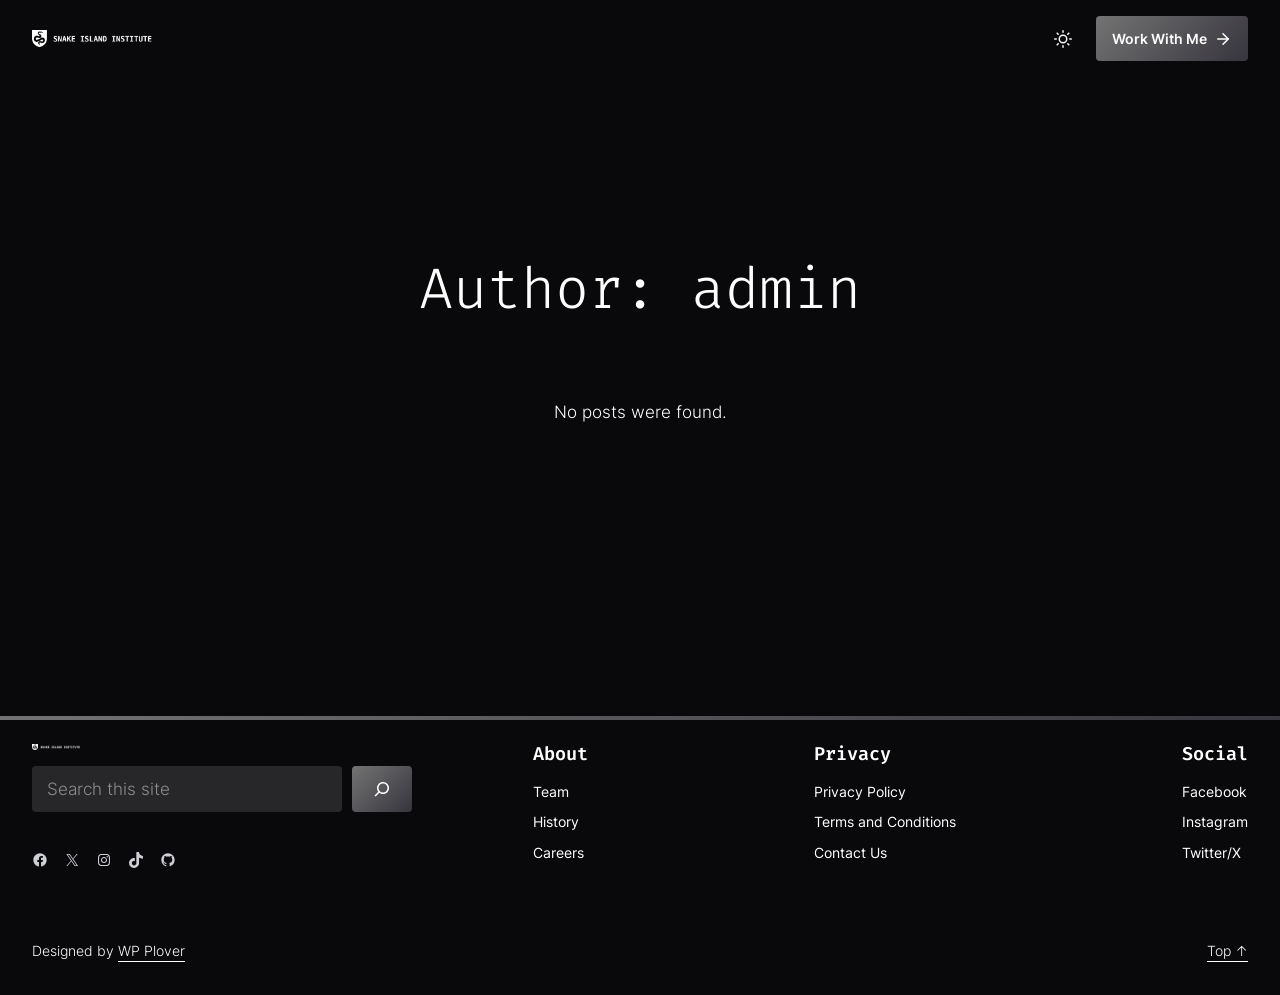
<file: author/admin/index.html>
<!DOCTYPE html>
<html lang="en-US">
<head><meta charset="UTF-8">
	
	<meta name="viewport" content="width=device-width, initial-scale=1">
<meta name="robots" content="max-image-preview:large">
<title>admin</title>
<link rel="alternate" type="application/rss+xml" title=" » Feed" href="/feed/">
<link rel="alternate" type="application/rss+xml" title=" » Comments Feed" href="/comments/feed/">
<link rel="alternate" type="application/rss+xml" title=" » Posts by admin Feed" href="/author/admin/feed/">
<style id="wp-img-auto-sizes-contain-inline-css">
img:is([sizes=auto i],[sizes^="auto," i]){contain-intrinsic-size:3000px 1500px}
/*# sourceURL=wp-img-auto-sizes-contain-inline-css */
</style>
<style id="wp-block-site-logo-inline-css">
.wp-block-site-logo{box-sizing:border-box;line-height:0}.wp-block-site-logo a{display:inline-block;line-height:0}.wp-block-site-logo.is-default-size img{height:auto;width:120px}.wp-block-site-logo img{height:auto;max-width:100%}.wp-block-site-logo a,.wp-block-site-logo img{border-radius:inherit}.wp-block-site-logo.aligncenter{margin-left:auto;margin-right:auto;text-align:center}:root :where(.wp-block-site-logo.is-style-rounded){border-radius:9999px}
/*# sourceURL=/wp-includes/blocks/site-logo/style.min.css */
</style>
<style id="plover-core-site-logo-block-style-inline-css">
.wp-block-site-logo{overflow:hidden}.wp-block-site-logo a,.wp-block-site-logo img{border-radius:inherit}

/*# sourceURL=/wp-content/themes/plover/core/assets/css/blocks/core__site-logo.css */
</style>
<style id="wp-block-group-inline-css">
.wp-block-group{box-sizing:border-box}:where(.wp-block-group.wp-block-group-is-layout-constrained){position:relative}
/*# sourceURL=/wp-includes/blocks/group/style.min.css */
</style>
<link rel="stylesheet" id="wp-block-navigation-css" href="/wp-includes/blocks/navigation/style.min.css?ver=6.9.4" media="all">
<style id="plover-plover-theme-core/navigation-css-inline-css">
.wp-block-navigation:where(:not([class*=has-text-decoration])) a{text-decoration:none}.wp-block-navigation:where(:not([class*=has-text-decoration])) a:hover{text-decoration:var(--wp--custom--elements--link--hover--text-decoration, none)}.wp-block-navigation .wp-block-navigation-item__content.wp-block-navigation-item__content,.wp-block-navigation .wp-block-navigation-item__content{color:var(--wp--custom--navigation--color--text, inherit)}.wp-block-navigation .current-menu-item>.wp-block-navigation-item__content,.wp-block-navigation .wp-block-navigation-item__content:hover,.wp-block-navigation .wp-block-navigation-item__content:focus{color:var(--wp--custom--navigation--hover--color--text, var(--wp--custom--color--primary, currentColor))}.wp-block-navigation .wp-block-navigation-item{background:inherit !important;border-radius:inherit;justify-content:center}.wp-block-navigation .wp-block-navigation-item:not(.has-background){background:rgba(0,0,0,0)}.wp-block-navigation:not(.has-background) .wp-block-navigation__submenu-container{color:var(--wp--custom--navigation--submenu--color--text, inherit);background-color:var(--wp--custom--navigation--submenu--color--background, var(--wp--custom--color--body));border-color:var(--wp--custom--navigation--submenu--border-color, var(--wp--custom--border--color, currentColor));border-width:var(--wp--custom--navigation--submenu--border-width, var(--wp--custom--border--width, 1px));border-style:var(--wp--custom--navigation--submenu--border-style, var(--wp--custom--border--style, 1px));border-radius:var(--wp--custom--navigation--submenu--border-radius, var(--wp--custom--border-radius--rounded))}@media(min-width: 600px){.wp-block-navigation__responsive-container-open:not(.always-shown){display:flex}}@media(min-width: 782px){.wp-block-navigation__responsive-container-open:not(.always-shown){display:none}}@media(min-width: 600px){.wp-block-navigation__responsive-container:not(.hidden-by-default):not(.is-menu-open){display:none}}@media(min-width: 782px){.wp-block-navigation__responsive-container:not(.hidden-by-default):not(.is-menu-open){display:block}}

/*# sourceURL=/wp-content/themes/plover/assets/css/blocks/core__navigation.css */
</style>
<style id="wp-block-button-inline-css">
.wp-block-button__link{align-content:center;box-sizing:border-box;cursor:pointer;display:inline-block;height:100%;text-align:center;word-break:break-word}.wp-block-button__link.aligncenter{text-align:center}.wp-block-button__link.alignright{text-align:right}:where(.wp-block-button__link){border-radius:9999px;box-shadow:none;padding:calc(.667em + 2px) calc(1.333em + 2px);text-decoration:none}.wp-block-button[style*=text-decoration] .wp-block-button__link{text-decoration:inherit}.wp-block-buttons>.wp-block-button.has-custom-width{max-width:none}.wp-block-buttons>.wp-block-button.has-custom-width .wp-block-button__link{width:100%}.wp-block-buttons>.wp-block-button.has-custom-font-size .wp-block-button__link{font-size:inherit}.wp-block-buttons>.wp-block-button.wp-block-button__width-25{width:calc(25% - var(--wp--style--block-gap, .5em)*.75)}.wp-block-buttons>.wp-block-button.wp-block-button__width-50{width:calc(50% - var(--wp--style--block-gap, .5em)*.5)}.wp-block-buttons>.wp-block-button.wp-block-button__width-75{width:calc(75% - var(--wp--style--block-gap, .5em)*.25)}.wp-block-buttons>.wp-block-button.wp-block-button__width-100{flex-basis:100%;width:100%}.wp-block-buttons.is-vertical>.wp-block-button.wp-block-button__width-25{width:25%}.wp-block-buttons.is-vertical>.wp-block-button.wp-block-button__width-50{width:50%}.wp-block-buttons.is-vertical>.wp-block-button.wp-block-button__width-75{width:75%}.wp-block-button.is-style-squared,.wp-block-button__link.wp-block-button.is-style-squared{border-radius:0}.wp-block-button.no-border-radius,.wp-block-button__link.no-border-radius{border-radius:0!important}:root :where(.wp-block-button .wp-block-button__link.is-style-outline),:root :where(.wp-block-button.is-style-outline>.wp-block-button__link){border:2px solid;padding:.667em 1.333em}:root :where(.wp-block-button .wp-block-button__link.is-style-outline:not(.has-text-color)),:root :where(.wp-block-button.is-style-outline>.wp-block-button__link:not(.has-text-color)){color:currentColor}:root :where(.wp-block-button .wp-block-button__link.is-style-outline:not(.has-background)),:root :where(.wp-block-button.is-style-outline>.wp-block-button__link:not(.has-background)){background-color:initial;background-image:none}
/*# sourceURL=/wp-includes/blocks/button/style.min.css */
</style>
<style id="wp-block-buttons-inline-css">
.wp-block-buttons{box-sizing:border-box}.wp-block-buttons.is-vertical{flex-direction:column}.wp-block-buttons.is-vertical>.wp-block-button:last-child{margin-bottom:0}.wp-block-buttons>.wp-block-button{display:inline-block;margin:0}.wp-block-buttons.is-content-justification-left{justify-content:flex-start}.wp-block-buttons.is-content-justification-left.is-vertical{align-items:flex-start}.wp-block-buttons.is-content-justification-center{justify-content:center}.wp-block-buttons.is-content-justification-center.is-vertical{align-items:center}.wp-block-buttons.is-content-justification-right{justify-content:flex-end}.wp-block-buttons.is-content-justification-right.is-vertical{align-items:flex-end}.wp-block-buttons.is-content-justification-space-between{justify-content:space-between}.wp-block-buttons.aligncenter{text-align:center}.wp-block-buttons:not(.is-content-justification-space-between,.is-content-justification-right,.is-content-justification-left,.is-content-justification-center) .wp-block-button.aligncenter{margin-left:auto;margin-right:auto;width:100%}.wp-block-buttons[style*=text-decoration] .wp-block-button,.wp-block-buttons[style*=text-decoration] .wp-block-button__link{text-decoration:inherit}.wp-block-buttons.has-custom-font-size .wp-block-button__link{font-size:inherit}.wp-block-buttons .wp-block-button__link{width:100%}.wp-block-button.aligncenter{text-align:center}
/*# sourceURL=/wp-includes/blocks/buttons/style.min.css */
</style>
<style id="wp-block-query-title-inline-css">
.wp-block-query-title{box-sizing:border-box}
/*# sourceURL=/wp-includes/blocks/query-title/style.min.css */
</style>
<style id="wp-block-paragraph-inline-css">
.is-small-text{font-size:.875em}.is-regular-text{font-size:1em}.is-large-text{font-size:2.25em}.is-larger-text{font-size:3em}.has-drop-cap:not(:focus):first-letter{float:left;font-size:8.4em;font-style:normal;font-weight:100;line-height:.68;margin:.05em .1em 0 0;text-transform:uppercase}body.rtl .has-drop-cap:not(:focus):first-letter{float:none;margin-left:.1em}p.has-drop-cap.has-background{overflow:hidden}:root :where(p.has-background){padding:1.25em 2.375em}:where(p.has-text-color:not(.has-link-color)) a{color:inherit}p.has-text-align-left[style*="writing-mode:vertical-lr"],p.has-text-align-right[style*="writing-mode:vertical-rl"]{rotate:180deg}
/*# sourceURL=/wp-includes/blocks/paragraph/style.min.css */
</style>
<style id="wp-block-spacer-inline-css">
.wp-block-spacer{clear:both}
/*# sourceURL=/wp-includes/blocks/spacer/style.min.css */
</style>
<style id="wp-block-search-inline-css">
.wp-block-search__button{margin-left:10px;word-break:normal}.wp-block-search__button.has-icon{line-height:0}.wp-block-search__button svg{height:1.25em;min-height:24px;min-width:24px;width:1.25em;fill:currentColor;vertical-align:text-bottom}:where(.wp-block-search__button){border:1px solid #ccc;padding:6px 10px}.wp-block-search__inside-wrapper{display:flex;flex:auto;flex-wrap:nowrap;max-width:100%}.wp-block-search__label{width:100%}.wp-block-search.wp-block-search__button-only .wp-block-search__button{box-sizing:border-box;display:flex;flex-shrink:0;justify-content:center;margin-left:0;max-width:100%}.wp-block-search.wp-block-search__button-only .wp-block-search__inside-wrapper{min-width:0!important;transition-property:width}.wp-block-search.wp-block-search__button-only .wp-block-search__input{flex-basis:100%;transition-duration:.3s}.wp-block-search.wp-block-search__button-only.wp-block-search__searchfield-hidden,.wp-block-search.wp-block-search__button-only.wp-block-search__searchfield-hidden .wp-block-search__inside-wrapper{overflow:hidden}.wp-block-search.wp-block-search__button-only.wp-block-search__searchfield-hidden .wp-block-search__input{border-left-width:0!important;border-right-width:0!important;flex-basis:0;flex-grow:0;margin:0;min-width:0!important;padding-left:0!important;padding-right:0!important;width:0!important}:where(.wp-block-search__input){appearance:none;border:1px solid #949494;flex-grow:1;font-family:inherit;font-size:inherit;font-style:inherit;font-weight:inherit;letter-spacing:inherit;line-height:inherit;margin-left:0;margin-right:0;min-width:3rem;padding:8px;text-decoration:unset!important;text-transform:inherit}:where(.wp-block-search__button-inside .wp-block-search__inside-wrapper){background-color:#fff;border:1px solid #949494;box-sizing:border-box;padding:4px}:where(.wp-block-search__button-inside .wp-block-search__inside-wrapper) .wp-block-search__input{border:none;border-radius:0;padding:0 4px}:where(.wp-block-search__button-inside .wp-block-search__inside-wrapper) .wp-block-search__input:focus{outline:none}:where(.wp-block-search__button-inside .wp-block-search__inside-wrapper) :where(.wp-block-search__button){padding:4px 8px}.wp-block-search.aligncenter .wp-block-search__inside-wrapper{margin:auto}.wp-block[data-align=right] .wp-block-search.wp-block-search__button-only .wp-block-search__inside-wrapper{float:right}
/*# sourceURL=/wp-includes/blocks/search/style.min.css */
</style>
<style id="plover-plover-theme-core/search-css-inline-css">
.wp-block-search .wp-block-search__input{margin-bottom:0;border-width:var(--wp--custom--elements--input--border-width, var(--wp--custom--border--width, 1px));border-color:var(--wp--custom--elements--input--border-color, var(--wp--custom--border--color, currentColor));border-radius:var(--wp--custom--elements--input--border-radius, var(--wp--custom--border-radius--rounded, inherit));border-style:var(--wp--custom--elements--input--border-style, var(--wp--custom--border--style, solid))}.wp-block-search__inside-wrapper{position:relative}.wp-block-search__button-inside .wp-block-search__inside-wrapper{border-radius:var(--wp--custom--elements--input--border-radius, var(--wp--custom--border-radius--rounded, inherit));padding:0}.wp-block-search__button-inside .wp-block-search__inside-wrapper .wp-block-search__input,.wp-block-search__button-inside .wp-block-search__inside-wrapper [type=submit]{border-radius:inherit}.wp-block-search__button-inside .wp-block-search__inside-wrapper:not(.has-border-color){border-width:var(--wp--custom--elements--input--border-width, var(--wp--custom--border--width, 1px));border-color:var(--wp--custom--elements--input--border-color, var(--wp--custom--border--color, currentColor))}.wp-block-search__button-inside .wp-block-search__button{position:absolute;right:.2em;top:.2em;bottom:.2em;height:auto;margin:auto}

/*# sourceURL=/wp-content/themes/plover/assets/css/blocks/core__search.css */
</style>
<style id="wp-block-social-links-inline-css">
.wp-block-social-links{background:none;box-sizing:border-box;margin-left:0;padding-left:0;padding-right:0;text-indent:0}.wp-block-social-links .wp-social-link a,.wp-block-social-links .wp-social-link a:hover{border-bottom:0;box-shadow:none;text-decoration:none}.wp-block-social-links .wp-social-link svg{height:1em;width:1em}.wp-block-social-links .wp-social-link span:not(.screen-reader-text){font-size:.65em;margin-left:.5em;margin-right:.5em}.wp-block-social-links.has-small-icon-size{font-size:16px}.wp-block-social-links,.wp-block-social-links.has-normal-icon-size{font-size:24px}.wp-block-social-links.has-large-icon-size{font-size:36px}.wp-block-social-links.has-huge-icon-size{font-size:48px}.wp-block-social-links.aligncenter{display:flex;justify-content:center}.wp-block-social-links.alignright{justify-content:flex-end}.wp-block-social-link{border-radius:9999px;display:block}@media not (prefers-reduced-motion){.wp-block-social-link{transition:transform .1s ease}}.wp-block-social-link{height:auto}.wp-block-social-link a{align-items:center;display:flex;line-height:0}.wp-block-social-link:hover{transform:scale(1.1)}.wp-block-social-links .wp-block-social-link.wp-social-link{display:inline-block;margin:0;padding:0}.wp-block-social-links .wp-block-social-link.wp-social-link .wp-block-social-link-anchor,.wp-block-social-links .wp-block-social-link.wp-social-link .wp-block-social-link-anchor svg,.wp-block-social-links .wp-block-social-link.wp-social-link .wp-block-social-link-anchor:active,.wp-block-social-links .wp-block-social-link.wp-social-link .wp-block-social-link-anchor:hover,.wp-block-social-links .wp-block-social-link.wp-social-link .wp-block-social-link-anchor:visited{color:currentColor;fill:currentColor}:where(.wp-block-social-links:not(.is-style-logos-only)) .wp-social-link{background-color:#f0f0f0;color:#444}:where(.wp-block-social-links:not(.is-style-logos-only)) .wp-social-link-amazon{background-color:#f90;color:#fff}:where(.wp-block-social-links:not(.is-style-logos-only)) .wp-social-link-bandcamp{background-color:#1ea0c3;color:#fff}:where(.wp-block-social-links:not(.is-style-logos-only)) .wp-social-link-behance{background-color:#0757fe;color:#fff}:where(.wp-block-social-links:not(.is-style-logos-only)) .wp-social-link-bluesky{background-color:#0a7aff;color:#fff}:where(.wp-block-social-links:not(.is-style-logos-only)) .wp-social-link-codepen{background-color:#1e1f26;color:#fff}:where(.wp-block-social-links:not(.is-style-logos-only)) .wp-social-link-deviantart{background-color:#02e49b;color:#fff}:where(.wp-block-social-links:not(.is-style-logos-only)) .wp-social-link-discord{background-color:#5865f2;color:#fff}:where(.wp-block-social-links:not(.is-style-logos-only)) .wp-social-link-dribbble{background-color:#e94c89;color:#fff}:where(.wp-block-social-links:not(.is-style-logos-only)) .wp-social-link-dropbox{background-color:#4280ff;color:#fff}:where(.wp-block-social-links:not(.is-style-logos-only)) .wp-social-link-etsy{background-color:#f45800;color:#fff}:where(.wp-block-social-links:not(.is-style-logos-only)) .wp-social-link-facebook{background-color:#0866ff;color:#fff}:where(.wp-block-social-links:not(.is-style-logos-only)) .wp-social-link-fivehundredpx{background-color:#000;color:#fff}:where(.wp-block-social-links:not(.is-style-logos-only)) .wp-social-link-flickr{background-color:#0461dd;color:#fff}:where(.wp-block-social-links:not(.is-style-logos-only)) .wp-social-link-foursquare{background-color:#e65678;color:#fff}:where(.wp-block-social-links:not(.is-style-logos-only)) .wp-social-link-github{background-color:#24292d;color:#fff}:where(.wp-block-social-links:not(.is-style-logos-only)) .wp-social-link-goodreads{background-color:#eceadd;color:#382110}:where(.wp-block-social-links:not(.is-style-logos-only)) .wp-social-link-google{background-color:#ea4434;color:#fff}:where(.wp-block-social-links:not(.is-style-logos-only)) .wp-social-link-gravatar{background-color:#1d4fc4;color:#fff}:where(.wp-block-social-links:not(.is-style-logos-only)) .wp-social-link-instagram{background-color:#f00075;color:#fff}:where(.wp-block-social-links:not(.is-style-logos-only)) .wp-social-link-lastfm{background-color:#e21b24;color:#fff}:where(.wp-block-social-links:not(.is-style-logos-only)) .wp-social-link-linkedin{background-color:#0d66c2;color:#fff}:where(.wp-block-social-links:not(.is-style-logos-only)) .wp-social-link-mastodon{background-color:#3288d4;color:#fff}:where(.wp-block-social-links:not(.is-style-logos-only)) .wp-social-link-medium{background-color:#000;color:#fff}:where(.wp-block-social-links:not(.is-style-logos-only)) .wp-social-link-meetup{background-color:#f6405f;color:#fff}:where(.wp-block-social-links:not(.is-style-logos-only)) .wp-social-link-patreon{background-color:#000;color:#fff}:where(.wp-block-social-links:not(.is-style-logos-only)) .wp-social-link-pinterest{background-color:#e60122;color:#fff}:where(.wp-block-social-links:not(.is-style-logos-only)) .wp-social-link-pocket{background-color:#ef4155;color:#fff}:where(.wp-block-social-links:not(.is-style-logos-only)) .wp-social-link-reddit{background-color:#ff4500;color:#fff}:where(.wp-block-social-links:not(.is-style-logos-only)) .wp-social-link-skype{background-color:#0478d7;color:#fff}:where(.wp-block-social-links:not(.is-style-logos-only)) .wp-social-link-snapchat{background-color:#fefc00;color:#fff;stroke:#000}:where(.wp-block-social-links:not(.is-style-logos-only)) .wp-social-link-soundcloud{background-color:#ff5600;color:#fff}:where(.wp-block-social-links:not(.is-style-logos-only)) .wp-social-link-spotify{background-color:#1bd760;color:#fff}:where(.wp-block-social-links:not(.is-style-logos-only)) .wp-social-link-telegram{background-color:#2aabee;color:#fff}:where(.wp-block-social-links:not(.is-style-logos-only)) .wp-social-link-threads{background-color:#000;color:#fff}:where(.wp-block-social-links:not(.is-style-logos-only)) .wp-social-link-tiktok{background-color:#000;color:#fff}:where(.wp-block-social-links:not(.is-style-logos-only)) .wp-social-link-tumblr{background-color:#011835;color:#fff}:where(.wp-block-social-links:not(.is-style-logos-only)) .wp-social-link-twitch{background-color:#6440a4;color:#fff}:where(.wp-block-social-links:not(.is-style-logos-only)) .wp-social-link-twitter{background-color:#1da1f2;color:#fff}:where(.wp-block-social-links:not(.is-style-logos-only)) .wp-social-link-vimeo{background-color:#1eb7ea;color:#fff}:where(.wp-block-social-links:not(.is-style-logos-only)) .wp-social-link-vk{background-color:#4680c2;color:#fff}:where(.wp-block-social-links:not(.is-style-logos-only)) .wp-social-link-wordpress{background-color:#3499cd;color:#fff}:where(.wp-block-social-links:not(.is-style-logos-only)) .wp-social-link-whatsapp{background-color:#25d366;color:#fff}:where(.wp-block-social-links:not(.is-style-logos-only)) .wp-social-link-x{background-color:#000;color:#fff}:where(.wp-block-social-links:not(.is-style-logos-only)) .wp-social-link-yelp{background-color:#d32422;color:#fff}:where(.wp-block-social-links:not(.is-style-logos-only)) .wp-social-link-youtube{background-color:red;color:#fff}:where(.wp-block-social-links.is-style-logos-only) .wp-social-link{background:none}:where(.wp-block-social-links.is-style-logos-only) .wp-social-link svg{height:1.25em;width:1.25em}:where(.wp-block-social-links.is-style-logos-only) .wp-social-link-amazon{color:#f90}:where(.wp-block-social-links.is-style-logos-only) .wp-social-link-bandcamp{color:#1ea0c3}:where(.wp-block-social-links.is-style-logos-only) .wp-social-link-behance{color:#0757fe}:where(.wp-block-social-links.is-style-logos-only) .wp-social-link-bluesky{color:#0a7aff}:where(.wp-block-social-links.is-style-logos-only) .wp-social-link-codepen{color:#1e1f26}:where(.wp-block-social-links.is-style-logos-only) .wp-social-link-deviantart{color:#02e49b}:where(.wp-block-social-links.is-style-logos-only) .wp-social-link-discord{color:#5865f2}:where(.wp-block-social-links.is-style-logos-only) .wp-social-link-dribbble{color:#e94c89}:where(.wp-block-social-links.is-style-logos-only) .wp-social-link-dropbox{color:#4280ff}:where(.wp-block-social-links.is-style-logos-only) .wp-social-link-etsy{color:#f45800}:where(.wp-block-social-links.is-style-logos-only) .wp-social-link-facebook{color:#0866ff}:where(.wp-block-social-links.is-style-logos-only) .wp-social-link-fivehundredpx{color:#000}:where(.wp-block-social-links.is-style-logos-only) .wp-social-link-flickr{color:#0461dd}:where(.wp-block-social-links.is-style-logos-only) .wp-social-link-foursquare{color:#e65678}:where(.wp-block-social-links.is-style-logos-only) .wp-social-link-github{color:#24292d}:where(.wp-block-social-links.is-style-logos-only) .wp-social-link-goodreads{color:#382110}:where(.wp-block-social-links.is-style-logos-only) .wp-social-link-google{color:#ea4434}:where(.wp-block-social-links.is-style-logos-only) .wp-social-link-gravatar{color:#1d4fc4}:where(.wp-block-social-links.is-style-logos-only) .wp-social-link-instagram{color:#f00075}:where(.wp-block-social-links.is-style-logos-only) .wp-social-link-lastfm{color:#e21b24}:where(.wp-block-social-links.is-style-logos-only) .wp-social-link-linkedin{color:#0d66c2}:where(.wp-block-social-links.is-style-logos-only) .wp-social-link-mastodon{color:#3288d4}:where(.wp-block-social-links.is-style-logos-only) .wp-social-link-medium{color:#000}:where(.wp-block-social-links.is-style-logos-only) .wp-social-link-meetup{color:#f6405f}:where(.wp-block-social-links.is-style-logos-only) .wp-social-link-patreon{color:#000}:where(.wp-block-social-links.is-style-logos-only) .wp-social-link-pinterest{color:#e60122}:where(.wp-block-social-links.is-style-logos-only) .wp-social-link-pocket{color:#ef4155}:where(.wp-block-social-links.is-style-logos-only) .wp-social-link-reddit{color:#ff4500}:where(.wp-block-social-links.is-style-logos-only) .wp-social-link-skype{color:#0478d7}:where(.wp-block-social-links.is-style-logos-only) .wp-social-link-snapchat{color:#fff;stroke:#000}:where(.wp-block-social-links.is-style-logos-only) .wp-social-link-soundcloud{color:#ff5600}:where(.wp-block-social-links.is-style-logos-only) .wp-social-link-spotify{color:#1bd760}:where(.wp-block-social-links.is-style-logos-only) .wp-social-link-telegram{color:#2aabee}:where(.wp-block-social-links.is-style-logos-only) .wp-social-link-threads{color:#000}:where(.wp-block-social-links.is-style-logos-only) .wp-social-link-tiktok{color:#000}:where(.wp-block-social-links.is-style-logos-only) .wp-social-link-tumblr{color:#011835}:where(.wp-block-social-links.is-style-logos-only) .wp-social-link-twitch{color:#6440a4}:where(.wp-block-social-links.is-style-logos-only) .wp-social-link-twitter{color:#1da1f2}:where(.wp-block-social-links.is-style-logos-only) .wp-social-link-vimeo{color:#1eb7ea}:where(.wp-block-social-links.is-style-logos-only) .wp-social-link-vk{color:#4680c2}:where(.wp-block-social-links.is-style-logos-only) .wp-social-link-whatsapp{color:#25d366}:where(.wp-block-social-links.is-style-logos-only) .wp-social-link-wordpress{color:#3499cd}:where(.wp-block-social-links.is-style-logos-only) .wp-social-link-x{color:#000}:where(.wp-block-social-links.is-style-logos-only) .wp-social-link-yelp{color:#d32422}:where(.wp-block-social-links.is-style-logos-only) .wp-social-link-youtube{color:red}.wp-block-social-links.is-style-pill-shape .wp-social-link{width:auto}:root :where(.wp-block-social-links .wp-social-link a){padding:.25em}:root :where(.wp-block-social-links.is-style-logos-only .wp-social-link a){padding:0}:root :where(.wp-block-social-links.is-style-pill-shape .wp-social-link a){padding-left:.6666666667em;padding-right:.6666666667em}.wp-block-social-links:not(.has-icon-color):not(.has-icon-background-color) .wp-social-link-snapchat .wp-block-social-link-label{color:#000}
/*# sourceURL=/wp-includes/blocks/social-links/style.min.css */
</style>
<style id="wp-block-heading-inline-css">
h1:where(.wp-block-heading).has-background,h2:where(.wp-block-heading).has-background,h3:where(.wp-block-heading).has-background,h4:where(.wp-block-heading).has-background,h5:where(.wp-block-heading).has-background,h6:where(.wp-block-heading).has-background{padding:1.25em 2.375em}h1.has-text-align-left[style*=writing-mode]:where([style*=vertical-lr]),h1.has-text-align-right[style*=writing-mode]:where([style*=vertical-rl]),h2.has-text-align-left[style*=writing-mode]:where([style*=vertical-lr]),h2.has-text-align-right[style*=writing-mode]:where([style*=vertical-rl]),h3.has-text-align-left[style*=writing-mode]:where([style*=vertical-lr]),h3.has-text-align-right[style*=writing-mode]:where([style*=vertical-rl]),h4.has-text-align-left[style*=writing-mode]:where([style*=vertical-lr]),h4.has-text-align-right[style*=writing-mode]:where([style*=vertical-rl]),h5.has-text-align-left[style*=writing-mode]:where([style*=vertical-lr]),h5.has-text-align-right[style*=writing-mode]:where([style*=vertical-rl]),h6.has-text-align-left[style*=writing-mode]:where([style*=vertical-lr]),h6.has-text-align-right[style*=writing-mode]:where([style*=vertical-rl]){rotate:180deg}
/*# sourceURL=/wp-includes/blocks/heading/style.min.css */
</style>
<style id="wp-block-navigation-link-inline-css">
.wp-block-navigation .wp-block-navigation-item__label{overflow-wrap:break-word}.wp-block-navigation .wp-block-navigation-item__description{display:none}.link-ui-tools{outline:1px solid #f0f0f0;padding:8px}.link-ui-block-inserter{padding-top:8px}.link-ui-block-inserter__back{margin-left:8px;text-transform:uppercase}
/*# sourceURL=/wp-includes/blocks/navigation-link/style.min.css */
</style>
<style id="wp-block-columns-inline-css">
.wp-block-columns{box-sizing:border-box;display:flex;flex-wrap:wrap!important}@media (min-width:782px){.wp-block-columns{flex-wrap:nowrap!important}}.wp-block-columns{align-items:normal!important}.wp-block-columns.are-vertically-aligned-top{align-items:flex-start}.wp-block-columns.are-vertically-aligned-center{align-items:center}.wp-block-columns.are-vertically-aligned-bottom{align-items:flex-end}@media (max-width:781px){.wp-block-columns:not(.is-not-stacked-on-mobile)>.wp-block-column{flex-basis:100%!important}}@media (min-width:782px){.wp-block-columns:not(.is-not-stacked-on-mobile)>.wp-block-column{flex-basis:0;flex-grow:1}.wp-block-columns:not(.is-not-stacked-on-mobile)>.wp-block-column[style*=flex-basis]{flex-grow:0}}.wp-block-columns.is-not-stacked-on-mobile{flex-wrap:nowrap!important}.wp-block-columns.is-not-stacked-on-mobile>.wp-block-column{flex-basis:0;flex-grow:1}.wp-block-columns.is-not-stacked-on-mobile>.wp-block-column[style*=flex-basis]{flex-grow:0}:where(.wp-block-columns){margin-bottom:1.75em}:where(.wp-block-columns.has-background){padding:1.25em 2.375em}.wp-block-column{flex-grow:1;min-width:0;overflow-wrap:break-word;word-break:break-word}.wp-block-column.is-vertically-aligned-top{align-self:flex-start}.wp-block-column.is-vertically-aligned-center{align-self:center}.wp-block-column.is-vertically-aligned-bottom{align-self:flex-end}.wp-block-column.is-vertically-aligned-stretch{align-self:stretch}.wp-block-column.is-vertically-aligned-bottom,.wp-block-column.is-vertically-aligned-center,.wp-block-column.is-vertically-aligned-top{width:100%}
/*# sourceURL=/wp-includes/blocks/columns/style.min.css */
</style>
<style id="plover-plover-theme-core/columns-css-inline-css">


/*# sourceURL=/wp-content/themes/plover/assets/css/blocks/core__columns.css */
</style>
<style id="wp-emoji-styles-inline-css">

	img.wp-smiley, img.emoji {
		display: inline !important;
		border: none !important;
		box-shadow: none !important;
		height: 1em !important;
		width: 1em !important;
		margin: 0 0.07em !important;
		vertical-align: -0.1em !important;
		background: none !important;
		padding: 0 !important;
	}
/*# sourceURL=wp-emoji-styles-inline-css */
</style>
<style id="wp-block-library-inline-css">
:root{--wp-block-synced-color:#7a00df;--wp-block-synced-color--rgb:122,0,223;--wp-bound-block-color:var(--wp-block-synced-color);--wp-editor-canvas-background:#ddd;--wp-admin-theme-color:#007cba;--wp-admin-theme-color--rgb:0,124,186;--wp-admin-theme-color-darker-10:#006ba1;--wp-admin-theme-color-darker-10--rgb:0,107,160.5;--wp-admin-theme-color-darker-20:#005a87;--wp-admin-theme-color-darker-20--rgb:0,90,135;--wp-admin-border-width-focus:2px}@media (min-resolution:192dpi){:root{--wp-admin-border-width-focus:1.5px}}.wp-element-button{cursor:pointer}:root .has-very-light-gray-background-color{background-color:#eee}:root .has-very-dark-gray-background-color{background-color:#313131}:root .has-very-light-gray-color{color:#eee}:root .has-very-dark-gray-color{color:#313131}:root .has-vivid-green-cyan-to-vivid-cyan-blue-gradient-background{background:linear-gradient(135deg,#00d084,#0693e3)}:root .has-purple-crush-gradient-background{background:linear-gradient(135deg,#34e2e4,#4721fb 50%,#ab1dfe)}:root .has-hazy-dawn-gradient-background{background:linear-gradient(135deg,#faaca8,#dad0ec)}:root .has-subdued-olive-gradient-background{background:linear-gradient(135deg,#fafae1,#67a671)}:root .has-atomic-cream-gradient-background{background:linear-gradient(135deg,#fdd79a,#004a59)}:root .has-nightshade-gradient-background{background:linear-gradient(135deg,#330968,#31cdcf)}:root .has-midnight-gradient-background{background:linear-gradient(135deg,#020381,#2874fc)}:root{--wp--preset--font-size--normal:16px;--wp--preset--font-size--huge:42px}.has-regular-font-size{font-size:1em}.has-larger-font-size{font-size:2.625em}.has-normal-font-size{font-size:var(--wp--preset--font-size--normal)}.has-huge-font-size{font-size:var(--wp--preset--font-size--huge)}.has-text-align-center{text-align:center}.has-text-align-left{text-align:left}.has-text-align-right{text-align:right}.has-fit-text{white-space:nowrap!important}#end-resizable-editor-section{display:none}.aligncenter{clear:both}.items-justified-left{justify-content:flex-start}.items-justified-center{justify-content:center}.items-justified-right{justify-content:flex-end}.items-justified-space-between{justify-content:space-between}.screen-reader-text{border:0;clip-path:inset(50%);height:1px;margin:-1px;overflow:hidden;padding:0;position:absolute;width:1px;word-wrap:normal!important}.screen-reader-text:focus{background-color:#ddd;clip-path:none;color:#444;display:block;font-size:1em;height:auto;left:5px;line-height:normal;padding:15px 23px 14px;text-decoration:none;top:5px;width:auto;z-index:100000}html :where(.has-border-color){border-style:solid}html :where([style*=border-top-color]){border-top-style:solid}html :where([style*=border-right-color]){border-right-style:solid}html :where([style*=border-bottom-color]){border-bottom-style:solid}html :where([style*=border-left-color]){border-left-style:solid}html :where([style*=border-width]){border-style:solid}html :where([style*=border-top-width]){border-top-style:solid}html :where([style*=border-right-width]){border-right-style:solid}html :where([style*=border-bottom-width]){border-bottom-style:solid}html :where([style*=border-left-width]){border-left-style:solid}html :where(img[class*=wp-image-]){height:auto;max-width:100%}:where(figure){margin:0 0 1em}html :where(.is-position-sticky){--wp-admin--admin-bar--position-offset:var(--wp-admin--admin-bar--height,0px)}@media screen and (max-width:600px){html :where(.is-position-sticky){--wp-admin--admin-bar--position-offset:0px}}
/*# sourceURL=/wp-includes/css/dist/block-library/common.min.css */
</style>
<style id="global-styles-inline-css">
:root{--wp--preset--aspect-ratio--square: 1;--wp--preset--aspect-ratio--4-3: 4/3;--wp--preset--aspect-ratio--3-4: 3/4;--wp--preset--aspect-ratio--3-2: 3/2;--wp--preset--aspect-ratio--2-3: 2/3;--wp--preset--aspect-ratio--16-9: 16/9;--wp--preset--aspect-ratio--9-16: 9/16;--wp--preset--color--black: #000000;--wp--preset--color--cyan-bluish-gray: #abb8c3;--wp--preset--color--white: #ffffff;--wp--preset--color--pale-pink: #f78da7;--wp--preset--color--vivid-red: #cf2e2e;--wp--preset--color--luminous-vivid-orange: #ff6900;--wp--preset--color--luminous-vivid-amber: #fcb900;--wp--preset--color--light-green-cyan: #7bdcb5;--wp--preset--color--vivid-green-cyan: #00d084;--wp--preset--color--pale-cyan-blue: #8ed1fc;--wp--preset--color--vivid-cyan-blue: #0693e3;--wp--preset--color--vivid-purple: #9b51e0;--wp--preset--color--primary-active: #737373;--wp--preset--color--primary-color: #525252;--wp--preset--color--neutral-950: #09090b;--wp--preset--color--neutral-800: #27272a;--wp--preset--color--neutral-600: #61616a;--wp--preset--color--neutral-400: #ceced5;--wp--preset--color--neutral-200: #f4f4f5;--wp--preset--color--neutral-0: #ffffff;--wp--preset--color--transparent: transparent;--wp--preset--color--current: currentcolor;--wp--preset--color--inherit: inherit;--wp--preset--gradient--vivid-cyan-blue-to-vivid-purple: linear-gradient(135deg,rgb(6,147,227) 0%,rgb(155,81,224) 100%);--wp--preset--gradient--light-green-cyan-to-vivid-green-cyan: linear-gradient(135deg,rgb(122,220,180) 0%,rgb(0,208,130) 100%);--wp--preset--gradient--luminous-vivid-amber-to-luminous-vivid-orange: linear-gradient(135deg,rgb(252,185,0) 0%,rgb(255,105,0) 100%);--wp--preset--gradient--luminous-vivid-orange-to-vivid-red: linear-gradient(135deg,rgb(255,105,0) 0%,rgb(207,46,46) 100%);--wp--preset--gradient--very-light-gray-to-cyan-bluish-gray: linear-gradient(135deg,rgb(238,238,238) 0%,rgb(169,184,195) 100%);--wp--preset--gradient--cool-to-warm-spectrum: linear-gradient(135deg,rgb(74,234,220) 0%,rgb(151,120,209) 20%,rgb(207,42,186) 40%,rgb(238,44,130) 60%,rgb(251,105,98) 80%,rgb(254,248,76) 100%);--wp--preset--gradient--blush-light-purple: linear-gradient(135deg,rgb(255,206,236) 0%,rgb(152,150,240) 100%);--wp--preset--gradient--blush-bordeaux: linear-gradient(135deg,rgb(254,205,165) 0%,rgb(254,45,45) 50%,rgb(107,0,62) 100%);--wp--preset--gradient--luminous-dusk: linear-gradient(135deg,rgb(255,203,112) 0%,rgb(199,81,192) 50%,rgb(65,88,208) 100%);--wp--preset--gradient--pale-ocean: linear-gradient(135deg,rgb(255,245,203) 0%,rgb(182,227,212) 50%,rgb(51,167,181) 100%);--wp--preset--gradient--electric-grass: linear-gradient(135deg,rgb(202,248,128) 0%,rgb(113,206,126) 100%);--wp--preset--gradient--midnight: linear-gradient(135deg,rgb(2,3,129) 0%,rgb(40,116,252) 100%);--wp--preset--gradient--primary: linear-gradient(135deg, #737373 0%, #37353d 100%);--wp--preset--gradient--primary-invert: linear-gradient(135deg, #37353d 0%, #737373 100%);--wp--preset--gradient--background-transparent: linear-gradient(0deg,var(--wp--custom--body--background) 50%,transparent 50%);--wp--preset--gradient--transparent-background: linear-gradient(180deg,var(--wp--custom--body--background) 50%,transparent 50%);--wp--preset--gradient--checkerboard: repeating-conic-gradient(var(--wp--preset--color--neutral-200) 0% 25%, transparent 0% 50%) 50% / 16px 16px;--wp--preset--gradient--grid: conic-gradient(from 90deg at 1px 1px,transparent 90deg,var(--wp--custom--gradient-grid--color,var(--wp--preset--color--neutral-200)) 0) -1px -1px / var(--wp--custom--gradient-grid--size,40px) var(--wp--custom--gradient-grid--size,40px);--wp--preset--font-size--small: 0.875rem;--wp--preset--font-size--medium: clamp(14px, 0.875rem + ((1vw - 3.2px) * 0.469), 20px);--wp--preset--font-size--large: clamp(1rem, 1rem + ((1vw - 0.2rem) * 0.156), 1.125rem);--wp--preset--font-size--x-large: clamp(1.125rem, 1.125rem + ((1vw - 0.2rem) * 0.156), 1.25rem);--wp--preset--font-size--inherit: inherit;--wp--preset--font-size--x-small: 0.75rem;--wp--preset--font-size--base: 1rem;--wp--preset--font-size--2-x-large: clamp(1.25rem, 1.25rem + ((1vw - 0.2rem) * 0.313), 1.5rem);--wp--preset--font-size--3-x-large: clamp(1.5rem, 1.5rem + ((1vw - 0.2rem) * 0.469), 1.875rem);--wp--preset--font-size--4-x-large: clamp(1.875rem, 1.875rem + ((1vw - 0.2rem) * 0.469), 2.25rem);--wp--preset--font-size--5-x-large: clamp(2.25rem, 2.25rem + ((1vw - 0.2rem) * 0.938), 3rem);--wp--preset--font-size--6-x-large: clamp(3rem, 3rem + ((1vw - 0.2rem) * 0.938), 3.75rem);--wp--preset--font-size--7-x-large: clamp(3.75rem, 3.75rem + ((1vw - 0.2rem) * 0.938), 4.5rem);--wp--preset--font-size--8-x-large: clamp(4.5rem, 4.5rem + ((1vw - 0.2rem) * 1.875), 6rem);--wp--preset--font-size--9-x-large: clamp(6rem, 6rem + ((1vw - 0.2rem) * 2.5), 8rem);--wp--preset--font-family--inter: "Inter", sans-serif;--wp--preset--font-family--cardo: Cardo;--wp--preset--font-family--fira-code: "Fira Code", monospace;--wp--preset--font-family--system-sans-serif: -apple-system, BlinkMacSystemFont, avenir next, avenir, segoe ui, helvetica neue, helvetica, Cantarell, Ubuntu, roboto, noto, arial, sans-serif;--wp--preset--font-family--system-serif: Iowan Old Style, Apple Garamond, Baskerville, Times New Roman, Droid Serif, Times, Source Serif Pro, serif, Apple Color Emoji, Segoe UI Emoji, Segoe UI Symbol;--wp--preset--font-family--anonymous-pro: "Anonymous Pro", monospace;--wp--preset--font-family--b-612-mono: "B612 Mono", monospace;--wp--preset--font-family--azeret-mono: "Azeret Mono", monospace;--wp--preset--font-family--doto: Doto, sans-serif;--wp--preset--font-family--fira-mono: "Fira Mono", monospace;--wp--preset--font-family--intel-one-mono: "Intel One Mono", monospace;--wp--preset--font-family--martian-mono: "Martian Mono", monospace;--wp--preset--font-family--montserrat: Montserrat, sans-serif;--wp--preset--font-family--noto-sans-mono: "Noto Sans Mono", sans-serif;--wp--preset--spacing--20: 0.44rem;--wp--preset--spacing--30: 0.67rem;--wp--preset--spacing--40: 1rem;--wp--preset--spacing--50: 1.5rem;--wp--preset--spacing--60: 2.25rem;--wp--preset--spacing--70: 3.38rem;--wp--preset--spacing--80: 5.06rem;--wp--preset--spacing--2-x-small: 0.5rem;--wp--preset--spacing--x-small: 1rem;--wp--preset--spacing--small: 1.5rem;--wp--preset--spacing--medium: 2rem;--wp--preset--spacing--large: 3rem;--wp--preset--spacing--x-large: 4rem;--wp--preset--spacing--2-x-large: 6rem;--wp--preset--shadow--natural: 6px 6px 9px rgba(0, 0, 0, 0.2);--wp--preset--shadow--deep: 12px 12px 50px rgba(0, 0, 0, 0.4);--wp--preset--shadow--sharp: 6px 6px 0px rgba(0, 0, 0, 0.2);--wp--preset--shadow--outlined: 6px 6px 0px -3px rgb(255, 255, 255), 6px 6px rgb(0, 0, 0);--wp--preset--shadow--crisp: 6px 6px 0px rgb(0, 0, 0);--wp--custom--font-family--body: var(--wp--preset--font-family--inter);--wp--custom--font-family--heading: var(--wp--preset--font-family--cardo);--wp--custom--font-family--mono: var(--wp--preset--font-family--fira-code);--wp--custom--color--body: var(--wp--preset--color--neutral-0);--wp--custom--color--heading: var(--wp--preset--color--neutral-950);--wp--custom--color--text: var(--wp--preset--color--neutral-800);--wp--custom--color--primary: var(--wp--preset--color--primary-color);--wp--custom--color--active: var(--wp--preset--color--primary-active);--wp--custom--font-size--body: var(--wp--preset--font-size--large);--wp--custom--font-size--h-1: var(--wp--preset--font-size--6-x-large);--wp--custom--font-size--h-2: var(--wp--preset--font-size--5-x-large);--wp--custom--font-size--h-3: var(--wp--preset--font-size--4-x-large);--wp--custom--font-size--h-4: var(--wp--preset--font-size--3-x-large);--wp--custom--font-size--h-5: var(--wp--preset--font-size--2-x-large);--wp--custom--font-size--h-6: var(--wp--preset--font-size--large);--wp--custom--border--color: var(--wp--preset--color--neutral-400);--wp--custom--border--style: solid;--wp--custom--border--width: 1px;--wp--custom--border-radius--global: 1rem;--wp--custom--border-radius--none: 0px;--wp--custom--border-radius--small: 0.125rem;--wp--custom--border-radius--rounded: 0.25rem;--wp--custom--border-radius--medium: 0.375rem;--wp--custom--border-radius--large: 0.5rem;--wp--custom--border-radius--x-large: 0.75rem;--wp--custom--border-radius--2-x-large: 1rem;--wp--custom--border-radius--3-x-large: 1.5rem;--wp--custom--border-radius--full: 9999px;--wp--custom--font-weight--black: 900;--wp--custom--font-weight--extra-bold: 800;--wp--custom--font-weight--bold: 700;--wp--custom--font-weight--semi-bold: 600;--wp--custom--font-weight--medium: 500;--wp--custom--font-weight--regular: 400;--wp--custom--font-weight--light: 300;--wp--custom--font-weight--extra-light: 200;--wp--custom--font-weight--thin: 100;--wp--custom--transition: all ease-in 0.15s;--wp--custom--elements--link--text-underline-offset: 0.35em;--wp--custom--elements--link--text-decoration: underline solid 0.08em;--wp--custom--elements--link--hover--text-underline-offset: 0.35em;--wp--custom--elements--link--hover--text-decoration: underline dashed 0.08em;--wp--custom--elements--label--typography--font-size: var(--wp--preset--font-size--small);--wp--custom--elements--checkbox--border-width: 1px;--wp--custom--elements--checkbox--background: var(--wp--preset--color--neutral-200);--wp--custom--elements--input--padding--top: 0.65rem;--wp--custom--elements--input--padding--bottom: 0.65rem;--wp--custom--elements--input--padding--left: 1rem;--wp--custom--elements--input--padding--right: 1rem;--wp--custom--elements--input--border-width: 0;--wp--custom--elements--input--background: var(--wp--preset--color--neutral-200);--wp--custom--elements--input--focus--background: var(--wp--preset--color--neutral-200);--wp--custom--elements--input--focus--border-color: var(--wp--custom--color--primary);--wp--custom--elements--button--color--background: var(--wp--preset--gradient--primary);--wp--custom--elements--button--hover--color--background: var(--wp--preset--gradient--primary);--wp--custom--header--z-index: 2;--wp--custom--text-shadow--solid: 0.1em 0.1em 0 rgba(0,0,0,0.25);--wp--custom--text-shadow--vintage-newspaper: 0.05em 0.03em 0px #ffffff, 0.12em 0.1em 0px rgba(0, 0, 0, 0.5);--wp--custom--text-shadow--glowing: 0 0 0.2em rgba(245,232,54,0.7);--wp--custom--drop-shadow--small: drop-shadow(0 1px 1px rgba(0,0,0,0.05));--wp--custom--drop-shadow--base: drop-shadow(0 1px 2px rgba(0,0,0,0.1)) drop-shadow(0 1px 1px rgba(0,0,0,0.06));--wp--custom--drop-shadow--medium: drop-shadow(0 4px 3px rgba(0,0,0,0.07)) drop-shadow(0 2px 2px rgba(0,0,0,0.06));--wp--custom--drop-shadow--large: drop-shadow(0 10px 8px rgba(0,0,0,0.04)) drop-shadow(0 4px 3px rgba(0,0,0,0.1));--wp--custom--drop-shadow--x-large: drop-shadow(0 20px 13px rgba(0,0,0,0.03)) drop-shadow(0 8px 5px rgba(0,0,0,0.08));--wp--custom--drop-shadow--xx-large: drop-shadow(0 25px 25px rgba(0,0,0,0.15));--wp--custom--box-shadow--small: 0 1px 2px 0 rgba(0,0,0,0.05);--wp--custom--box-shadow--base: 0 1px 3px 0 rgba(0,0,0,0.1), 0 1px 2px -1px rgba(0,0,0,0.1);--wp--custom--box-shadow--medium: 0 4px 6px -1px rgba(0,0,0,0.1), 0 2px 4px -2px rgba(0,0,0,0.1);--wp--custom--box-shadow--large: 0 10px 15px -3px rgba(0,0,0,0.1), 0 4px 6px -4px rgba(0,0,0,0.1);--wp--custom--box-shadow--x-large: 0 20px 25px -5px rgba(0,0,0,0.1), 0 8px 10px -6px rgba(0,0,0,0.1);--wp--custom--box-shadow--xx-large: 0 25px 50px -12px rgba(0,0,0,0.25);--wp--custom--box-shadow--inner: inset 0 2px 4px 0 rgba(0,0,0,0.05);}:root { --wp--style--global--content-size: min(calc(100% - var(--wp--preset--spacing--xl,4rem)), 720px);--wp--style--global--wide-size: min(calc(100% - var(--wp--preset--spacing--xl,4rem)), 1280px); }:where(body) { margin: 0; }.wp-site-blocks { padding-top: var(--wp--style--root--padding-top); padding-bottom: var(--wp--style--root--padding-bottom); }.has-global-padding { padding-right: var(--wp--style--root--padding-right); padding-left: var(--wp--style--root--padding-left); }.has-global-padding > .alignfull { margin-right: calc(var(--wp--style--root--padding-right) * -1); margin-left: calc(var(--wp--style--root--padding-left) * -1); }.has-global-padding :where(:not(.alignfull.is-layout-flow) > .has-global-padding:not(.wp-block-block, .alignfull)) { padding-right: 0; padding-left: 0; }.has-global-padding :where(:not(.alignfull.is-layout-flow) > .has-global-padding:not(.wp-block-block, .alignfull)) > .alignfull { margin-left: 0; margin-right: 0; }.wp-site-blocks > .alignleft { float: left; margin-right: 2em; }.wp-site-blocks > .alignright { float: right; margin-left: 2em; }.wp-site-blocks > .aligncenter { justify-content: center; margin-left: auto; margin-right: auto; }:where(.wp-site-blocks) > * { margin-block-start: var(--wp--preset--spacing--small); margin-block-end: 0; }:where(.wp-site-blocks) > :first-child { margin-block-start: 0; }:where(.wp-site-blocks) > :last-child { margin-block-end: 0; }:root { --wp--style--block-gap: var(--wp--preset--spacing--small); }:root :where(.is-layout-flow) > :first-child{margin-block-start: 0;}:root :where(.is-layout-flow) > :last-child{margin-block-end: 0;}:root :where(.is-layout-flow) > *{margin-block-start: var(--wp--preset--spacing--small);margin-block-end: 0;}:root :where(.is-layout-constrained) > :first-child{margin-block-start: 0;}:root :where(.is-layout-constrained) > :last-child{margin-block-end: 0;}:root :where(.is-layout-constrained) > *{margin-block-start: var(--wp--preset--spacing--small);margin-block-end: 0;}:root :where(.is-layout-flex){gap: var(--wp--preset--spacing--small);}:root :where(.is-layout-grid){gap: var(--wp--preset--spacing--small);}.is-layout-flow > .alignleft{float: left;margin-inline-start: 0;margin-inline-end: 2em;}.is-layout-flow > .alignright{float: right;margin-inline-start: 2em;margin-inline-end: 0;}.is-layout-flow > .aligncenter{margin-left: auto !important;margin-right: auto !important;}.is-layout-constrained > .alignleft{float: left;margin-inline-start: 0;margin-inline-end: 2em;}.is-layout-constrained > .alignright{float: right;margin-inline-start: 2em;margin-inline-end: 0;}.is-layout-constrained > .aligncenter{margin-left: auto !important;margin-right: auto !important;}.is-layout-constrained > :where(:not(.alignleft):not(.alignright):not(.alignfull)){max-width: var(--wp--style--global--content-size);margin-left: auto !important;margin-right: auto !important;}.is-layout-constrained > .alignwide{max-width: var(--wp--style--global--wide-size);}body .is-layout-flex{display: flex;}.is-layout-flex{flex-wrap: wrap;align-items: center;}.is-layout-flex > :is(*, div){margin: 0;}body .is-layout-grid{display: grid;}.is-layout-grid > :is(*, div){margin: 0;}body{background-color: var(--wp--custom--color--body);color: var(--wp--custom--color--text);font-family: var(--wp--preset--font-family--inter);font-size: var(--wp--custom--font-size--body);font-style: normal;font-weight: 300;line-height: 1.6;--wp--style--root--padding-top: 0px;--wp--style--root--padding-right: 0px;--wp--style--root--padding-bottom: 0px;--wp--style--root--padding-left: 0px;}a:where(:not(.wp-element-button)){color: inherit;font-family: var(--wp--preset--font-family--inter);text-decoration: var(--wp--custom--elements--link--text-decoration);}:root :where(a:where(:not(.wp-element-button)):hover){color: var(--wp--custom--color--primary);text-decoration: var(--wp--custom--elements--link--hover--text-decoration);}:root :where(a:where(:not(.wp-element-button)):focus){color: var(--wp--custom--color--primary);text-decoration: var(--wp--custom--elements--link--hover--text-decoration);}h1, h2, h3, h4, h5, h6{font-family: var(--wp--preset--font-family--fira-code);font-style: normal;font-weight: 300;line-height: 1.4;}h1{font-size: var(--wp--custom--font-size--h-1);line-height: 1.15;}h2{font-size: var(--wp--custom--font-size--h-2);line-height: 1.15;}h3{font-size: var(--wp--custom--font-size--h-3);}h4{font-size: var(--wp--custom--font-size--h-4);}h5{font-size: var(--wp--custom--font-size--h-5);}h6{font-size: var(--wp--custom--font-size--h-6);}:root :where(.wp-element-button, .wp-block-button__link){background-color: var(--wp--custom--elements--button--color--background, var(--wp--custom--color--primary, currentColor));border-width: 0;color: #fff;font-family: var(--wp--preset--font-family--inter);font-size: inherit;font-style: inherit;font-weight: 300;letter-spacing: inherit;line-height: inherit;padding-top: calc(0.667em + 2px);padding-right: calc(1.333em + 2px);padding-bottom: calc(0.667em + 2px);padding-left: calc(1.333em + 2px);text-decoration: none;text-transform: inherit;}:root :where(.wp-element-caption, .wp-block-audio figcaption, .wp-block-embed figcaption, .wp-block-gallery figcaption, .wp-block-image figcaption, .wp-block-table figcaption, .wp-block-video figcaption){font-family: var(--wp--preset--font-family--fira-code);}.has-black-color{color: var(--wp--preset--color--black) !important;}.has-cyan-bluish-gray-color{color: var(--wp--preset--color--cyan-bluish-gray) !important;}.has-white-color{color: var(--wp--preset--color--white) !important;}.has-pale-pink-color{color: var(--wp--preset--color--pale-pink) !important;}.has-vivid-red-color{color: var(--wp--preset--color--vivid-red) !important;}.has-luminous-vivid-orange-color{color: var(--wp--preset--color--luminous-vivid-orange) !important;}.has-luminous-vivid-amber-color{color: var(--wp--preset--color--luminous-vivid-amber) !important;}.has-light-green-cyan-color{color: var(--wp--preset--color--light-green-cyan) !important;}.has-vivid-green-cyan-color{color: var(--wp--preset--color--vivid-green-cyan) !important;}.has-pale-cyan-blue-color{color: var(--wp--preset--color--pale-cyan-blue) !important;}.has-vivid-cyan-blue-color{color: var(--wp--preset--color--vivid-cyan-blue) !important;}.has-vivid-purple-color{color: var(--wp--preset--color--vivid-purple) !important;}.has-primary-active-color{color: var(--wp--preset--color--primary-active) !important;}.has-primary-color-color{color: var(--wp--preset--color--primary-color) !important;}.has-neutral-950-color{color: var(--wp--preset--color--neutral-950) !important;}.has-neutral-800-color{color: var(--wp--preset--color--neutral-800) !important;}.has-neutral-600-color{color: var(--wp--preset--color--neutral-600) !important;}.has-neutral-400-color{color: var(--wp--preset--color--neutral-400) !important;}.has-neutral-200-color{color: var(--wp--preset--color--neutral-200) !important;}.has-neutral-0-color{color: var(--wp--preset--color--neutral-0) !important;}.has-transparent-color{color: var(--wp--preset--color--transparent) !important;}.has-current-color{color: var(--wp--preset--color--current) !important;}.has-inherit-color{color: var(--wp--preset--color--inherit) !important;}.has-black-background-color{background-color: var(--wp--preset--color--black) !important;}.has-cyan-bluish-gray-background-color{background-color: var(--wp--preset--color--cyan-bluish-gray) !important;}.has-white-background-color{background-color: var(--wp--preset--color--white) !important;}.has-pale-pink-background-color{background-color: var(--wp--preset--color--pale-pink) !important;}.has-vivid-red-background-color{background-color: var(--wp--preset--color--vivid-red) !important;}.has-luminous-vivid-orange-background-color{background-color: var(--wp--preset--color--luminous-vivid-orange) !important;}.has-luminous-vivid-amber-background-color{background-color: var(--wp--preset--color--luminous-vivid-amber) !important;}.has-light-green-cyan-background-color{background-color: var(--wp--preset--color--light-green-cyan) !important;}.has-vivid-green-cyan-background-color{background-color: var(--wp--preset--color--vivid-green-cyan) !important;}.has-pale-cyan-blue-background-color{background-color: var(--wp--preset--color--pale-cyan-blue) !important;}.has-vivid-cyan-blue-background-color{background-color: var(--wp--preset--color--vivid-cyan-blue) !important;}.has-vivid-purple-background-color{background-color: var(--wp--preset--color--vivid-purple) !important;}.has-primary-active-background-color{background-color: var(--wp--preset--color--primary-active) !important;}.has-primary-color-background-color{background-color: var(--wp--preset--color--primary-color) !important;}.has-neutral-950-background-color{background-color: var(--wp--preset--color--neutral-950) !important;}.has-neutral-800-background-color{background-color: var(--wp--preset--color--neutral-800) !important;}.has-neutral-600-background-color{background-color: var(--wp--preset--color--neutral-600) !important;}.has-neutral-400-background-color{background-color: var(--wp--preset--color--neutral-400) !important;}.has-neutral-200-background-color{background-color: var(--wp--preset--color--neutral-200) !important;}.has-neutral-0-background-color{background-color: var(--wp--preset--color--neutral-0) !important;}.has-transparent-background-color{background-color: var(--wp--preset--color--transparent) !important;}.has-current-background-color{background-color: var(--wp--preset--color--current) !important;}.has-inherit-background-color{background-color: var(--wp--preset--color--inherit) !important;}.has-black-border-color{border-color: var(--wp--preset--color--black) !important;}.has-cyan-bluish-gray-border-color{border-color: var(--wp--preset--color--cyan-bluish-gray) !important;}.has-white-border-color{border-color: var(--wp--preset--color--white) !important;}.has-pale-pink-border-color{border-color: var(--wp--preset--color--pale-pink) !important;}.has-vivid-red-border-color{border-color: var(--wp--preset--color--vivid-red) !important;}.has-luminous-vivid-orange-border-color{border-color: var(--wp--preset--color--luminous-vivid-orange) !important;}.has-luminous-vivid-amber-border-color{border-color: var(--wp--preset--color--luminous-vivid-amber) !important;}.has-light-green-cyan-border-color{border-color: var(--wp--preset--color--light-green-cyan) !important;}.has-vivid-green-cyan-border-color{border-color: var(--wp--preset--color--vivid-green-cyan) !important;}.has-pale-cyan-blue-border-color{border-color: var(--wp--preset--color--pale-cyan-blue) !important;}.has-vivid-cyan-blue-border-color{border-color: var(--wp--preset--color--vivid-cyan-blue) !important;}.has-vivid-purple-border-color{border-color: var(--wp--preset--color--vivid-purple) !important;}.has-primary-active-border-color{border-color: var(--wp--preset--color--primary-active) !important;}.has-primary-color-border-color{border-color: var(--wp--preset--color--primary-color) !important;}.has-neutral-950-border-color{border-color: var(--wp--preset--color--neutral-950) !important;}.has-neutral-800-border-color{border-color: var(--wp--preset--color--neutral-800) !important;}.has-neutral-600-border-color{border-color: var(--wp--preset--color--neutral-600) !important;}.has-neutral-400-border-color{border-color: var(--wp--preset--color--neutral-400) !important;}.has-neutral-200-border-color{border-color: var(--wp--preset--color--neutral-200) !important;}.has-neutral-0-border-color{border-color: var(--wp--preset--color--neutral-0) !important;}.has-transparent-border-color{border-color: var(--wp--preset--color--transparent) !important;}.has-current-border-color{border-color: var(--wp--preset--color--current) !important;}.has-inherit-border-color{border-color: var(--wp--preset--color--inherit) !important;}.has-vivid-cyan-blue-to-vivid-purple-gradient-background{background: var(--wp--preset--gradient--vivid-cyan-blue-to-vivid-purple) !important;}.has-light-green-cyan-to-vivid-green-cyan-gradient-background{background: var(--wp--preset--gradient--light-green-cyan-to-vivid-green-cyan) !important;}.has-luminous-vivid-amber-to-luminous-vivid-orange-gradient-background{background: var(--wp--preset--gradient--luminous-vivid-amber-to-luminous-vivid-orange) !important;}.has-luminous-vivid-orange-to-vivid-red-gradient-background{background: var(--wp--preset--gradient--luminous-vivid-orange-to-vivid-red) !important;}.has-very-light-gray-to-cyan-bluish-gray-gradient-background{background: var(--wp--preset--gradient--very-light-gray-to-cyan-bluish-gray) !important;}.has-cool-to-warm-spectrum-gradient-background{background: var(--wp--preset--gradient--cool-to-warm-spectrum) !important;}.has-blush-light-purple-gradient-background{background: var(--wp--preset--gradient--blush-light-purple) !important;}.has-blush-bordeaux-gradient-background{background: var(--wp--preset--gradient--blush-bordeaux) !important;}.has-luminous-dusk-gradient-background{background: var(--wp--preset--gradient--luminous-dusk) !important;}.has-pale-ocean-gradient-background{background: var(--wp--preset--gradient--pale-ocean) !important;}.has-electric-grass-gradient-background{background: var(--wp--preset--gradient--electric-grass) !important;}.has-midnight-gradient-background{background: var(--wp--preset--gradient--midnight) !important;}.has-primary-gradient-background{background: var(--wp--preset--gradient--primary) !important;}.has-primary-invert-gradient-background{background: var(--wp--preset--gradient--primary-invert) !important;}.has-background-transparent-gradient-background{background: var(--wp--preset--gradient--background-transparent) !important;}.has-transparent-background-gradient-background{background: var(--wp--preset--gradient--transparent-background) !important;}.has-checkerboard-gradient-background{background: var(--wp--preset--gradient--checkerboard) !important;}.has-grid-gradient-background{background: var(--wp--preset--gradient--grid) !important;}.has-small-font-size{font-size: var(--wp--preset--font-size--small) !important;}.has-medium-font-size{font-size: var(--wp--preset--font-size--medium) !important;}.has-large-font-size{font-size: var(--wp--preset--font-size--large) !important;}.has-x-large-font-size{font-size: var(--wp--preset--font-size--x-large) !important;}.has-inherit-font-size{font-size: var(--wp--preset--font-size--inherit) !important;}.has-x-small-font-size{font-size: var(--wp--preset--font-size--x-small) !important;}.has-base-font-size{font-size: var(--wp--preset--font-size--base) !important;}.has-2-x-large-font-size{font-size: var(--wp--preset--font-size--2-x-large) !important;}.has-3-x-large-font-size{font-size: var(--wp--preset--font-size--3-x-large) !important;}.has-4-x-large-font-size{font-size: var(--wp--preset--font-size--4-x-large) !important;}.has-5-x-large-font-size{font-size: var(--wp--preset--font-size--5-x-large) !important;}.has-6-x-large-font-size{font-size: var(--wp--preset--font-size--6-x-large) !important;}.has-7-x-large-font-size{font-size: var(--wp--preset--font-size--7-x-large) !important;}.has-8-x-large-font-size{font-size: var(--wp--preset--font-size--8-x-large) !important;}.has-9-x-large-font-size{font-size: var(--wp--preset--font-size--9-x-large) !important;}.has-inter-font-family{font-family: var(--wp--preset--font-family--inter) !important;}.has-cardo-font-family{font-family: var(--wp--preset--font-family--cardo) !important;}.has-fira-code-font-family{font-family: var(--wp--preset--font-family--fira-code) !important;}.has-system-sans-serif-font-family{font-family: var(--wp--preset--font-family--system-sans-serif) !important;}.has-system-serif-font-family{font-family: var(--wp--preset--font-family--system-serif) !important;}.has-anonymous-pro-font-family{font-family: var(--wp--preset--font-family--anonymous-pro) !important;}.has-b-612-mono-font-family{font-family: var(--wp--preset--font-family--b-612-mono) !important;}.has-azeret-mono-font-family{font-family: var(--wp--preset--font-family--azeret-mono) !important;}.has-doto-font-family{font-family: var(--wp--preset--font-family--doto) !important;}.has-fira-mono-font-family{font-family: var(--wp--preset--font-family--fira-mono) !important;}.has-intel-one-mono-font-family{font-family: var(--wp--preset--font-family--intel-one-mono) !important;}.has-martian-mono-font-family{font-family: var(--wp--preset--font-family--martian-mono) !important;}.has-montserrat-font-family{font-family: var(--wp--preset--font-family--montserrat) !important;}.has-noto-sans-mono-font-family{font-family: var(--wp--preset--font-family--noto-sans-mono) !important;}@media (max-width: 768px) {
  .site-header .wp-block-site-logo,
  .site-header .wp-block-site-logo a {
    flex-shrink: 0;
  }

  .site-header .wp-block-site-logo img {
    max-height: 125px !important;
    max-width: 190px !important;
    width: auto !important;
    transition: transform 0.3s ease, max-width 0.3s ease;
    transform-origin: left center;
    transform: scale(1);
  }

  .site-header.shrink .wp-block-site-logo img {
    transform: scale(0.9);
    max-width: 150px !important;
  }

  .site-header .wp-block-button__link {
    font-size: 13px;
    line-height: 1.1;
    padding: 8px 10px;
    white-space: nowrap;
  }
}

@media (max-width: 768px) {
  .mobile-fit-row .wp-block-heading {
    font-size: clamp(17px, 4vw, 19px) !important;
  }

  .mobile-fit-row .wp-block-paragraph,
  .mobile-fit-row p {
    font-size: clamp(14px, 3.5vw, 16px) !important;
  }
}
:root :where(.wp-block-button .wp-block-button__link){padding-top: var(--wp--preset--spacing--x-small);padding-right: var(--wp--preset--spacing--small);padding-bottom: var(--wp--preset--spacing--x-small);padding-left: var(--wp--preset--spacing--small);}
:root :where(.wp-block-buttons){border-radius: var(--wp--custom--border-radius--rounded);color: var(--wp--custom--color--text);}:root :where(.wp-block-buttons-is-layout-flow) > :first-child{margin-block-start: 0;}:root :where(.wp-block-buttons-is-layout-flow) > :last-child{margin-block-end: 0;}:root :where(.wp-block-buttons-is-layout-flow) > *{margin-block-start: var(--wp--preset--spacing--x-small);margin-block-end: 0;}:root :where(.wp-block-buttons-is-layout-constrained) > :first-child{margin-block-start: 0;}:root :where(.wp-block-buttons-is-layout-constrained) > :last-child{margin-block-end: 0;}:root :where(.wp-block-buttons-is-layout-constrained) > *{margin-block-start: var(--wp--preset--spacing--x-small);margin-block-end: 0;}:root :where(.wp-block-buttons-is-layout-flex){gap: var(--wp--preset--spacing--x-small);}:root :where(.wp-block-buttons-is-layout-grid){gap: var(--wp--preset--spacing--x-small);}
:root :where(.wp-block-social-links-is-layout-flow) > :first-child{margin-block-start: 0;}:root :where(.wp-block-social-links-is-layout-flow) > :last-child{margin-block-end: 0;}:root :where(.wp-block-social-links-is-layout-flow) > *{margin-block-start: var(--wp--preset--spacing--x-small);margin-block-end: 0;}:root :where(.wp-block-social-links-is-layout-constrained) > :first-child{margin-block-start: 0;}:root :where(.wp-block-social-links-is-layout-constrained) > :last-child{margin-block-end: 0;}:root :where(.wp-block-social-links-is-layout-constrained) > *{margin-block-start: var(--wp--preset--spacing--x-small);margin-block-end: 0;}:root :where(.wp-block-social-links-is-layout-flex){gap: var(--wp--preset--spacing--x-small);}:root :where(.wp-block-social-links-is-layout-grid){gap: var(--wp--preset--spacing--x-small);}
:root :where(.wp-block-navigation){color: var(--wp--custom--color--heading);font-size: var(--wp--preset--font-size--base);}
:root :where(.wp-block-search){color: var(--wp--custom--color--text);padding-top: 0;padding-right: 0;padding-bottom: 0;padding-left: 0;}
/*# sourceURL=global-styles-inline-css */
</style>
<style id="core-block-supports-inline-css">
.wp-elements-370b8b3ac094b10524ad92ff61b49b7d a:where(:not(.wp-element-button)){color:var(--wp--preset--color--neutral-950);}.wp-container-core-group-is-layout-4a8ca3eb{flex-wrap:nowrap;gap:var(--wp--preset--spacing--x-small);}.wp-container-core-navigation-is-layout-d9ee80de{gap:var(--wp--preset--spacing--x-small);justify-content:flex-end;}.wp-container-core-buttons-is-layout-d7af6e26{gap:0;}.wp-container-core-group-is-layout-cb46ffcb{flex-wrap:nowrap;justify-content:space-between;}.wp-elements-04ebf1f4b11569e930e0c6d56d217d5c a:where(:not(.wp-element-button)){color:var(--wp--preset--color--neutral-950);}.wp-container-core-group-is-layout-0d284fa3 > *{margin-block-start:0;margin-block-end:0;}.wp-container-core-group-is-layout-0d284fa3 > * + *{margin-block-start:var(--wp--preset--spacing--medium);margin-block-end:0;}.wp-container-core-group-is-layout-5ee90569 > *{margin-block-start:0;margin-block-end:0;}.wp-container-core-group-is-layout-5ee90569 > * + *{margin-block-start:var(--wp--preset--spacing--medium);margin-block-end:0;}.wp-elements-86d1bbf323370c24f025734d50b9cd9a a:where(:not(.wp-element-button)){color:var(--wp--preset--color--neutral-950);}.wp-container-core-group-is-layout-e9e558ad{gap:var(--wp--preset--spacing--x-small);flex-direction:column;align-items:flex-start;}.wp-container-core-navigation-is-layout-064b21ab{gap:var(--wp--preset--spacing--2-x-small);flex-direction:column;align-items:flex-start;}.wp-container-core-group-is-layout-ea0cb840{gap:var(--wp--preset--spacing--10);flex-direction:column;align-items:flex-start;}.wp-container-core-group-is-layout-3af9a5eb{gap:var(--wp--preset--spacing--x-small);flex-direction:column;align-items:stretch;}.wp-container-core-group-is-layout-4b827052{gap:0;flex-direction:column;align-items:flex-start;}.wp-container-core-group-is-layout-e5edad21{justify-content:space-between;align-items:flex-start;}.wp-container-core-columns-is-layout-28f84493{flex-wrap:nowrap;}.wp-container-core-group-is-layout-ca41e4ff{flex-wrap:nowrap;justify-content:space-between;}.wp-container-core-group-is-layout-a77db08e > *{margin-block-start:0;margin-block-end:0;}.wp-container-core-group-is-layout-a77db08e > * + *{margin-block-start:0;margin-block-end:0;}
/*# sourceURL=core-block-supports-inline-css */
</style>
<style id="wp-block-template-skip-link-inline-css">

		.skip-link.screen-reader-text {
			border: 0;
			clip-path: inset(50%);
			height: 1px;
			margin: -1px;
			overflow: hidden;
			padding: 0;
			position: absolute !important;
			width: 1px;
			word-wrap: normal !important;
		}

		.skip-link.screen-reader-text:focus {
			background-color: #eee;
			clip-path: none;
			color: #444;
			display: block;
			font-size: 1em;
			height: auto;
			left: 5px;
			line-height: normal;
			padding: 15px 23px 14px;
			text-decoration: none;
			top: 5px;
			width: auto;
			z-index: 100000;
		}
/*# sourceURL=wp-block-template-skip-link-inline-css */
</style>
<link rel="stylesheet" id="pulse-folio-style-css" href="/wp-content/themes/pulse-folio/style.css?ver=1.0.3" media="all">
<link rel="stylesheet" id="plover-elements-button-css" href="/wp-content/themes/plover/core/assets/css/elements/button.css?ver=1.3.3" media="all">
<link rel="stylesheet" id="plover-theme-elements-button-css" href="/wp-content/themes/plover/assets/css/elements/button.css?ver=1.4.3" media="all">
<link rel="stylesheet" id="plover-theme-elements-form-css" href="/wp-content/themes/plover/assets/css/elements/form.css?ver=1.4.3" media="all">
<link rel="stylesheet" id="plover-theme-extensions-dark-mode-css" href="/wp-content/themes/plover/assets/css/extensions/dark-mode.css?ver=1.4.3" media="all">
<style id="block-inline-styles-inline-css">
*{box-sizing:border-box}html{scroll-behavior:smooth}a{transition:var(--wp--custom--transition, inherit);cursor:pointer;text-underline-offset:var(--wp--custom--elements--link--text-underline-offset, 0.35em)}a:hover,a:focus{text-underline-offset:var(--wp--custom--elements--link--hover--text-underline-offset, 0.35em)}[class*=has-text-decoration] a,[style*="text-decoration:"] a{text-decoration:inherit}li{margin:0}html .is-style-light{--wp--custom--color--body:var(--wp--preset--color--neutral-0);--wp--custom--color--heading:var(--wp--preset--color--neutral-950);--wp--custom--color--text:var(--wp--preset--color--neutral-800);--wp--custom--color--primary:var(--wp--preset--color--primary-color);--wp--custom--color--active:var(--wp--preset--color--primary-active);--wp--custom--border--color:var(--wp--preset--color--neutral-400);--wp--custom--elements--checkbox--background:var(--wp--preset--color--neutral-200);--wp--custom--elements--input--background:var(--wp--preset--color--neutral-200);--wp--custom--elements--input--focus--background:var(--wp--preset--color--neutral-200);--wp--custom--elements--button--color--background:var(--wp--preset--gradient--primary);--wp--custom--elements--button--hover--color--background:var(--wp--preset--gradient--primary);--wp--preset--color--primary-active:#737373;--wp--preset--color--primary-color:#525252;--wp--preset--color--neutral-950:#09090b;--wp--preset--color--neutral-800:#27272a;--wp--preset--color--neutral-600:#61616a;--wp--preset--color--neutral-400:#ceced5;--wp--preset--color--neutral-200:#f4f4f5;--wp--preset--color--neutral-0:#ffffff;}html .is-style-dark{--wp--custom--color--body:var(--wp--preset--color--neutral-0);--wp--custom--color--heading:var(--wp--preset--color--neutral-950);--wp--custom--color--text:var(--wp--preset--color--neutral-800);--wp--custom--color--primary:var(--wp--preset--color--primary-color);--wp--custom--color--active:var(--wp--preset--color--primary-active);--wp--custom--border--color:var(--wp--preset--color--neutral-400);--wp--custom--elements--checkbox--background:var(--wp--preset--color--neutral-200);--wp--custom--elements--input--background:var(--wp--preset--color--neutral-200);--wp--custom--elements--input--focus--background:var(--wp--preset--color--neutral-200);--wp--custom--elements--button--color--background:var(--wp--preset--gradient--primary);--wp--custom--elements--button--hover--color--background:var(--wp--preset--gradient--primary);--wp--preset--color--primary-active:#525252;--wp--preset--color--primary-color:#737373;--wp--preset--color--neutral-950:#ffffff;--wp--preset--color--neutral-800:#f4f4f5;--wp--preset--color--neutral-600:#ceced5;--wp--preset--color--neutral-400:#61616a;--wp--preset--color--neutral-200:#27272a;--wp--preset--color--neutral-0:#09090b;}@media (prefers-color-scheme:dark){body{--wp--custom--color--body:var(--wp--preset--color--neutral-0);--wp--custom--color--heading:var(--wp--preset--color--neutral-950);--wp--custom--color--text:var(--wp--preset--color--neutral-800);--wp--custom--color--primary:var(--wp--preset--color--primary-color);--wp--custom--color--active:var(--wp--preset--color--primary-active);--wp--custom--border--color:var(--wp--preset--color--neutral-400);--wp--custom--elements--checkbox--background:var(--wp--preset--color--neutral-200);--wp--custom--elements--input--background:var(--wp--preset--color--neutral-200);--wp--custom--elements--input--focus--background:var(--wp--preset--color--neutral-200);--wp--custom--elements--button--color--background:var(--wp--preset--gradient--primary);--wp--custom--elements--button--hover--color--background:var(--wp--preset--gradient--primary);--wp--preset--color--primary-active:#525252;--wp--preset--color--primary-color:#737373;--wp--preset--color--neutral-950:#ffffff;--wp--preset--color--neutral-800:#f4f4f5;--wp--preset--color--neutral-600:#ceced5;--wp--preset--color--neutral-400:#61616a;--wp--preset--color--neutral-200:#27272a;--wp--preset--color--neutral-0:#09090b;}}
/*# sourceURL=block-inline-styles-inline-css */
</style>
<script src="/wp-includes/js/dist/dom-ready.min.js?ver=f77871ff7694fffea381" id="wp-dom-ready-js"></script>
<script src="/wp-content/themes/plover/core/assets/js/frontend/sticky/index.min.js?ver=a3228ce545785bb5e5a6" id="plover-sticky-js"></script>
<script src="/wp-content/themes/plover/assets/js/dark-mode-toggle/index.min.js?ver=6a0fb2b9a0198731ab4d" id="plover-dark-mode-toggle-js-js"></script>
<link rel="https://api.w.org/" href="/wp-json/"><link rel="alternate" title="JSON" type="application/json" href="/wp-json/wp/v2/users/1"><link rel="EditURI" type="application/rsd+xml" title="RSD" href="/xmlrpc.php?rsd">
<meta name="generator" content="WordPress 6.9.4">
<script type="importmap" id="wp-importmap">
{"imports":{"@wordpress/interactivity":"/wp-includes/js/dist/script-modules/interactivity/index.min.js?ver=66c613f68580994bb00a"}}
</script>
<link rel="modulepreload" href="/wp-includes/js/dist/script-modules/interactivity/index.min.js?ver=66c613f68580994bb00a" id="@wordpress/interactivity-js-modulepreload" fetchpriority="low">
<style class="wp-fonts-local">
@font-face{font-family:Inter;font-style:normal;font-weight:300 900;font-display:fallback;src:url('/wp-content/themes/plover/assets/fonts/inter/Inter-VariableFont_slntwght.woff2') format('woff2');font-stretch:normal;}
@font-face{font-family:Cardo;font-style:normal;font-weight:400;font-display:fallback;src:url('/wp-content/themes/plover/assets/fonts/cardo/cardo_normal_400.woff2') format('woff2');}
@font-face{font-family:Cardo;font-style:normal;font-weight:700;font-display:fallback;src:url('/wp-content/themes/plover/assets/fonts/cardo/cardo_normal_700.woff2') format('woff2');}
@font-face{font-family:Cardo;font-style:italic;font-weight:400;font-display:fallback;src:url('/wp-content/themes/plover/assets/fonts/cardo/cardo_italic_400.woff2') format('woff2');}
@font-face{font-family:"Fira Code";font-style:normal;font-weight:300 700;font-display:swap;src:url('/wp-content/themes/plover/assets/fonts/fira-code/fira-code.woff2') format('woff2');font-stretch:normal;}
@font-face{font-family:"Anonymous Pro";font-style:normal;font-weight:400;font-display:fallback;src:url('/wp-content/uploads/fonts/rP2Bp2a15UIB7Un-bOeISG3pLlk89CH98Ko.woff2') format('woff2');}
@font-face{font-family:"Anonymous Pro";font-style:normal;font-weight:700;font-display:fallback;src:url('/wp-content/uploads/fonts/rP2cp2a15UIB7Un-bOeISG3pFuAT0CzW7KOywKo.woff2') format('woff2');}
@font-face{font-family:"Anonymous Pro";font-style:italic;font-weight:400;font-display:fallback;src:url('/wp-content/uploads/fonts/rP2fp2a15UIB7Un-bOeISG3pHl429QP44Kqr2Q.woff2') format('woff2');}
@font-face{font-family:"Anonymous Pro";font-style:italic;font-weight:700;font-display:fallback;src:url('/wp-content/uploads/fonts/rP2ap2a15UIB7Un-bOeISG3pHl4OTCzc7YG30KqB9Q.woff2') format('woff2');}
@font-face{font-family:"B612 Mono";font-style:normal;font-weight:400;font-display:fallback;src:url('/wp-content/uploads/fonts/kmK_Zq85QVWbN1eW6lJl0gTcquRTtg.woff2') format('woff2');}
@font-face{font-family:"Azeret Mono";font-style:normal;font-weight:100;font-display:fallback;src:url('/wp-content/uploads/fonts/3XF5ErsiyJsY9O_Gepph-FvtTQgMQUdNekSfnPRh17aa-5s3AA.woff2') format('woff2');}
@font-face{font-family:"Azeret Mono";font-style:normal;font-weight:200;font-display:fallback;src:url('/wp-content/uploads/fonts/3XF5ErsiyJsY9O_Gepph-FvtTQgMQUdNekSfHPVh17aa-5s3AA.woff2') format('woff2');}
@font-face{font-family:"Azeret Mono";font-style:normal;font-weight:300;font-display:fallback;src:url('/wp-content/uploads/fonts/3XF5ErsiyJsY9O_Gepph-FvtTQgMQUdNekSfwvVh17aa-5s3AA.woff2') format('woff2');}
@font-face{font-family:"Azeret Mono";font-style:normal;font-weight:400;font-display:fallback;src:url('/wp-content/uploads/fonts/3XF5ErsiyJsY9O_Gepph-FvtTQgMQUdNekSfnPVh17aa-5s3AA.woff2') format('woff2');}
@font-face{font-family:"Azeret Mono";font-style:normal;font-weight:500;font-display:fallback;src:url('/wp-content/uploads/fonts/3XF5ErsiyJsY9O_Gepph-FvtTQgMQUdNekSfrvVh17aa-5s3AA.woff2') format('woff2');}
@font-face{font-family:"Azeret Mono";font-style:normal;font-weight:600;font-display:fallback;src:url('/wp-content/uploads/fonts/3XF5ErsiyJsY9O_Gepph-FvtTQgMQUdNekSfQvJh17aa-5s3AA.woff2') format('woff2');}
@font-face{font-family:"Azeret Mono";font-style:normal;font-weight:700;font-display:fallback;src:url('/wp-content/uploads/fonts/3XF5ErsiyJsY9O_Gepph-FvtTQgMQUdNekSfe_Jh17aa-5s3AA.woff2') format('woff2');}
@font-face{font-family:"Azeret Mono";font-style:normal;font-weight:800;font-display:fallback;src:url('/wp-content/uploads/fonts/3XF5ErsiyJsY9O_Gepph-FvtTQgMQUdNekSfHPJh17aa-5s3AA.woff2') format('woff2');}
@font-face{font-family:"Azeret Mono";font-style:normal;font-weight:900;font-display:fallback;src:url('/wp-content/uploads/fonts/3XF5ErsiyJsY9O_Gepph-FvtTQgMQUdNekSfNfJh17aa-5s3AA.woff2') format('woff2');}
@font-face{font-family:"Azeret Mono";font-style:italic;font-weight:100;font-display:fallback;src:url('/wp-content/uploads/fonts/3XF_ErsiyJsY9O_Gepph-HHkf_fUKCzX1EOKVLaJkLyb2Z4nAN7J.woff2') format('woff2');}
@font-face{font-family:"Azeret Mono";font-style:italic;font-weight:200;font-display:fallback;src:url('/wp-content/uploads/fonts/3XF_ErsiyJsY9O_Gepph-HHkf_fUKCzX1EOKVLYJkbyb2Z4nAN7J.woff2') format('woff2');}
@font-face{font-family:"Azeret Mono";font-style:italic;font-weight:300;font-display:fallback;src:url('/wp-content/uploads/fonts/3XF_ErsiyJsY9O_Gepph-HHkf_fUKCzX1EOKVLbXkbyb2Z4nAN7J.woff2') format('woff2');}
@font-face{font-family:"Azeret Mono";font-style:italic;font-weight:400;font-display:fallback;src:url('/wp-content/uploads/fonts/3XF_ErsiyJsY9O_Gepph-HHkf_fUKCzX1EOKVLaJkbyb2Z4nAN7J.woff2') format('woff2');}
@font-face{font-family:"Azeret Mono";font-style:italic;font-weight:500;font-display:fallback;src:url('/wp-content/uploads/fonts/3XF_ErsiyJsY9O_Gepph-HHkf_fUKCzX1EOKVLa7kbyb2Z4nAN7J.woff2') format('woff2');}
@font-face{font-family:"Azeret Mono";font-style:italic;font-weight:600;font-display:fallback;src:url('/wp-content/uploads/fonts/3XF_ErsiyJsY9O_Gepph-HHkf_fUKCzX1EOKVLZXlryb2Z4nAN7J.woff2') format('woff2');}
@font-face{font-family:"Azeret Mono";font-style:italic;font-weight:700;font-display:fallback;src:url('/wp-content/uploads/fonts/3XF_ErsiyJsY9O_Gepph-HHkf_fUKCzX1EOKVLZulryb2Z4nAN7J.woff2') format('woff2');}
@font-face{font-family:"Azeret Mono";font-style:italic;font-weight:800;font-display:fallback;src:url('/wp-content/uploads/fonts/3XF_ErsiyJsY9O_Gepph-HHkf_fUKCzX1EOKVLYJlryb2Z4nAN7J.woff2') format('woff2');}
@font-face{font-family:"Azeret Mono";font-style:italic;font-weight:900;font-display:fallback;src:url('/wp-content/uploads/fonts/3XF_ErsiyJsY9O_Gepph-HHkf_fUKCzX1EOKVLYglryb2Z4nAN7J.woff2') format('woff2');}
@font-face{font-family:Doto;font-style:normal;font-weight:100;font-display:fallback;src:url('/wp-content/uploads/fonts/t5tJIRMbNJ6TQG7Il_EKPqP9zTnvqqGNcuvLMt1JIphFOOOeykWSvrlpgw.woff2') format('woff2');}
@font-face{font-family:Doto;font-style:normal;font-weight:200;font-display:fallback;src:url('/wp-content/uploads/fonts/t5tJIRMbNJ6TQG7Il_EKPqP9zTnvqqGNcuvLMt1JIphFuOKeykWSvrlpgw.woff2') format('woff2');}
@font-face{font-family:Doto;font-style:normal;font-weight:300;font-display:fallback;src:url('/wp-content/uploads/fonts/t5tJIRMbNJ6TQG7Il_EKPqP9zTnvqqGNcuvLMt1JIphFZuKeykWSvrlpgw.woff2') format('woff2');}
@font-face{font-family:Doto;font-style:normal;font-weight:400;font-display:fallback;src:url('/wp-content/uploads/fonts/t5tJIRMbNJ6TQG7Il_EKPqP9zTnvqqGNcuvLMt1JIphFOOKeykWSvrlpgw.woff2') format('woff2');}
@font-face{font-family:Doto;font-style:normal;font-weight:500;font-display:fallback;src:url('/wp-content/uploads/fonts/t5tJIRMbNJ6TQG7Il_EKPqP9zTnvqqGNcuvLMt1JIphFCuKeykWSvrlpgw.woff2') format('woff2');}
@font-face{font-family:Doto;font-style:normal;font-weight:600;font-display:fallback;src:url('/wp-content/uploads/fonts/t5tJIRMbNJ6TQG7Il_EKPqP9zTnvqqGNcuvLMt1JIphF5uWeykWSvrlpgw.woff2') format('woff2');}
@font-face{font-family:Doto;font-style:normal;font-weight:700;font-display:fallback;src:url('/wp-content/uploads/fonts/t5tJIRMbNJ6TQG7Il_EKPqP9zTnvqqGNcuvLMt1JIphF3-WeykWSvrlpgw.woff2') format('woff2');}
@font-face{font-family:Doto;font-style:normal;font-weight:800;font-display:fallback;src:url('/wp-content/uploads/fonts/t5tJIRMbNJ6TQG7Il_EKPqP9zTnvqqGNcuvLMt1JIphFuOWeykWSvrlpgw.woff2') format('woff2');}
@font-face{font-family:Doto;font-style:normal;font-weight:900;font-display:fallback;src:url('/wp-content/uploads/fonts/t5tJIRMbNJ6TQG7Il_EKPqP9zTnvqqGNcuvLMt1JIphFkeWeykWSvrlpgw.woff2') format('woff2');}
@font-face{font-family:"Fira Mono";font-style:normal;font-weight:400;font-display:fallback;src:url('/wp-content/uploads/fonts/N0bX2SlFPv1weGeLZDtQJPTTkdbJYA.woff2') format('woff2');}
@font-face{font-family:"Fira Mono";font-style:normal;font-weight:500;font-display:fallback;src:url('/wp-content/uploads/fonts/N0bS2SlFPv1weGeLZDto1d33nP3VaZBRBQ.woff2') format('woff2');}
@font-face{font-family:"Fira Mono";font-style:normal;font-weight:700;font-display:fallback;src:url('/wp-content/uploads/fonts/N0bS2SlFPv1weGeLZDtondv3nP3VaZBRBQ.woff2') format('woff2');}
@font-face{font-family:"Intel One Mono";font-style:normal;font-weight:300;font-display:fallback;src:url('/wp-content/uploads/fonts/P5sWzZuLY8Lb_G1RikFkwPjBvuM8LXucmoHDSAMg__cRmT9TMr2nYA.woff2') format('woff2');}
@font-face{font-family:"Intel One Mono";font-style:normal;font-weight:400;font-display:fallback;src:url('/wp-content/uploads/fonts/P5sWzZuLY8Lb_G1RikFkwPjBvuM8LXucmoHDSAMgofcRmT9TMr2nYA.woff2') format('woff2');}
@font-face{font-family:"Intel One Mono";font-style:normal;font-weight:500;font-display:fallback;src:url('/wp-content/uploads/fonts/P5sWzZuLY8Lb_G1RikFkwPjBvuM8LXucmoHDSAMgk_cRmT9TMr2nYA.woff2') format('woff2');}
@font-face{font-family:"Intel One Mono";font-style:normal;font-weight:600;font-display:fallback;src:url('/wp-content/uploads/fonts/P5sWzZuLY8Lb_G1RikFkwPjBvuM8LXucmoHDSAMgf_ARmT9TMr2nYA.woff2') format('woff2');}
@font-face{font-family:"Intel One Mono";font-style:normal;font-weight:700;font-display:fallback;src:url('/wp-content/uploads/fonts/P5sWzZuLY8Lb_G1RikFkwPjBvuM8LXucmoHDSAMgRvARmT9TMr2nYA.woff2') format('woff2');}
@font-face{font-family:"Intel One Mono";font-style:italic;font-weight:300;font-display:fallback;src:url('/wp-content/uploads/fonts/P5sUzZuLY8Lb_G1RikFkwPjBvsk1H4RE8-pZ5gQ1abSn3zVSELi3YD27.woff2') format('woff2');}
@font-face{font-family:"Intel One Mono";font-style:italic;font-weight:400;font-display:fallback;src:url('/wp-content/uploads/fonts/P5sUzZuLY8Lb_G1RikFkwPjBvsk1H4RE8-pZ5gQ1abT53zVSELi3YD27.woff2') format('woff2');}
@font-face{font-family:"Intel One Mono";font-style:italic;font-weight:500;font-display:fallback;src:url('/wp-content/uploads/fonts/P5sUzZuLY8Lb_G1RikFkwPjBvsk1H4RE8-pZ5gQ1abTL3zVSELi3YD27.woff2') format('woff2');}
@font-face{font-family:"Intel One Mono";font-style:italic;font-weight:600;font-display:fallback;src:url('/wp-content/uploads/fonts/P5sUzZuLY8Lb_G1RikFkwPjBvsk1H4RE8-pZ5gQ1abQn2DVSELi3YD27.woff2') format('woff2');}
@font-face{font-family:"Intel One Mono";font-style:italic;font-weight:700;font-display:fallback;src:url('/wp-content/uploads/fonts/P5sUzZuLY8Lb_G1RikFkwPjBvsk1H4RE8-pZ5gQ1abQe2DVSELi3YD27.woff2') format('woff2');}
@font-face{font-family:"Martian Mono";font-style:normal;font-weight:100;font-display:fallback;src:url('/wp-content/uploads/fonts/2V08KIcADoYhV6w87xrTKjs4CYElh_VS9YA4TlTnQzaVMIE6j15dYY1qus6TD75kdpF2.woff2') format('woff2');}
@font-face{font-family:"Martian Mono";font-style:normal;font-weight:200;font-display:fallback;src:url('/wp-content/uploads/fonts/2V08KIcADoYhV6w87xrTKjs4CYElh_VS9YA4TlTnQzaVMIE6j15dYY3qu86TD75kdpF2.woff2') format('woff2');}
@font-face{font-family:"Martian Mono";font-style:normal;font-weight:300;font-display:fallback;src:url('/wp-content/uploads/fonts/2V08KIcADoYhV6w87xrTKjs4CYElh_VS9YA4TlTnQzaVMIE6j15dYY00u86TD75kdpF2.woff2') format('woff2');}
@font-face{font-family:"Martian Mono";font-style:normal;font-weight:400;font-display:fallback;src:url('/wp-content/uploads/fonts/2V08KIcADoYhV6w87xrTKjs4CYElh_VS9YA4TlTnQzaVMIE6j15dYY1qu86TD75kdpF2.woff2') format('woff2');}
@font-face{font-family:"Martian Mono";font-style:normal;font-weight:500;font-display:fallback;src:url('/wp-content/uploads/fonts/2V08KIcADoYhV6w87xrTKjs4CYElh_VS9YA4TlTnQzaVMIE6j15dYY1Yu86TD75kdpF2.woff2') format('woff2');}
@font-face{font-family:"Martian Mono";font-style:normal;font-weight:600;font-display:fallback;src:url('/wp-content/uploads/fonts/2V08KIcADoYhV6w87xrTKjs4CYElh_VS9YA4TlTnQzaVMIE6j15dYY20vM6TD75kdpF2.woff2') format('woff2');}
@font-face{font-family:"Martian Mono";font-style:normal;font-weight:700;font-display:fallback;src:url('/wp-content/uploads/fonts/2V08KIcADoYhV6w87xrTKjs4CYElh_VS9YA4TlTnQzaVMIE6j15dYY2NvM6TD75kdpF2.woff2') format('woff2');}
@font-face{font-family:"Martian Mono";font-style:normal;font-weight:800;font-display:fallback;src:url('/wp-content/uploads/fonts/2V08KIcADoYhV6w87xrTKjs4CYElh_VS9YA4TlTnQzaVMIE6j15dYY3qvM6TD75kdpF2.woff2') format('woff2');}
@font-face{font-family:Montserrat;font-style:normal;font-weight:100;font-display:fallback;src:url('/wp-content/uploads/fonts/JTUHjIg1_i6t8kCHKm4532VJOt5-QNFgpCtr6Uw7Y3tcoqK5.woff2') format('woff2');}
@font-face{font-family:Montserrat;font-style:normal;font-weight:200;font-display:fallback;src:url('/wp-content/uploads/fonts/JTUHjIg1_i6t8kCHKm4532VJOt5-QNFgpCvr6Ew7Y3tcoqK5.woff2') format('woff2');}
@font-face{font-family:Montserrat;font-style:normal;font-weight:300;font-display:fallback;src:url('/wp-content/uploads/fonts/JTUHjIg1_i6t8kCHKm4532VJOt5-QNFgpCs16Ew7Y3tcoqK5.woff2') format('woff2');}
@font-face{font-family:Montserrat;font-style:normal;font-weight:400;font-display:fallback;src:url('/wp-content/uploads/fonts/JTUHjIg1_i6t8kCHKm4532VJOt5-QNFgpCtr6Ew7Y3tcoqK5.woff2') format('woff2');}
@font-face{font-family:Montserrat;font-style:normal;font-weight:500;font-display:fallback;src:url('/wp-content/uploads/fonts/JTUHjIg1_i6t8kCHKm4532VJOt5-QNFgpCtZ6Ew7Y3tcoqK5.woff2') format('woff2');}
@font-face{font-family:Montserrat;font-style:normal;font-weight:600;font-display:fallback;src:url('/wp-content/uploads/fonts/JTUHjIg1_i6t8kCHKm4532VJOt5-QNFgpCu170w7Y3tcoqK5.woff2') format('woff2');}
@font-face{font-family:Montserrat;font-style:normal;font-weight:700;font-display:fallback;src:url('/wp-content/uploads/fonts/JTUHjIg1_i6t8kCHKm4532VJOt5-QNFgpCuM70w7Y3tcoqK5.woff2') format('woff2');}
@font-face{font-family:Montserrat;font-style:normal;font-weight:800;font-display:fallback;src:url('/wp-content/uploads/fonts/JTUHjIg1_i6t8kCHKm4532VJOt5-QNFgpCvr70w7Y3tcoqK5.woff2') format('woff2');}
@font-face{font-family:Montserrat;font-style:normal;font-weight:900;font-display:fallback;src:url('/wp-content/uploads/fonts/JTUHjIg1_i6t8kCHKm4532VJOt5-QNFgpCvC70w7Y3tcoqK5.woff2') format('woff2');}
@font-face{font-family:Montserrat;font-style:italic;font-weight:100;font-display:fallback;src:url('/wp-content/uploads/fonts/JTUFjIg1_i6t8kCHKm459Wx7xQYXK0vOoz6jq6R8aXp-p7K5ILg.woff2') format('woff2');}
@font-face{font-family:Montserrat;font-style:italic;font-weight:200;font-display:fallback;src:url('/wp-content/uploads/fonts/JTUFjIg1_i6t8kCHKm459Wx7xQYXK0vOoz6jqyR9aXp-p7K5ILg.woff2') format('woff2');}
@font-face{font-family:Montserrat;font-style:italic;font-weight:300;font-display:fallback;src:url('/wp-content/uploads/fonts/JTUFjIg1_i6t8kCHKm459Wx7xQYXK0vOoz6jq_p9aXp-p7K5ILg.woff2') format('woff2');}
@font-face{font-family:Montserrat;font-style:italic;font-weight:400;font-display:fallback;src:url('/wp-content/uploads/fonts/JTUFjIg1_i6t8kCHKm459Wx7xQYXK0vOoz6jq6R9aXp-p7K5ILg.woff2') format('woff2');}
@font-face{font-family:Montserrat;font-style:italic;font-weight:500;font-display:fallback;src:url('/wp-content/uploads/fonts/JTUFjIg1_i6t8kCHKm459Wx7xQYXK0vOoz6jq5Z9aXp-p7K5ILg.woff2') format('woff2');}
@font-face{font-family:Montserrat;font-style:italic;font-weight:600;font-display:fallback;src:url('/wp-content/uploads/fonts/JTUFjIg1_i6t8kCHKm459Wx7xQYXK0vOoz6jq3p6aXp-p7K5ILg.woff2') format('woff2');}
@font-face{font-family:Montserrat;font-style:italic;font-weight:700;font-display:fallback;src:url('/wp-content/uploads/fonts/JTUFjIg1_i6t8kCHKm459Wx7xQYXK0vOoz6jq0N6aXp-p7K5ILg.woff2') format('woff2');}
@font-face{font-family:Montserrat;font-style:italic;font-weight:800;font-display:fallback;src:url('/wp-content/uploads/fonts/JTUFjIg1_i6t8kCHKm459Wx7xQYXK0vOoz6jqyR6aXp-p7K5ILg.woff2') format('woff2');}
@font-face{font-family:Montserrat;font-style:italic;font-weight:900;font-display:fallback;src:url('/wp-content/uploads/fonts/JTUFjIg1_i6t8kCHKm459Wx7xQYXK0vOoz6jqw16aXp-p7K5ILg.woff2') format('woff2');}
@font-face{font-family:"Noto Sans Mono";font-style:normal;font-weight:100;font-display:fallback;src:url('/wp-content/uploads/fonts/BngrUXNETWXI6LwhGYvaxZikqZqK6fBq6kPvUce2oAZcdthSBUsYck4-_FNI49_XVEQQL8Y.woff2') format('woff2');}
@font-face{font-family:"Noto Sans Mono";font-style:normal;font-weight:200;font-display:fallback;src:url('/wp-content/uploads/fonts/BngrUXNETWXI6LwhGYvaxZikqZqK6fBq6kPvUce2oAZcdthSBUsYck4-_NNJ49_XVEQQL8Y.woff2') format('woff2');}
@font-face{font-family:"Noto Sans Mono";font-style:normal;font-weight:300;font-display:fallback;src:url('/wp-content/uploads/fonts/BngrUXNETWXI6LwhGYvaxZikqZqK6fBq6kPvUce2oAZcdthSBUsYck4-_A1J49_XVEQQL8Y.woff2') format('woff2');}
@font-face{font-family:"Noto Sans Mono";font-style:normal;font-weight:400;font-display:fallback;src:url('/wp-content/uploads/fonts/BngrUXNETWXI6LwhGYvaxZikqZqK6fBq6kPvUce2oAZcdthSBUsYck4-_FNJ49_XVEQQL8Y.woff2') format('woff2');}
@font-face{font-family:"Noto Sans Mono";font-style:normal;font-weight:500;font-display:fallback;src:url('/wp-content/uploads/fonts/BngrUXNETWXI6LwhGYvaxZikqZqK6fBq6kPvUce2oAZcdthSBUsYck4-_GFJ49_XVEQQL8Y.woff2') format('woff2');}
@font-face{font-family:"Noto Sans Mono";font-style:normal;font-weight:600;font-display:fallback;src:url('/wp-content/uploads/fonts/BngrUXNETWXI6LwhGYvaxZikqZqK6fBq6kPvUce2oAZcdthSBUsYck4-_I1O49_XVEQQL8Y.woff2') format('woff2');}
@font-face{font-family:"Noto Sans Mono";font-style:normal;font-weight:700;font-display:fallback;src:url('/wp-content/uploads/fonts/BngrUXNETWXI6LwhGYvaxZikqZqK6fBq6kPvUce2oAZcdthSBUsYck4-_LRO49_XVEQQL8Y.woff2') format('woff2');}
@font-face{font-family:"Noto Sans Mono";font-style:normal;font-weight:800;font-display:fallback;src:url('/wp-content/uploads/fonts/BngrUXNETWXI6LwhGYvaxZikqZqK6fBq6kPvUce2oAZcdthSBUsYck4-_NNO49_XVEQQL8Y.woff2') format('woff2');}
@font-face{font-family:"Noto Sans Mono";font-style:normal;font-weight:900;font-display:fallback;src:url('/wp-content/uploads/fonts/BngrUXNETWXI6LwhGYvaxZikqZqK6fBq6kPvUce2oAZcdthSBUsYck4-_PpO49_XVEQQL8Y.woff2') format('woff2');}
</style>
<link rel="icon" href="/wp-content/uploads/2026/04/LogoSII_white-150x150.png" sizes="32x32">
<link rel="icon" href="/wp-content/uploads/2026/04/LogoSII_white.png" sizes="192x192">
<link rel="apple-touch-icon" href="/wp-content/uploads/2026/04/LogoSII_white.png">
<meta name="msapplication-TileImage" content="/wp-content/uploads/2026/04/LogoSII_white.png">
</head>

<body class="archive author author-admin author-1 wp-custom-logo wp-embed-responsive wp-theme-plover wp-child-theme-pulse-folio is-style-dark default-mode-dark">

<div class="wp-site-blocks">

<div class="wp-block-group is-layout-flow wp-container-core-group-is-layout-a77db08e wp-block-group-is-layout-flow">
    <header class="wp-block-template-part">
<div class="wp-block-group alignfull has-sticky-border-bottom is-style-dark has-neutral-950-color has-neutral-0-background-color has-text-color has-background has-link-color wp-elements-370b8b3ac094b10524ad92ff61b49b7d has-global-padding is-layout-constrained wp-block-group-is-layout-constrained plover-is-sticky-block" style="padding-top:var(--wp--preset--spacing--x-small);padding-bottom:var(--wp--preset--spacing--x-small)" data-sticky-container="document">
    
    <div class="wp-block-group alignwide is-content-justification-space-between is-nowrap is-layout-flex wp-container-core-group-is-layout-cb46ffcb wp-block-group-is-layout-flex">
        
        <div class="wp-block-group is-nowrap is-layout-flex wp-container-core-group-is-layout-4a8ca3eb wp-block-group-is-layout-flex">
            <div class="is-default-size wp-block-site-logo"><a href="/" class="custom-logo-link" rel="home"><img width="2001" height="280" src="/wp-content/uploads/2026/04/LogoSII_white.png" class="custom-logo" alt="" decoding="async" fetchpriority="high" srcset="/wp-content/uploads/2026/04/LogoSII_white.png 2001w, /wp-content/uploads/2026/04/LogoSII_white-300x42.png 300w, /wp-content/uploads/2026/04/LogoSII_white-1024x143.png 1024w, /wp-content/uploads/2026/04/LogoSII_white-768x107.png 768w, /wp-content/uploads/2026/04/LogoSII_white-1536x215.png 1536w" sizes="(max-width: 2001px) 100vw, 2001px"></a></div>

            
        </div>
        

        
        <div class="wp-block-group is-nowrap is-layout-flex wp-container-core-group-is-layout-4a8ca3eb wp-block-group-is-layout-flex">
            <nav style="margin-top:0;" class="is-responsive items-justified-right wp-block-navigation is-horizontal is-content-justification-right is-layout-flex wp-container-core-navigation-is-layout-d9ee80de wp-block-navigation-is-layout-flex" data-wp-interactive="core/navigation" data-wp-context='{"overlayOpenedBy":{"click":false,"hover":false,"focus":false},"type":"overlay","roleAttribute":"","ariaLabel":"Menu"}'><button aria-haspopup="dialog" aria-label="Open menu" class="wp-block-navigation__responsive-container-open" data-wp-on--click="actions.openMenuOnClick" data-wp-on--keydown="actions.handleMenuKeydown"><svg width="24" height="24" xmlns="http://www.w3.org/2000/svg" viewbox="0 0 24 24"><path d="M5 5v1.5h14V5H5z"></path><path d="M5 12.8h14v-1.5H5v1.5z"></path><path d="M5 19h14v-1.5H5V19z"></path></svg></button>
				<div class="wp-block-navigation__responsive-container" id="modal-1" data-wp-class--has-modal-open="state.isMenuOpen" data-wp-class--is-menu-open="state.isMenuOpen" data-wp-watch="callbacks.initMenu" data-wp-on--keydown="actions.handleMenuKeydown" data-wp-on--focusout="actions.handleMenuFocusout" tabindex="-1">
					<div class="wp-block-navigation__responsive-close" tabindex="-1">
						<div class="wp-block-navigation__responsive-dialog" data-wp-bind--aria-modal="state.ariaModal" data-wp-bind--aria-label="state.ariaLabel" data-wp-bind--role="state.roleAttribute">
							<button aria-label="Close menu" class="wp-block-navigation__responsive-container-close" data-wp-on--click="actions.closeMenuOnClick"><svg xmlns="http://www.w3.org/2000/svg" viewbox="0 0 24 24" width="24" height="24" aria-hidden="true" focusable="false"><path d="m13.06 12 6.47-6.47-1.06-1.06L12 10.94 5.53 4.47 4.47 5.53 10.94 12l-6.47 6.47 1.06 1.06L12 13.06l6.47 6.47 1.06-1.06L13.06 12Z"></path></svg></button>
							<div class="wp-block-navigation__responsive-container-content" data-wp-watch="callbacks.focusFirstElement" id="modal-1-content">
								
							</div>
						</div>
					</div>
				</div></nav>

            
    
    <div class="wp-block-buttons is-layout-flex wp-container-core-buttons-is-layout-d7af6e26 wp-block-buttons-is-layout-flex">
        <div class="wp-block-button wp-block-button plover-hide-on-dark"><button class="has-text-color has-current-color has-background has-transparent-background-color wp-block-button__link wp-element-button" style="color:var(--wp--preset--color--current);background-color:var(--wp--preset--color--transparent);padding-left:var(--wp--preset--spacing--2-x-small);padding-right:var(--wp--preset--spacing--2-x-small);padding-top:var(--wp--preset--spacing--2-x-small);padding-bottom:var(--wp--preset--spacing--2-x-small);--plover--style--block-gap:0;" aria-label="Toggle to dark mode" onclick="(() =&gt; { if (window.togglePloverThemeMode) { window.togglePloverThemeMode('dark'); } })()"><svg xmlns="http://www.w3.org/2000/svg" viewbox="0 0 24 24" fill="none" stroke="currentColor" stroke-width="2" stroke-linecap="round" stroke-linejoin="round" width="18px" height="18px"><path d="M21 12.79A9 9 0 1 1 11.21 3 7 7 0 0 0 21 12.79z"></path></svg></button></div>


        <div class="wp-block-button wp-block-button plover-hide-on-light"><button class="has-text-color has-current-color has-background has-transparent-background-color wp-block-button__link wp-element-button" style="color:var(--wp--preset--color--current);background-color:var(--wp--preset--color--transparent);padding-left:var(--wp--preset--spacing--2-x-small);padding-right:var(--wp--preset--spacing--2-x-small);padding-top:var(--wp--preset--spacing--2-x-small);padding-bottom:var(--wp--preset--spacing--2-x-small);--plover--style--block-gap:0;" aria-label="Toggle to light mode" onclick="(() =&gt; { if (window.togglePloverThemeMode) { window.togglePloverThemeMode('light'); } })()"><svg xmlns="http://www.w3.org/2000/svg" viewbox="0 0 24 24" fill="none" stroke="currentColor" stroke-width="2" stroke-linecap="round" stroke-linejoin="round" width="18px" height="18px"><circle cx="12" cy="12" r="5"></circle><line x1="12" y1="1" x2="12" y2="3"></line><line x1="12" y1="21" x2="12" y2="23"></line><line x1="4.22" y1="4.22" x2="5.64" y2="5.64"></line><line x1="18.36" y1="18.36" x2="19.78" y2="19.78"></line><line x1="1" y1="12" x2="3" y2="12"></line><line x1="21" y1="12" x2="23" y2="12"></line><line x1="4.22" y1="19.78" x2="5.64" y2="18.36"></line><line x1="18.36" y1="5.64" x2="19.78" y2="4.22"></line></svg></button></div>
</div>
    

            
            
            <div class="wp-block-buttons is-layout-flex wp-block-buttons-is-layout-flex">
                <div class="wp-block-button"><a class="wp-block-button__link wp-element-button" href="#" style="padding-top:0.85rem;padding-right:var(--wp--preset--spacing--x-small);padding-bottom:0.85rem;padding-left:var(--wp--preset--spacing--x-small);text-transform:capitalize;">Work with Me<svg xmlns="http://www.w3.org/2000/svg" viewbox="0 0 24 24" fill="none" stroke="currentColor" stroke-width="2" stroke-linecap="round" stroke-linejoin="round" width="18px" height="18px"><line x1="5" y1="12" x2="19" y2="12"></line><polyline points="12 5 19 12 12 19"></polyline></svg></a></div>

            </div>
            
        </div>
        
    </div>
    
</div>


</header>

    
    <main class="wp-block-group is-style-default has-neutral-950-color has-neutral-0-background-color has-text-color has-background has-link-color wp-elements-04ebf1f4b11569e930e0c6d56d217d5c has-global-padding is-layout-constrained wp-container-core-group-is-layout-5ee90569 wp-block-group-is-layout-constrained" style="margin-top:0;margin-bottom:0;padding-top:10rem;padding-bottom:10rem">
        
        <div class="wp-block-group alignwide is-layout-flow wp-container-core-group-is-layout-0d284fa3 wp-block-group-is-layout-flow" style="padding-top:var(--wp--preset--spacing--md);padding-bottom:var(--wp--preset--spacing--md)">
            <h1 style="line-height:1; padding-top:var(--wp--preset--spacing--50);" class="has-text-align-center alignwide wp-block-query-title">Author: <span>admin</span></h1>

            
        </div>
        

        
<div class="wp-block-query alignwide is-layout-flow wp-block-query-is-layout-flow">
	<div class="wp-block-query-no-results">
	
	<p class="has-text-align-center" style="padding-top:var(--wp--preset--spacing--large);padding-bottom:var(--wp--preset--spacing--large)">
		No posts were found.	</p>
	
	</div>

	
	<div class="wp-block-group is-layout-flow wp-block-group-is-layout-flow" style="margin-top:0;margin-bottom:0;padding-top:var(--wp--preset--spacing--50);padding-right:0;padding-bottom:var(--wp--preset--spacing--50);padding-left:0">
		

		
		<div style="margin-top:0;margin-bottom:0;height:var(--wp--preset--spacing--40)" aria-hidden="true" class="wp-block-spacer"></div>
		

		
	</div>
	
</div>


    </main>
    

    <footer class="wp-block-template-part">
<div class="wp-block-group is-style-dark has-neutral-950-color has-neutral-0-background-color has-text-color has-background has-link-color wp-elements-86d1bbf323370c24f025734d50b9cd9a has-global-padding is-layout-constrained wp-block-group-is-layout-constrained" style="padding-top:0;padding-bottom:var(--wp--preset--spacing--medium)">
    
    <div class="wp-block-group alignfull has-primary-gradient-background has-background has-global-padding is-layout-constrained wp-block-group-is-layout-constrained">
        
        <div style="height:4px" aria-hidden="true" class="wp-block-spacer"></div>
        
    </div>
    

    
    <div class="wp-block-columns alignwide is-layout-flex wp-container-core-columns-is-layout-28f84493 wp-block-columns-is-layout-flex">
        
        <div class="wp-block-column is-layout-flow wp-block-column-is-layout-flow" style="flex-basis:40%">
            
            <div class="wp-block-group is-vertical is-layout-flex wp-container-core-group-is-layout-e9e558ad wp-block-group-is-layout-flex">
                
                <div class="wp-block-group is-nowrap is-layout-flex wp-container-core-group-is-layout-4a8ca3eb wp-block-group-is-layout-flex">
                    <div class="wp-block-site-logo"><a href="/" class="custom-logo-link" rel="home"><img loading="lazy" width="48" height="6" src="/wp-content/uploads/2026/04/LogoSII_white.png" class="custom-logo" alt="" decoding="async" srcset="/wp-content/uploads/2026/04/LogoSII_white.png 2001w, /wp-content/uploads/2026/04/LogoSII_white-300x42.png 300w, /wp-content/uploads/2026/04/LogoSII_white-1024x143.png 1024w, /wp-content/uploads/2026/04/LogoSII_white-768x107.png 768w, /wp-content/uploads/2026/04/LogoSII_white-1536x215.png 1536w" sizes="auto, (max-width: 48px) 100vw, 48px"></a></div>

                    </div>
                

                <form role="search" method="get" action="/" class="wp-block-search__button-outside wp-block-search__icon-button wp-block-search"><label class="wp-block-search__label screen-reader-text" for="wp-block-search__input-2">Search</label><div class="wp-block-search__inside-wrapper" style="width: 100%"><input class="wp-block-search__input" id="wp-block-search__input-2" placeholder="Search this site" value="" type="search" name="s" required><button aria-label="Search" class="wp-block-search__button has-icon wp-element-button" type="submit"><svg class="search-icon" viewbox="0 0 24 24" width="24" height="24">
					<path d="M13 5c-3.3 0-6 2.7-6 6 0 1.4.5 2.7 1.3 3.7l-3.8 3.8 1.1 1.1 3.8-3.8c1 .8 2.3 1.3 3.7 1.3 3.3 0 6-2.7 6-6S16.3 5 13 5zm0 10.5c-2.5 0-4.5-2-4.5-4.5s2-4.5 4.5-4.5 4.5 2 4.5 4.5-2 4.5-4.5 4.5z"></path>
				</svg></button></div></form>

                
                <ul class="wp-block-social-links has-small-icon-size has-icon-color is-style-logos-only is-layout-flex wp-block-social-links-is-layout-flex" style="margin-top:var(--wp--preset--spacing--small);margin-bottom:var(--wp--preset--spacing--small)">
                    <li style="color:#52525b;" class="wp-social-link wp-social-link-facebook has-neutral-600-color wp-block-social-link"><a href="#" class="wp-block-social-link-anchor"><svg width="24" height="24" viewbox="0 0 24 24" version="1.1" xmlns="http://www.w3.org/2000/svg" aria-hidden="true" focusable="false"><path d="M12 2C6.5 2 2 6.5 2 12c0 5 3.7 9.1 8.4 9.9v-7H7.9V12h2.5V9.8c0-2.5 1.5-3.9 3.8-3.9 1.1 0 2.2.2 2.2.2v2.5h-1.3c-1.2 0-1.6.8-1.6 1.6V12h2.8l-.4 2.9h-2.3v7C18.3 21.1 22 17 22 12c0-5.5-4.5-10-10-10z"></path></svg><span class="wp-block-social-link-label screen-reader-text">Facebook</span></a></li>

                    <li style="color:#52525b;" class="wp-social-link wp-social-link-x has-neutral-600-color wp-block-social-link"><a href="#" class="wp-block-social-link-anchor"><svg width="24" height="24" viewbox="0 0 24 24" version="1.1" xmlns="http://www.w3.org/2000/svg" aria-hidden="true" focusable="false"><path d="M13.982 10.622 20.54 3h-1.554l-5.693 6.618L8.745 3H3.5l6.876 10.007L3.5 21h1.554l6.012-6.989L15.868 21h5.245l-7.131-10.378Zm-2.128 2.474-.697-.997-5.543-7.93H8l4.474 6.4.697.996 5.815 8.318h-2.387l-4.745-6.787Z"></path></svg><span class="wp-block-social-link-label screen-reader-text">X</span></a></li>

                    <li style="color:#52525b;" class="wp-social-link wp-social-link-instagram has-neutral-600-color wp-block-social-link"><a href="#" class="wp-block-social-link-anchor"><svg width="24" height="24" viewbox="0 0 24 24" version="1.1" xmlns="http://www.w3.org/2000/svg" aria-hidden="true" focusable="false"><path d="M12,4.622c2.403,0,2.688,0.009,3.637,0.052c0.877,0.04,1.354,0.187,1.671,0.31c0.42,0.163,0.72,0.358,1.035,0.673 c0.315,0.315,0.51,0.615,0.673,1.035c0.123,0.317,0.27,0.794,0.31,1.671c0.043,0.949,0.052,1.234,0.052,3.637 s-0.009,2.688-0.052,3.637c-0.04,0.877-0.187,1.354-0.31,1.671c-0.163,0.42-0.358,0.72-0.673,1.035 c-0.315,0.315-0.615,0.51-1.035,0.673c-0.317,0.123-0.794,0.27-1.671,0.31c-0.949,0.043-1.233,0.052-3.637,0.052 s-2.688-0.009-3.637-0.052c-0.877-0.04-1.354-0.187-1.671-0.31c-0.42-0.163-0.72-0.358-1.035-0.673 c-0.315-0.315-0.51-0.615-0.673-1.035c-0.123-0.317-0.27-0.794-0.31-1.671C4.631,14.688,4.622,14.403,4.622,12 s0.009-2.688,0.052-3.637c0.04-0.877,0.187-1.354,0.31-1.671c0.163-0.42,0.358-0.72,0.673-1.035 c0.315-0.315,0.615-0.51,1.035-0.673c0.317-0.123,0.794-0.27,1.671-0.31C9.312,4.631,9.597,4.622,12,4.622 M12,3 C9.556,3,9.249,3.01,8.289,3.054C7.331,3.098,6.677,3.25,6.105,3.472C5.513,3.702,5.011,4.01,4.511,4.511 c-0.5,0.5-0.808,1.002-1.038,1.594C3.25,6.677,3.098,7.331,3.054,8.289C3.01,9.249,3,9.556,3,12c0,2.444,0.01,2.751,0.054,3.711 c0.044,0.958,0.196,1.612,0.418,2.185c0.23,0.592,0.538,1.094,1.038,1.594c0.5,0.5,1.002,0.808,1.594,1.038 c0.572,0.222,1.227,0.375,2.185,0.418C9.249,20.99,9.556,21,12,21s2.751-0.01,3.711-0.054c0.958-0.044,1.612-0.196,2.185-0.418 c0.592-0.23,1.094-0.538,1.594-1.038c0.5-0.5,0.808-1.002,1.038-1.594c0.222-0.572,0.375-1.227,0.418-2.185 C20.99,14.751,21,14.444,21,12s-0.01-2.751-0.054-3.711c-0.044-0.958-0.196-1.612-0.418-2.185c-0.23-0.592-0.538-1.094-1.038-1.594 c-0.5-0.5-1.002-0.808-1.594-1.038c-0.572-0.222-1.227-0.375-2.185-0.418C14.751,3.01,14.444,3,12,3L12,3z M12,7.378 c-2.552,0-4.622,2.069-4.622,4.622S9.448,16.622,12,16.622s4.622-2.069,4.622-4.622S14.552,7.378,12,7.378z M12,15 c-1.657,0-3-1.343-3-3s1.343-3,3-3s3,1.343,3,3S13.657,15,12,15z M16.804,6.116c-0.596,0-1.08,0.484-1.08,1.08 s0.484,1.08,1.08,1.08c0.596,0,1.08-0.484,1.08-1.08S17.401,6.116,16.804,6.116z"></path></svg><span class="wp-block-social-link-label screen-reader-text">Instagram</span></a></li>

                    <li style="color:#52525b;" class="wp-social-link wp-social-link-tiktok has-neutral-600-color wp-block-social-link"><a href="#" class="wp-block-social-link-anchor"><svg width="24" height="24" viewbox="0 0 32 32" version="1.1" xmlns="http://www.w3.org/2000/svg" aria-hidden="true" focusable="false"><path d="M16.708 0.027c1.745-0.027 3.48-0.011 5.213-0.027 0.105 2.041 0.839 4.12 2.333 5.563 1.491 1.479 3.6 2.156 5.652 2.385v5.369c-1.923-0.063-3.855-0.463-5.6-1.291-0.76-0.344-1.468-0.787-2.161-1.24-0.009 3.896 0.016 7.787-0.025 11.667-0.104 1.864-0.719 3.719-1.803 5.255-1.744 2.557-4.771 4.224-7.88 4.276-1.907 0.109-3.812-0.411-5.437-1.369-2.693-1.588-4.588-4.495-4.864-7.615-0.032-0.667-0.043-1.333-0.016-1.984 0.24-2.537 1.495-4.964 3.443-6.615 2.208-1.923 5.301-2.839 8.197-2.297 0.027 1.975-0.052 3.948-0.052 5.923-1.323-0.428-2.869-0.308-4.025 0.495-0.844 0.547-1.485 1.385-1.819 2.333-0.276 0.676-0.197 1.427-0.181 2.145 0.317 2.188 2.421 4.027 4.667 3.828 1.489-0.016 2.916-0.88 3.692-2.145 0.251-0.443 0.532-0.896 0.547-1.417 0.131-2.385 0.079-4.76 0.095-7.145 0.011-5.375-0.016-10.735 0.025-16.093z"></path></svg><span class="wp-block-social-link-label screen-reader-text">TikTok</span></a></li>

                    <li style="color:#52525b;" class="wp-social-link wp-social-link-github has-neutral-600-color wp-block-social-link"><a href="#" class="wp-block-social-link-anchor"><svg width="24" height="24" viewbox="0 0 24 24" version="1.1" xmlns="http://www.w3.org/2000/svg" aria-hidden="true" focusable="false"><path d="M12,2C6.477,2,2,6.477,2,12c0,4.419,2.865,8.166,6.839,9.489c0.5,0.09,0.682-0.218,0.682-0.484 c0-0.236-0.009-0.866-0.014-1.699c-2.782,0.602-3.369-1.34-3.369-1.34c-0.455-1.157-1.11-1.465-1.11-1.465 c-0.909-0.62,0.069-0.608,0.069-0.608c1.004,0.071,1.532,1.03,1.532,1.03c0.891,1.529,2.341,1.089,2.91,0.833 c0.091-0.647,0.349-1.086,0.635-1.337c-2.22-0.251-4.555-1.111-4.555-4.943c0-1.091,0.39-1.984,1.03-2.682 C6.546,8.54,6.202,7.524,6.746,6.148c0,0,0.84-0.269,2.75,1.025C10.295,6.95,11.15,6.84,12,6.836 c0.85,0.004,1.705,0.114,2.504,0.336c1.909-1.294,2.748-1.025,2.748-1.025c0.546,1.376,0.202,2.394,0.1,2.646 c0.64,0.699,1.026,1.591,1.026,2.682c0,3.841-2.337,4.687-4.565,4.935c0.359,0.307,0.679,0.917,0.679,1.852 c0,1.335-0.012,2.415-0.012,2.741c0,0.269,0.18,0.579,0.688,0.481C19.138,20.161,22,16.416,22,12C22,6.477,17.523,2,12,2z"></path></svg><span class="wp-block-social-link-label screen-reader-text">GitHub</span></a></li></ul>
                </div>
            </div>
        

        
        <div class="wp-block-column is-layout-flow wp-block-column-is-layout-flow" style="flex-basis:60%">
            
            <div class="wp-block-group is-content-justification-space-between is-layout-flex wp-container-core-group-is-layout-e5edad21 wp-block-group-is-layout-flex">
                
                <div class="wp-block-group is-vertical is-content-justification-stretch is-layout-flex wp-container-core-group-is-layout-3af9a5eb wp-block-group-is-layout-flex">
                    
                    <h2 class="wp-block-heading has-medium-font-size has-body-font-family" style="font-style:normal;font-weight:600">
						About                    </h2>
                    

                    
                    <div class="wp-block-group is-vertical is-layout-flex wp-container-core-group-is-layout-ea0cb840 wp-block-group-is-layout-flex">
                        <nav style="font-style:normal;font-weight:400;" class="has-small-font-size  is-vertical wp-block-navigation is-layout-flex wp-container-core-navigation-is-layout-064b21ab wp-block-navigation-is-layout-flex"><ul style="font-style:normal;font-weight:400;" class="wp-block-navigation__container has-small-font-size  is-vertical wp-block-navigation has-small-font-size"><li class="has-small-font-size wp-block-navigation-item wp-block-navigation-link"><a class="wp-block-navigation-item__content" href="#"><span class="wp-block-navigation-item__label">Team</span></a></li><li class="has-small-font-size wp-block-navigation-item wp-block-navigation-link"><a class="wp-block-navigation-item__content" href="#"><span class="wp-block-navigation-item__label">History</span></a></li><li class="has-small-font-size wp-block-navigation-item wp-block-navigation-link"><a class="wp-block-navigation-item__content" href="#"><span class="wp-block-navigation-item__label">Careers</span></a></li></ul></nav></div>
                    </div>
                

                
                <div class="wp-block-group is-vertical is-content-justification-stretch is-layout-flex wp-container-core-group-is-layout-3af9a5eb wp-block-group-is-layout-flex">
                    
                    <h2 class="wp-block-heading has-medium-font-size has-body-font-family" style="font-style:normal;font-weight:600">
						Privacy                    </h2>
                    

                    
                    <div class="wp-block-group is-vertical is-layout-flex wp-container-core-group-is-layout-4b827052 wp-block-group-is-layout-flex">
                        <nav style="font-style:normal;font-weight:400;" class="has-small-font-size  is-vertical wp-block-navigation is-layout-flex wp-container-core-navigation-is-layout-064b21ab wp-block-navigation-is-layout-flex"><ul style="font-style:normal;font-weight:400;" class="wp-block-navigation__container has-small-font-size  is-vertical wp-block-navigation has-small-font-size"><li class="has-small-font-size wp-block-navigation-item wp-block-navigation-link"><a class="wp-block-navigation-item__content" href="#"><span class="wp-block-navigation-item__label">Privacy Policy</span></a></li><li class="has-small-font-size wp-block-navigation-item wp-block-navigation-link"><a class="wp-block-navigation-item__content" href="#"><span class="wp-block-navigation-item__label">Terms and Conditions</span></a></li><li class="has-small-font-size wp-block-navigation-item wp-block-navigation-link"><a class="wp-block-navigation-item__content" href="#"><span class="wp-block-navigation-item__label">Contact Us</span></a></li></ul></nav>
                    </div>
                    </div>
                

                
                <div class="wp-block-group is-vertical is-content-justification-stretch is-layout-flex wp-container-core-group-is-layout-3af9a5eb wp-block-group-is-layout-flex">
                    
                    <h2 class="wp-block-heading has-medium-font-size has-body-font-family" style="font-style:normal;font-weight:600">
						Social                    </h2>
                    

                    
                    <div class="wp-block-group is-vertical is-layout-flex wp-container-core-group-is-layout-4b827052 wp-block-group-is-layout-flex">
                        <nav style="font-style:normal;font-weight:400;" class="has-small-font-size  is-vertical wp-block-navigation is-layout-flex wp-container-core-navigation-is-layout-064b21ab wp-block-navigation-is-layout-flex"><ul style="font-style:normal;font-weight:400;" class="wp-block-navigation__container has-small-font-size  is-vertical wp-block-navigation has-small-font-size"><li class="has-small-font-size wp-block-navigation-item wp-block-navigation-link"><a class="wp-block-navigation-item__content" href="#"><span class="wp-block-navigation-item__label">Facebook</span></a></li><li class="has-small-font-size wp-block-navigation-item wp-block-navigation-link"><a class="wp-block-navigation-item__content" href="#"><span class="wp-block-navigation-item__label">Instagram</span></a></li><li class="has-small-font-size wp-block-navigation-item wp-block-navigation-link"><a class="wp-block-navigation-item__content" href="#"><span class="wp-block-navigation-item__label">Twitter/X</span></a></li></ul></nav></div>
                    </div>
                </div>
            </div>
        </div>
    

    
    <div class="wp-block-group alignwide has-small-font-size is-content-justification-space-between is-nowrap is-layout-flex wp-container-core-group-is-layout-ca41e4ff wp-block-group-is-layout-flex" style="padding-top:var(--wp--preset--spacing--50);padding-bottom:0">
        
        <p>
			Designed by <a href="https://wpplover.com/">WP Plover</a>        </p>
        

        
        <p>
            <a href="#">Top ↑</a>
        </p>
        </div>
    </div>


</footer>
</div>

</div>
<script type="speculationrules">
{"prefetch":[{"source":"document","where":{"and":[{"href_matches":"/*"},{"not":{"href_matches":["/wp-*.php","/wp-admin/*","/wp-content/uploads/*","/wp-content/*","/wp-content/plugins/*","/wp-content/themes/pulse-folio/*","/wp-content/themes/plover/*","/*\\?(.+)"]}},{"not":{"selector_matches":"a[rel~=\"nofollow\"]"}},{"not":{"selector_matches":".no-prefetch, .no-prefetch a"}}]},"eagerness":"conservative"}]}
</script>
<script type="module" src="/wp-includes/js/dist/script-modules/block-library/navigation/view.min.js?ver=b0f909c3ec791c383210" id="@wordpress/block-library/navigation/view-js-module" fetchpriority="low" data-wp-router-options="{&quot;loadOnClientNavigation&quot;:true}"></script>
<script id="wp-block-template-skip-link-js-after">
	( function() {
		var skipLinkTarget = document.querySelector( 'main' ),
			sibling,
			skipLinkTargetID,
			skipLink;

		// Early exit if a skip-link target can't be located.
		if ( ! skipLinkTarget ) {
			return;
		}

		/*
		 * Get the site wrapper.
		 * The skip-link will be injected in the beginning of it.
		 */
		sibling = document.querySelector( '.wp-site-blocks' );

		// Early exit if the root element was not found.
		if ( ! sibling ) {
			return;
		}

		// Get the skip-link target's ID, and generate one if it doesn't exist.
		skipLinkTargetID = skipLinkTarget.id;
		if ( ! skipLinkTargetID ) {
			skipLinkTargetID = 'wp--skip-link--target';
			skipLinkTarget.id = skipLinkTargetID;
		}

		// Create the skip link.
		skipLink = document.createElement( 'a' );
		skipLink.classList.add( 'skip-link', 'screen-reader-text' );
		skipLink.id = 'wp-skip-link';
		skipLink.href = '#' + skipLinkTargetID;
		skipLink.innerText = 'Skip to content';

		// Inject the skip link.
		sibling.parentElement.insertBefore( skipLink, sibling );
	}() );
	
//# sourceURL=wp-block-template-skip-link-js-after
</script>
<script id="block-inline-scripts-js-after">
var ploverDarkModeSettings = {"defaultMode":"dark","cookiePeriod":"session"};
//# sourceURL=block-inline-scripts-js-after
</script>
<script id="wp-emoji-settings" type="application/json">
{"baseUrl":"https://s.w.org/images/core/emoji/17.0.2/72x72/","ext":".png","svgUrl":"https://s.w.org/images/core/emoji/17.0.2/svg/","svgExt":".svg","source":{"concatemoji":"/wp-includes/js/wp-emoji-release.min.js?ver=6.9.4"}}
</script>
<script type="module">
/*! This file is auto-generated */
const a=JSON.parse(document.getElementById("wp-emoji-settings").textContent),o=(window._wpemojiSettings=a,"wpEmojiSettingsSupports"),s=["flag","emoji"];function i(e){try{var t={supportTests:e,timestamp:(new Date).valueOf()};sessionStorage.setItem(o,JSON.stringify(t))}catch(e){}}function c(e,t,n){e.clearRect(0,0,e.canvas.width,e.canvas.height),e.fillText(t,0,0);t=new Uint32Array(e.getImageData(0,0,e.canvas.width,e.canvas.height).data);e.clearRect(0,0,e.canvas.width,e.canvas.height),e.fillText(n,0,0);const a=new Uint32Array(e.getImageData(0,0,e.canvas.width,e.canvas.height).data);return t.every((e,t)=>e===a[t])}function p(e,t){e.clearRect(0,0,e.canvas.width,e.canvas.height),e.fillText(t,0,0);var n=e.getImageData(16,16,1,1);for(let e=0;e<n.data.length;e++)if(0!==n.data[e])return!1;return!0}function u(e,t,n,a){switch(t){case"flag":return n(e,"\ud83c\udff3\ufe0f\u200d\u26a7\ufe0f","\ud83c\udff3\ufe0f\u200b\u26a7\ufe0f")?!1:!n(e,"\ud83c\udde8\ud83c\uddf6","\ud83c\udde8\u200b\ud83c\uddf6")&&!n(e,"\ud83c\udff4\udb40\udc67\udb40\udc62\udb40\udc65\udb40\udc6e\udb40\udc67\udb40\udc7f","\ud83c\udff4\u200b\udb40\udc67\u200b\udb40\udc62\u200b\udb40\udc65\u200b\udb40\udc6e\u200b\udb40\udc67\u200b\udb40\udc7f");case"emoji":return!a(e,"\ud83e\u1fac8")}return!1}function f(e,t,n,a){let r;const o=(r="undefined"!=typeof WorkerGlobalScope&&self instanceof WorkerGlobalScope?new OffscreenCanvas(300,150):document.createElement("canvas")).getContext("2d",{willReadFrequently:!0}),s=(o.textBaseline="top",o.font="600 32px Arial",{});return e.forEach(e=>{s[e]=t(o,e,n,a)}),s}function r(e){var t=document.createElement("script");t.src=e,t.defer=!0,document.head.appendChild(t)}a.supports={everything:!0,everythingExceptFlag:!0},new Promise(t=>{let n=function(){try{var e=JSON.parse(sessionStorage.getItem(o));if("object"==typeof e&&"number"==typeof e.timestamp&&(new Date).valueOf()<e.timestamp+604800&&"object"==typeof e.supportTests)return e.supportTests}catch(e){}return null}();if(!n){if("undefined"!=typeof Worker&&"undefined"!=typeof OffscreenCanvas&&"undefined"!=typeof URL&&URL.createObjectURL&&"undefined"!=typeof Blob)try{var e="postMessage("+f.toString()+"("+[JSON.stringify(s),u.toString(),c.toString(),p.toString()].join(",")+"));",a=new Blob([e],{type:"text/javascript"});const r=new Worker(URL.createObjectURL(a),{name:"wpTestEmojiSupports"});return void(r.onmessage=e=>{i(n=e.data),r.terminate(),t(n)})}catch(e){}i(n=f(s,u,c,p))}t(n)}).then(e=>{for(const n in e)a.supports[n]=e[n],a.supports.everything=a.supports.everything&&a.supports[n],"flag"!==n&&(a.supports.everythingExceptFlag=a.supports.everythingExceptFlag&&a.supports[n]);var t;a.supports.everythingExceptFlag=a.supports.everythingExceptFlag&&!a.supports.flag,a.supports.everything||((t=a.source||{}).concatemoji?r(t.concatemoji):t.wpemoji&&t.twemoji&&(r(t.twemoji),r(t.wpemoji)))});
//# sourceURL=/wp-includes/js/wp-emoji-loader.min.js
</script>
</body>
</html>
</file>
<file: wp-content/themes/pulse-folio/style.css>
/**
Theme Name: Pulse Folio
Theme URI: https://wpplover.com/themes/pulse-folio/
Author: WP Plover
Author URI: https://wpplover.com
Description: Pulse Folio is a sleek, dark-themed WordPress theme crafted for personal blogs and portfolios. With its eye-catching gradient accents, Pulse Folio delivers a modern and vibrant aesthetic. The Hero section features a dynamic particle background, creating an immersive and visually striking introduction to your content. With the companion Plover Kit plugin, you can unlock the full potential of the WordPress block editor. The plugin also offers a library of over 100 patterns, allowing you to import your favorite patterns with a single click. Whether you're showcasing creative work, sharing insights through a blog, or launching a business landing page, Pulse Folio blends style and functionality seamlessly. Fully customizable and responsive, it’s designed to leave a lasting impression while keeping performance and readability front and center. Pulse Folio is perfect for creators, professionals, and brands looking to stand out with a bold, contemporary edge.
Requires at least: 6.7
Tested up to: 6.9
Requires PHP: 7.4
Template: plover
Version: 1.0.3
License: GNU General Public License v2 or later
License URI: http://www.gnu.org/licenses/gpl-2.0.html
Text Domain: pulse-folio
Tags: full-site-editing, editor-style, block-patterns, wide-blocks, block-styles, style-variations, threaded-comments, translation-ready, sticky-post, footer-widgets, custom-background, custom-colors, custom-header, custom-logo, custom-menu, featured-image-header, featured-images, flexible-header, one-column, two-columns, three-columns, full-width-template, rtl-language-support, grid-layout, left-sidebar, right-sidebar, portfolio, blog, news
*/

.plover-sticky.has-sticky-dark-background {
    background-color: var(--wp--preset--color--neutral-950);
}
.is-style-dark .plover-sticky.has-sticky-dark-background {
    background-color: var(--wp--preset--color--neutral-0);
}

.plover-sticky.has-sticky-light-background {
    background-color: var(--wp--preset--color--neutral-0);
}
.is-style-dark .plover-sticky.has-sticky-light-background {
    background-color: var(--wp--preset--color--neutral-950);
}

.plover-sticky.has-sticky-border-bottom {
    border-bottom: 1px solid var(--wp--preset--color--neutral-400);
}
</file>
<file: wp-content/themes/plover/core/assets/css/elements/button.css>
.wp-block-button{--plover--style--block-gap: var(--wp--custom--element--button--gap, 0.5em);line-height:1;padding:0 !important;box-shadow:none !important}.wp-block-button button[type=submit],.wp-block-button input[type=button],.wp-block-button input[type=submit],.wp-block-button .wp-block-button__link,.wp-element-button,.is-style-button,.button:not(.components-button),[type=submit]{display:inline-flex;gap:var(--plover--style--block-gap);align-items:center;justify-content:center;cursor:pointer;letter-spacing:inherit;text-transform:inherit;box-shadow:var(--plover-box-shadow, none)}.wp-block-button button[type=submit].has-text-align-left,.wp-block-button input[type=button].has-text-align-left,.wp-block-button input[type=submit].has-text-align-left,.wp-block-button .wp-block-button__link.has-text-align-left,.wp-element-button.has-text-align-left,.is-style-button.has-text-align-left,.button:not(.components-button).has-text-align-left,[type=submit].has-text-align-left{justify-content:flex-start}.wp-block-button button[type=submit].has-text-align-right,.wp-block-button input[type=button].has-text-align-right,.wp-block-button input[type=submit].has-text-align-right,.wp-block-button .wp-block-button__link.has-text-align-right,.wp-element-button.has-text-align-right,.is-style-button.has-text-align-right,.button:not(.components-button).has-text-align-right,[type=submit].has-text-align-right{justify-content:flex-end}
</file>
<file: wp-content/themes/plover/assets/css/block-styles/ghost.css>
.wp-block-button.is-style-ghost .wp-block-button__link{background:rgba(0,0,0,0) !important;position:relative;z-index:0;color:var(--wp--custom--elements--button--color--ghost-background, var(--wp--custom--color--primary, currentColor))}.wp-block-button.is-style-ghost .wp-block-button__link::before{content:"";position:absolute;inset:0;background:currentColor;opacity:.1;z-index:1;border-radius:inherit}.wp-block-button.is-style-ghost>.wp-block-button__link:not(.has-text-color):hover{color:var(--wp--custom--elements--button--color--ghost-background, var(--wp--custom--color--primary, currentColor))}.is-style-dark .wp-block-button.is-style-ghost .wp-block-button__link::before{opacity:.15}
</file>
<file: wp-content/themes/plover/assets/css/block-styles/check-circle.css>
ol.is-style-check-circle,ul.is-style-check-circle{list-style:none}ol.is-style-check-circle ul,ol.is-style-check-circle ol,ul.is-style-check-circle ul,ul.is-style-check-circle ol{list-style:none}ol.is-style-check-circle li,ul.is-style-check-circle li{width:100%;position:relative;line-height:1.5}ol.is-style-check-circle li::before,ul.is-style-check-circle li::before{content:"";mask:url("data:image/svg+xml;utf8,<svg xmlns='http://www.w3.org/2000/svg' viewBox='0 0 24 24' fill='none' stroke='currentColor' stroke-width='2' stroke-linecap='round' stroke-linejoin='round'><path d='M22 11.08V12a10 10 0 1 1-5.93-9.14'></path><polyline points='22 4 12 14.01 9 11.01'></polyline></svg>");-webkit-mask:url("data:image/svg+xml;utf8,<svg xmlns='http://www.w3.org/2000/svg' viewBox='0 0 24 24' fill='none' stroke='currentColor' stroke-width='2' stroke-linecap='round' stroke-linejoin='round'><path d='M22 11.08V12a10 10 0 1 1-5.93-9.14'></path><polyline points='22 4 12 14.01 9 11.01'></polyline></svg>");width:1.1em;height:1.1em;display:inline-block !important;background:var(--wp--preset--color--primary-color);margin-left:-1.5em;margin-top:.2em;position:absolute}ol.is-style-check-circle.has-text-color li::before,ol.is-style-check-circle .has-text-color li::before,ol.is-style-check-circle .has-text-color::before,ul.is-style-check-circle.has-text-color li::before,ul.is-style-check-circle .has-text-color li::before,ul.is-style-check-circle .has-text-color::before{background:currentColor}
</file>
<file: wp-content/themes/plover/assets/css/elements/button.css>
.wp-block-button button[type=submit],.wp-block-button input[type=button],.wp-block-button input[type=submit],.wp-block-button .wp-block-button__link,.wp-element-button,.is-style-button,.button:not(.components-button),[type=submit]{position:relative;overflow:hidden;transition:var(--wp--custom--transition);color:var(--wp--custom--elements--button--color--text, #ffffff);border-radius:var(--wp--custom--elements--button--border-radius, var(--wp--custom--border-radius--rounded, 0.25rem));border-width:0;font-family:inherit;font-size:var(--wp--custom--elements--button--font-size, var(--wp--preset--font-size--small, 0.875rem));font-weight:var(--wp--custom--elements--button--font-weight, var(--wp--custom--font-weight--semi-bold, 600));line-height:inherit;text-decoration:none}.wp-block-button button[type=submit]:not(.has-background),.wp-block-button input[type=button]:not(.has-background),.wp-block-button input[type=submit]:not(.has-background),.wp-block-button .wp-block-button__link:not(.has-background),.wp-element-button:not(.has-background),.is-style-button:not(.has-background),.button:not(.components-button):not(.has-background),[type=submit]:not(.has-background){background:var(--wp--custom--elements--button--color--background, var(--wp--custom--color--primary, currentColor))}.wp-block-button button[type=submit]:hover,.wp-block-button input[type=button]:hover,.wp-block-button input[type=submit]:hover,.wp-block-button .wp-block-button__link:hover,.wp-element-button:hover,.is-style-button:hover,.button:not(.components-button):hover{color:var(--wp--custom--elements--button--hover--color--text, #ffffff)}.wp-block-button button[type=submit]:hover:not(.has-background),.wp-block-button input[type=button]:hover:not(.has-background),.wp-block-button input[type=submit]:hover:not(.has-background),.wp-block-button .wp-block-button__link:hover:not(.has-background),.wp-element-button:hover:not(.has-background),.is-style-button:hover:not(.has-background),.button:not(.components-button):hover:not(.has-background){background:var(--wp--custom--elements--button--hover--color--background, var(--wp--custom--color--active, currentColor))}.wp-block-button:not([class*=has-icon__]) button[type=submit]::after,.wp-block-button:not([class*=has-icon__]) input[type=button]::after,.wp-block-button:not([class*=has-icon__]) input[type=submit]::after,.wp-block-button:not([class*=has-icon__]) .wp-block-button__link::after,.wp-element-button:not([class*=has-icon__] .wp-element-button)::after,.is-style-button:not([class*=has-icon__] .is-style-button)::after{content:"";position:absolute;top:50%;left:50%;width:5px;height:5px;background:currentColor;opacity:0;border-radius:100%;transform:scale(1, 1) translate(-50%);transform-origin:50% 50%}.wp-block-button:not([class*=has-icon__]) button[type=submit]:hover::after,.wp-block-button:not([class*=has-icon__]) input[type=button]:hover::after,.wp-block-button:not([class*=has-icon__]) input[type=submit]:hover::after,.wp-block-button:not([class*=has-icon__]) .wp-block-button__link:hover::after,.wp-element-button:not([class*=has-icon__] .wp-element-button):hover::after,.is-style-button:not([class*=has-icon__] .is-style-button):hover::after{animation:buttonripple 1s ease-out;text-decoration:none}.wp-block-button.is-style-ghost .wp-block-button__link::after,.wp-block-button.is-style-outline .wp-block-button__link::after{background:currentColor}@keyframes buttonripple{0%{transform:scale(0, 0);opacity:.15}20%{transform:scale(20, 20);opacity:.15}100%{opacity:0;transform:scale(40, 40)}}
</file>
<file: wp-content/themes/plover/assets/css/extensions/dark-mode.css>
body.is-style-dark .plover-hide-on-dark,:where(.editor-styles-wrapper).is-style-dark .plover-hide-on-dark{display:none}body.is-style-light .plover-hide-on-light,:where(.editor-styles-wrapper).is-style-light .plover-hide-on-light{display:none}.default-mode-light:not(.is-style-dark):not(.is-style-system) .plover-hide-on-light,:where(.editor-styles-wrapper).default-mode-light:not(.is-style-dark):not(.is-style-system) .plover-hide-on-light{display:none}.default-mode-dark:not(.is-style-light):not(.is-style-system) .plover-hide-on-dark,:where(.editor-styles-wrapper).default-mode-dark:not(.is-style-light):not(.is-style-system) .plover-hide-on-dark{display:none}@media(prefers-color-scheme: light){body.is-style-system .plover-hide-on-light,body.default-mode-system:not(.is-style-light):not(.is-style-dark) .plover-hide-on-light,:where(.editor-styles-wrapper).is-style-system .plover-hide-on-light,:where(.editor-styles-wrapper).default-mode-system:not(.is-style-light):not(.is-style-dark) .plover-hide-on-light{display:none}}@media(prefers-color-scheme: dark){body.is-style-system .plover-hide-on-dark,body.default-mode-system:not(.is-style-light):not(.is-style-dark) .plover-hide-on-dark,:where(.editor-styles-wrapper).is-style-system .plover-hide-on-dark,:where(.editor-styles-wrapper).default-mode-system:not(.is-style-light):not(.is-style-dark) .plover-hide-on-dark{display:none}}
</file>
<file: wp-content/themes/plover/assets/css/elements/form.css>
form{margin-block-end:0}label{display:flex;align-items:center;font-size:var(--wp--custom--elements--label--typography--font-size, inherit);font-weight:var(--wp--custom--elements--label--typography--font-weight, var(--wp--custom--font-weight--medium, 500));margin-bottom:var(--wp--custom--elements--label--typography--margin-bottom, 0.5em);width:100%}input+label{width:auto}fieldset{margin:var(--wp--style--block-gap, 1em) 0;padding:var(--wp--custom--elements--fieldset--padding, 0);border:var(--wp--custom--elements--fieldset--border, 0);border-radius:var(--wp--custom--border--radius)}fieldset p{display:flex;flex-wrap:wrap;align-items:center;column-gap:calc(var(--wp--style--block-gap, 1em)/2);width:100%}legend{width:100%;margin:0 0 var(--wp--style--block-gap, 1em);padding:0;float:left;font-family:var(--wp--custom--font-family--heading);font-weight:var(--wp--custom--font-weight--bold);color:var(--wp--custom--color--heading)}input,optgroup,select,textarea{font:inherit;transition:var(--wp--custom--transition, inherit);background-color:var(--wp--custom--elements--input--background, transparent);box-shadow:var(--wp--custom--elements--input--box-shadow, none);line-height:var(--wp--custom--elements--input--line-height, inherit);border-width:var(--wp--custom--elements--input--border-width, var(--wp--custom--border--width, 1px));border-color:var(--wp--custom--elements--input--border-color, var(--wp--custom--border--color, currentColor));border-radius:var(--wp--custom--elements--input--border-radius, var(--wp--custom--border-radius--rounded, inherit));border-style:var(--wp--custom--elements--input--border-style, var(--wp--custom--border--style, solid))}input:focus:not([type=checkbox],[type=submit],[type=reset],[type=button],[type=radio]),optgroup:focus,select:focus,textarea:focus{background-color:var(--wp--custom--elements--input--focus--background, currentColor);border-color:var(--wp--custom--elements--input--focus--border-color, currentColor);box-shadow:var(--wp--custom--elements--input--focus--box-shadow, none)}select,textarea,input:not([type=checkbox],[type=submit],[type=reset],[type=button],[type=radio]){margin:0 0 var(--wp--style--block-gap, 1em);padding-top:calc(var(--wp--custom--elements--input--padding--top, 1em) - 1px);padding-right:calc(var(--wp--custom--elements--input--padding--right, 1.2em) - 1px);padding-bottom:calc(var(--wp--custom--elements--input--padding--bottom, 1em) - 1px);padding-left:calc(var(--wp--custom--elements--input--padding--left, 1.2em) - 1px);font-size:var(--wp--custom--elements--input--font-size);width:var(--wp--custom--elements--input--width, 100%);color:inherit;outline:none}p input:not([type=checkbox],[type=submit],[type=button],[type=radio]){margin-bottom:0}textarea{min-width:100%;max-width:100%}select{appearance:none;background-image:url("data:image/svg+xml;charset=UTF-8,%3csvg xmlns='http://www.w3.org/2000/svg' viewBox='0 0 24 24' fill='none' stroke='currentColor' stroke-width='2' stroke-linecap='round' stroke-linejoin='round'%3e%3cpolyline points='6 9 12 15 18 9'%3e%3c/polyline%3e%3c/svg%3e");background-repeat:no-repeat;background-position:right .5em center;background-size:1em}optgroup{width:100%;padding:calc(var(--wp--custom--elements--input--padding-top, 1em) - 1px) var(--wp--custom--elements--input--padding-top, 1.2em)}[for=file]+br{display:none}input[type=file]{padding:calc(var(--wp--custom--elements--input--padding-top, 1em)*2)}::placeholder{color:var(--wp--custom--elements--placeholder--color, inherit);opacity:var(--wp--custom--elements--placeholder--opacity, 0.5)}::-webkit-input-placeholder{color:var(--wp--custom--elements--placeholder--color, inherit);opacity:var(--wp--custom--elements--placeholder--opacity, 0.5)}[disabled]{opacity:var(--wp--custom--disabled--opacity, 0.5);cursor:not-allowed}
</file>
<file: wp-includes/blocks/navigation/style.min.css>
.wp-block-navigation{position:relative}.wp-block-navigation ul{margin-bottom:0;margin-left:0;margin-top:0;padding-left:0}.wp-block-navigation ul,.wp-block-navigation ul li{list-style:none;padding:0}.wp-block-navigation .wp-block-navigation-item{align-items:center;background-color:inherit;display:flex;position:relative}.wp-block-navigation .wp-block-navigation-item .wp-block-navigation__submenu-container:empty{display:none}.wp-block-navigation .wp-block-navigation-item__content{display:block;z-index:1}.wp-block-navigation .wp-block-navigation-item__content.wp-block-navigation-item__content{color:inherit}.wp-block-navigation.has-text-decoration-underline .wp-block-navigation-item__content,.wp-block-navigation.has-text-decoration-underline .wp-block-navigation-item__content:active,.wp-block-navigation.has-text-decoration-underline .wp-block-navigation-item__content:focus{text-decoration:underline}.wp-block-navigation.has-text-decoration-line-through .wp-block-navigation-item__content,.wp-block-navigation.has-text-decoration-line-through .wp-block-navigation-item__content:active,.wp-block-navigation.has-text-decoration-line-through .wp-block-navigation-item__content:focus{text-decoration:line-through}.wp-block-navigation :where(a),.wp-block-navigation :where(a:active),.wp-block-navigation :where(a:focus){text-decoration:none}.wp-block-navigation .wp-block-navigation__submenu-icon{align-self:center;background-color:inherit;border:none;color:currentColor;display:inline-block;font-size:inherit;height:.6em;line-height:0;margin-left:.25em;padding:0;width:.6em}.wp-block-navigation .wp-block-navigation__submenu-icon svg{display:inline-block;stroke:currentColor;height:inherit;margin-top:.075em;width:inherit}.wp-block-navigation{--navigation-layout-justification-setting:flex-start;--navigation-layout-direction:row;--navigation-layout-wrap:wrap;--navigation-layout-justify:flex-start;--navigation-layout-align:center}.wp-block-navigation.is-vertical{--navigation-layout-direction:column;--navigation-layout-justify:initial;--navigation-layout-align:flex-start}.wp-block-navigation.no-wrap{--navigation-layout-wrap:nowrap}.wp-block-navigation.items-justified-center{--navigation-layout-justification-setting:center;--navigation-layout-justify:center}.wp-block-navigation.items-justified-center.is-vertical{--navigation-layout-align:center}.wp-block-navigation.items-justified-right{--navigation-layout-justification-setting:flex-end;--navigation-layout-justify:flex-end}.wp-block-navigation.items-justified-right.is-vertical{--navigation-layout-align:flex-end}.wp-block-navigation.items-justified-space-between{--navigation-layout-justification-setting:space-between;--navigation-layout-justify:space-between}.wp-block-navigation .has-child .wp-block-navigation__submenu-container{align-items:normal;background-color:inherit;color:inherit;display:flex;flex-direction:column;opacity:0;position:absolute;z-index:2}@media not (prefers-reduced-motion){.wp-block-navigation .has-child .wp-block-navigation__submenu-container{transition:opacity .1s linear}}.wp-block-navigation .has-child .wp-block-navigation__submenu-container{height:0;overflow:hidden;visibility:hidden;width:0}.wp-block-navigation .has-child .wp-block-navigation__submenu-container>.wp-block-navigation-item>.wp-block-navigation-item__content{display:flex;flex-grow:1;padding:.5em 1em}.wp-block-navigation .has-child .wp-block-navigation__submenu-container>.wp-block-navigation-item>.wp-block-navigation-item__content .wp-block-navigation__submenu-icon{margin-left:auto;margin-right:0}.wp-block-navigation .has-child .wp-block-navigation__submenu-container .wp-block-navigation-item__content{margin:0}.wp-block-navigation .has-child .wp-block-navigation__submenu-container{left:-1px;top:100%}@media (min-width:782px){.wp-block-navigation .has-child .wp-block-navigation__submenu-container .wp-block-navigation__submenu-container{left:100%;top:-1px}.wp-block-navigation .has-child .wp-block-navigation__submenu-container .wp-block-navigation__submenu-container:before{background:#0000;content:"";display:block;height:100%;position:absolute;right:100%;width:.5em}.wp-block-navigation .has-child .wp-block-navigation__submenu-container .wp-block-navigation__submenu-icon{margin-right:.25em}.wp-block-navigation .has-child .wp-block-navigation__submenu-container .wp-block-navigation__submenu-icon svg{transform:rotate(-90deg)}}.wp-block-navigation .has-child .wp-block-navigation-submenu__toggle[aria-expanded=true]~.wp-block-navigation__submenu-container,.wp-block-navigation .has-child:not(.open-on-click):hover>.wp-block-navigation__submenu-container,.wp-block-navigation .has-child:not(.open-on-click):not(.open-on-hover-click):focus-within>.wp-block-navigation__submenu-container{height:auto;min-width:200px;opacity:1;overflow:visible;visibility:visible;width:auto}.wp-block-navigation.has-background .has-child .wp-block-navigation__submenu-container{left:0;top:100%}@media (min-width:782px){.wp-block-navigation.has-background .has-child .wp-block-navigation__submenu-container .wp-block-navigation__submenu-container{left:100%;top:0}}.wp-block-navigation-submenu{display:flex;position:relative}.wp-block-navigation-submenu .wp-block-navigation__submenu-icon svg{stroke:currentColor}button.wp-block-navigation-item__content{background-color:initial;border:none;color:currentColor;font-family:inherit;font-size:inherit;font-style:inherit;font-weight:inherit;letter-spacing:inherit;line-height:inherit;text-align:left;text-transform:inherit}.wp-block-navigation-submenu__toggle{cursor:pointer}.wp-block-navigation-submenu__toggle[aria-expanded=true]+.wp-block-navigation__submenu-icon>svg,.wp-block-navigation-submenu__toggle[aria-expanded=true]>svg{transform:rotate(180deg)}.wp-block-navigation-item.open-on-click .wp-block-navigation-submenu__toggle{padding-left:0;padding-right:.85em}.wp-block-navigation-item.open-on-click .wp-block-navigation-submenu__toggle+.wp-block-navigation__submenu-icon{margin-left:-.6em;pointer-events:none}.wp-block-navigation-item.open-on-click button.wp-block-navigation-item__content:not(.wp-block-navigation-submenu__toggle){padding:0}.wp-block-navigation .wp-block-page-list,.wp-block-navigation__container,.wp-block-navigation__responsive-close,.wp-block-navigation__responsive-container,.wp-block-navigation__responsive-container-content,.wp-block-navigation__responsive-dialog{gap:inherit}:where(.wp-block-navigation.has-background .wp-block-navigation-item a:not(.wp-element-button)),:where(.wp-block-navigation.has-background .wp-block-navigation-submenu a:not(.wp-element-button)){padding:.5em 1em}:where(.wp-block-navigation .wp-block-navigation__submenu-container .wp-block-navigation-item a:not(.wp-element-button)),:where(.wp-block-navigation .wp-block-navigation__submenu-container .wp-block-navigation-submenu a:not(.wp-element-button)),:where(.wp-block-navigation .wp-block-navigation__submenu-container .wp-block-navigation-submenu button.wp-block-navigation-item__content),:where(.wp-block-navigation .wp-block-navigation__submenu-container .wp-block-pages-list__item button.wp-block-navigation-item__content){padding:.5em 1em}.wp-block-navigation.items-justified-right .wp-block-navigation__container .has-child .wp-block-navigation__submenu-container,.wp-block-navigation.items-justified-right .wp-block-page-list>.has-child .wp-block-navigation__submenu-container,.wp-block-navigation.items-justified-space-between .wp-block-page-list>.has-child:last-child .wp-block-navigation__submenu-container,.wp-block-navigation.items-justified-space-between>.wp-block-navigation__container>.has-child:last-child .wp-block-navigation__submenu-container{left:auto;right:0}.wp-block-navigation.items-justified-right .wp-block-navigation__container .has-child .wp-block-navigation__submenu-container .wp-block-navigation__submenu-container,.wp-block-navigation.items-justified-right .wp-block-page-list>.has-child .wp-block-navigation__submenu-container .wp-block-navigation__submenu-container,.wp-block-navigation.items-justified-space-between .wp-block-page-list>.has-child:last-child .wp-block-navigation__submenu-container .wp-block-navigation__submenu-container,.wp-block-navigation.items-justified-space-between>.wp-block-navigation__container>.has-child:last-child .wp-block-navigation__submenu-container .wp-block-navigation__submenu-container{left:-1px;right:-1px}@media (min-width:782px){.wp-block-navigation.items-justified-right .wp-block-navigation__container .has-child .wp-block-navigation__submenu-container .wp-block-navigation__submenu-container,.wp-block-navigation.items-justified-right .wp-block-page-list>.has-child .wp-block-navigation__submenu-container .wp-block-navigation__submenu-container,.wp-block-navigation.items-justified-space-between .wp-block-page-list>.has-child:last-child .wp-block-navigation__submenu-container .wp-block-navigation__submenu-container,.wp-block-navigation.items-justified-space-between>.wp-block-navigation__container>.has-child:last-child .wp-block-navigation__submenu-container .wp-block-navigation__submenu-container{left:auto;right:100%}}.wp-block-navigation:not(.has-background) .wp-block-navigation__submenu-container{background-color:#fff;border:1px solid #00000026}.wp-block-navigation.has-background .wp-block-navigation__submenu-container{background-color:inherit}.wp-block-navigation:not(.has-text-color) .wp-block-navigation__submenu-container{color:#000}.wp-block-navigation__container{align-items:var(--navigation-layout-align,initial);display:flex;flex-direction:var(--navigation-layout-direction,initial);flex-wrap:var(--navigation-layout-wrap,wrap);justify-content:var(--navigation-layout-justify,initial);list-style:none;margin:0;padding-left:0}.wp-block-navigation__container .is-responsive{display:none}.wp-block-navigation__container:only-child,.wp-block-page-list:only-child{flex-grow:1}@keyframes overlay-menu__fade-in-animation{0%{opacity:0;transform:translateY(.5em)}to{opacity:1;transform:translateY(0)}}.wp-block-navigation__responsive-container{bottom:0;display:none;left:0;position:fixed;right:0;top:0}.wp-block-navigation__responsive-container :where(.wp-block-navigation-item a){color:inherit}.wp-block-navigation__responsive-container .wp-block-navigation__responsive-container-content{align-items:var(--navigation-layout-align,initial);display:flex;flex-direction:var(--navigation-layout-direction,initial);flex-wrap:var(--navigation-layout-wrap,wrap);justify-content:var(--navigation-layout-justify,initial)}.wp-block-navigation__responsive-container:not(.is-menu-open.is-menu-open){background-color:inherit!important;color:inherit!important}.wp-block-navigation__responsive-container.is-menu-open{background-color:inherit;display:flex;flex-direction:column}@media not (prefers-reduced-motion){.wp-block-navigation__responsive-container.is-menu-open{animation:overlay-menu__fade-in-animation .1s ease-out;animation-fill-mode:forwards}}.wp-block-navigation__responsive-container.is-menu-open{overflow:auto;padding:clamp(1rem,var(--wp--style--root--padding-top),20rem) clamp(1rem,var(--wp--style--root--padding-right),20rem) clamp(1rem,var(--wp--style--root--padding-bottom),20rem) clamp(1rem,var(--wp--style--root--padding-left),20rem);z-index:100000}.wp-block-navigation__responsive-container.is-menu-open .wp-block-navigation__responsive-container-content{align-items:var(--navigation-layout-justification-setting,inherit);display:flex;flex-direction:column;flex-wrap:nowrap;overflow:visible;padding-top:calc(2rem + 24px)}.wp-block-navigation__responsive-container.is-menu-open .wp-block-navigation__responsive-container-content,.wp-block-navigation__responsive-container.is-menu-open .wp-block-navigation__responsive-container-content .wp-block-navigation__container,.wp-block-navigation__responsive-container.is-menu-open .wp-block-navigation__responsive-container-content .wp-block-page-list{justify-content:flex-start}.wp-block-navigation__responsive-container.is-menu-open .wp-block-navigation__responsive-container-content .wp-block-navigation__submenu-icon{display:none}.wp-block-navigation__responsive-container.is-menu-open .wp-block-navigation__responsive-container-content .has-child .wp-block-navigation__submenu-container{border:none;height:auto;min-width:200px;opacity:1;overflow:initial;padding-left:2rem;padding-right:2rem;position:static;visibility:visible;width:auto}.wp-block-navigation__responsive-container.is-menu-open .wp-block-navigation__responsive-container-content .wp-block-navigation__container,.wp-block-navigation__responsive-container.is-menu-open .wp-block-navigation__responsive-container-content .wp-block-navigation__submenu-container{gap:inherit}.wp-block-navigation__responsive-container.is-menu-open .wp-block-navigation__responsive-container-content .wp-block-navigation__submenu-container{padding-top:var(--wp--style--block-gap,2em)}.wp-block-navigation__responsive-container.is-menu-open .wp-block-navigation__responsive-container-content .wp-block-navigation-item__content{padding:0}.wp-block-navigation__responsive-container.is-menu-open .wp-block-navigation__responsive-container-content .wp-block-navigation-item,.wp-block-navigation__responsive-container.is-menu-open .wp-block-navigation__responsive-container-content .wp-block-navigation__container,.wp-block-navigation__responsive-container.is-menu-open .wp-block-navigation__responsive-container-content .wp-block-page-list{align-items:var(--navigation-layout-justification-setting,initial);display:flex;flex-direction:column}.wp-block-navigation__responsive-container.is-menu-open .wp-block-navigation-item,.wp-block-navigation__responsive-container.is-menu-open .wp-block-navigation-item .wp-block-navigation__submenu-container,.wp-block-navigation__responsive-container.is-menu-open .wp-block-navigation__container,.wp-block-navigation__responsive-container.is-menu-open .wp-block-page-list{background:#0000!important;color:inherit!important}.wp-block-navigation__responsive-container.is-menu-open .wp-block-navigation__submenu-container.wp-block-navigation__submenu-container.wp-block-navigation__submenu-container.wp-block-navigation__submenu-container{left:auto;right:auto}@media (min-width:600px){.wp-block-navigation__responsive-container:not(.hidden-by-default):not(.is-menu-open){background-color:inherit;display:block;position:relative;width:100%;z-index:auto}.wp-block-navigation__responsive-container:not(.hidden-by-default):not(.is-menu-open) .wp-block-navigation__responsive-container-close{display:none}.wp-block-navigation__responsive-container.is-menu-open .wp-block-navigation__submenu-container.wp-block-navigation__submenu-container.wp-block-navigation__submenu-container.wp-block-navigation__submenu-container{left:0}}.wp-block-navigation:not(.has-background) .wp-block-navigation__responsive-container.is-menu-open{background-color:#fff}.wp-block-navigation:not(.has-text-color) .wp-block-navigation__responsive-container.is-menu-open{color:#000}.wp-block-navigation__toggle_button_label{font-size:1rem;font-weight:700}.wp-block-navigation__responsive-container-close,.wp-block-navigation__responsive-container-open{background:#0000;border:none;color:currentColor;cursor:pointer;margin:0;padding:0;text-transform:inherit;vertical-align:middle}.wp-block-navigation__responsive-container-close svg,.wp-block-navigation__responsive-container-open svg{fill:currentColor;display:block;height:24px;pointer-events:none;width:24px}.wp-block-navigation__responsive-container-open{display:flex}.wp-block-navigation__responsive-container-open.wp-block-navigation__responsive-container-open.wp-block-navigation__responsive-container-open{font-family:inherit;font-size:inherit;font-weight:inherit}@media (min-width:600px){.wp-block-navigation__responsive-container-open:not(.always-shown){display:none}}.wp-block-navigation__responsive-container-close{position:absolute;right:0;top:0;z-index:2}.wp-block-navigation__responsive-container-close.wp-block-navigation__responsive-container-close.wp-block-navigation__responsive-container-close{font-family:inherit;font-size:inherit;font-weight:inherit}.wp-block-navigation__responsive-close{width:100%}.has-modal-open .wp-block-navigation__responsive-close{margin-left:auto;margin-right:auto;max-width:var(--wp--style--global--wide-size,100%)}.wp-block-navigation__responsive-close:focus{outline:none}.is-menu-open .wp-block-navigation__responsive-close,.is-menu-open .wp-block-navigation__responsive-container-content,.is-menu-open .wp-block-navigation__responsive-dialog{box-sizing:border-box}.wp-block-navigation__responsive-dialog{position:relative}.has-modal-open .admin-bar .is-menu-open .wp-block-navigation__responsive-dialog{margin-top:46px}@media (min-width:782px){.has-modal-open .admin-bar .is-menu-open .wp-block-navigation__responsive-dialog{margin-top:32px}}html.has-modal-open{overflow:hidden}
</file>
